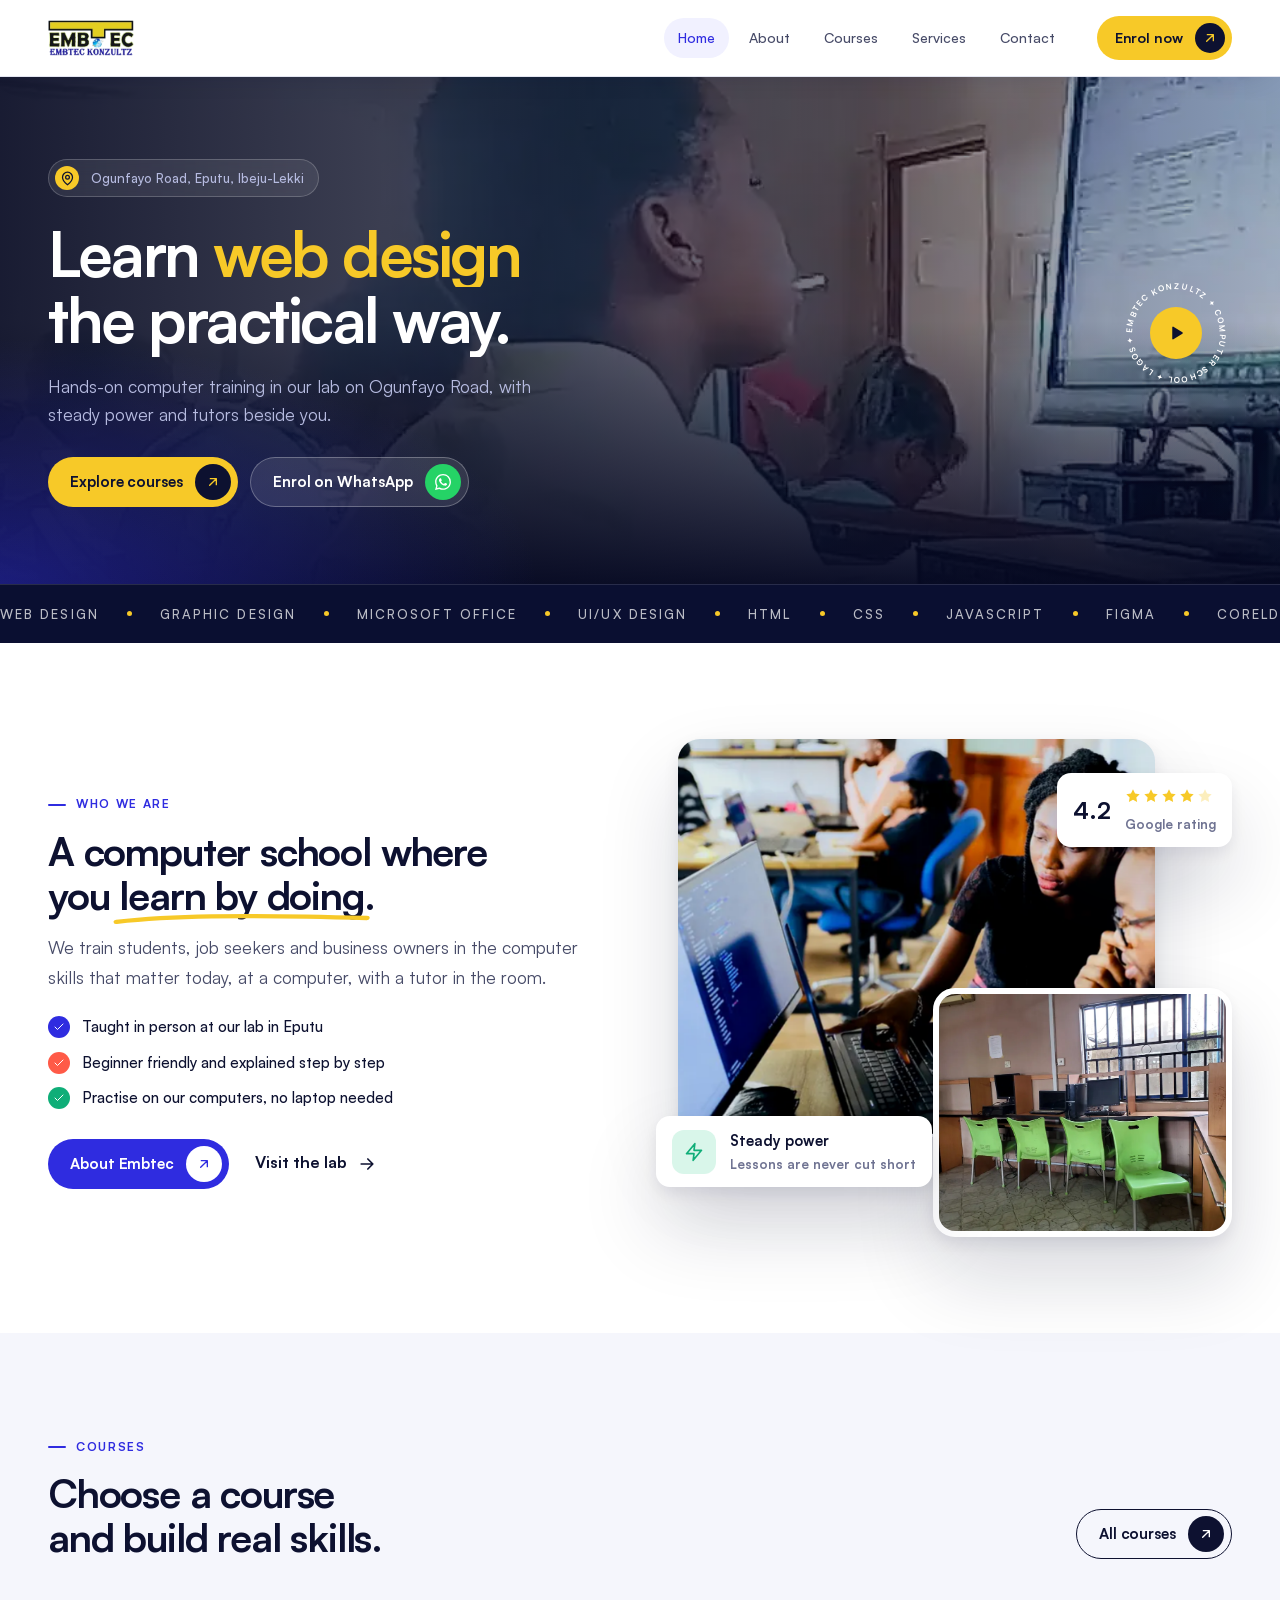
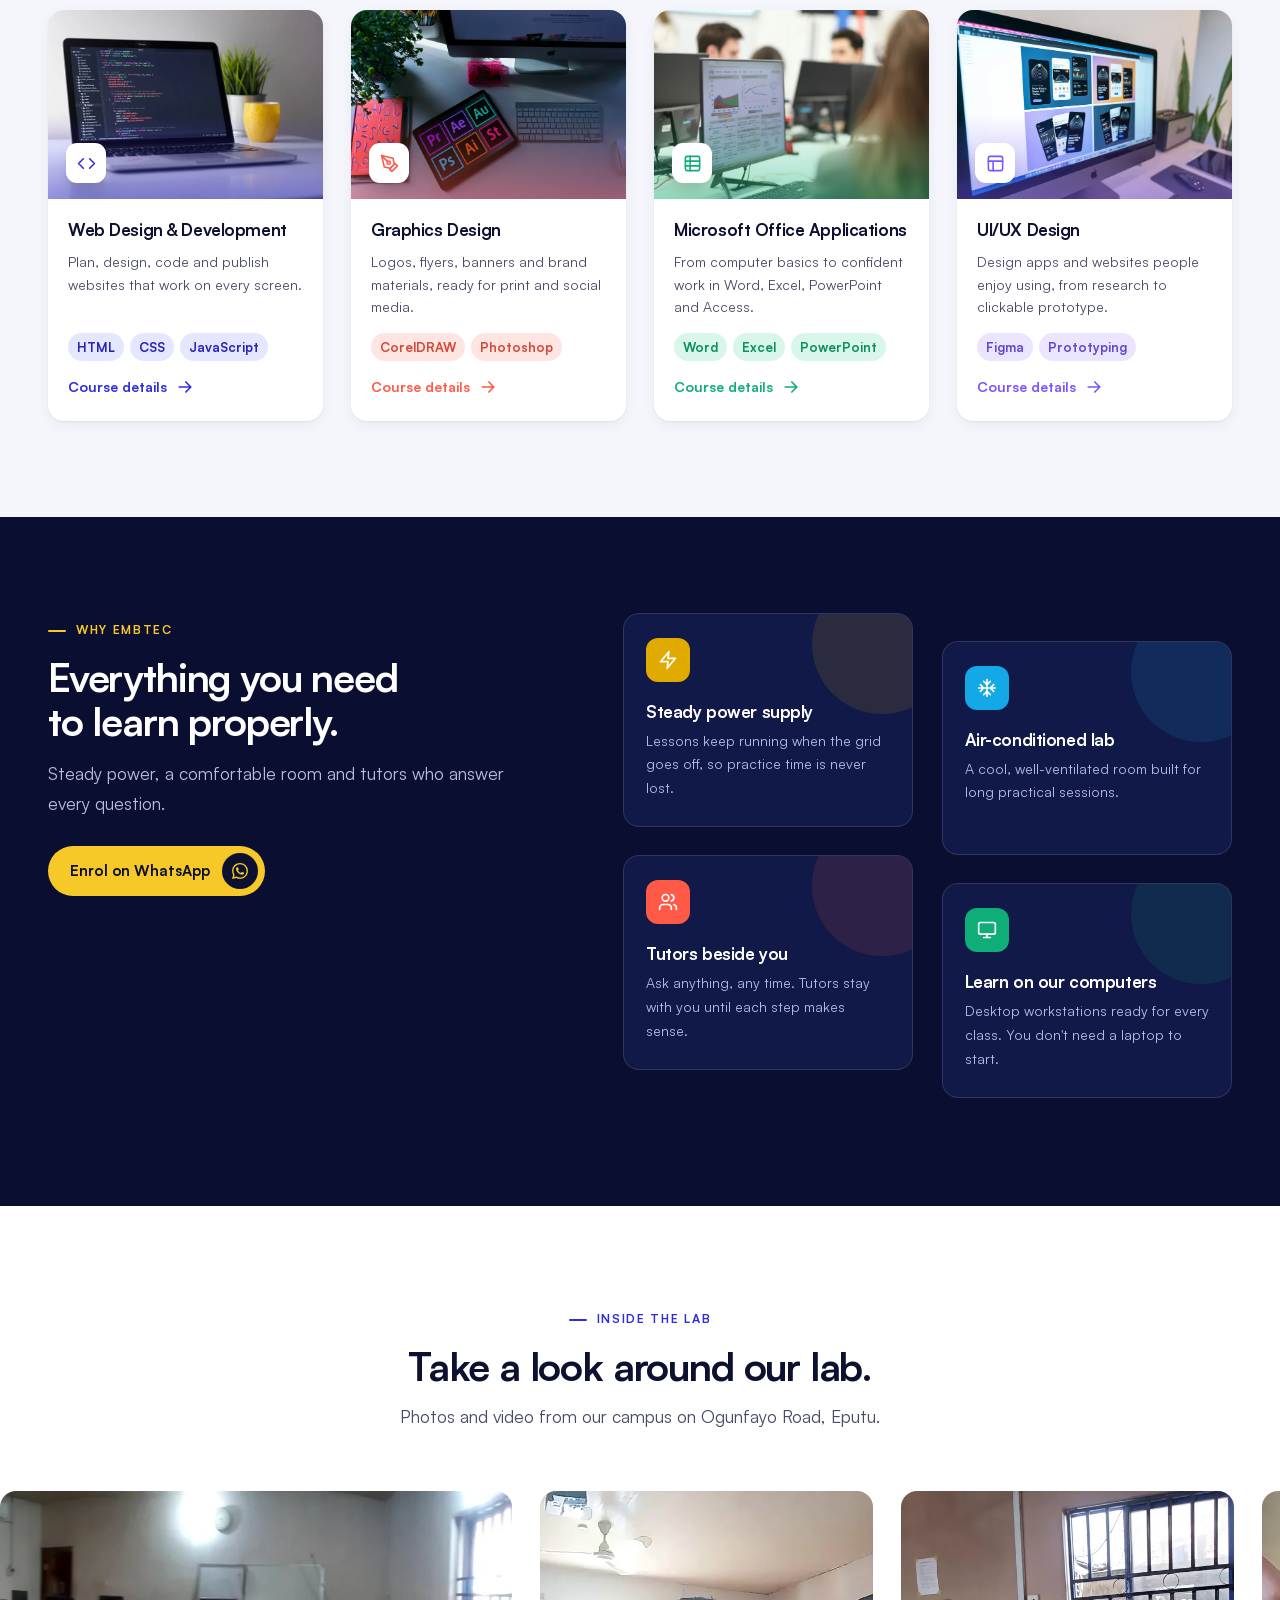
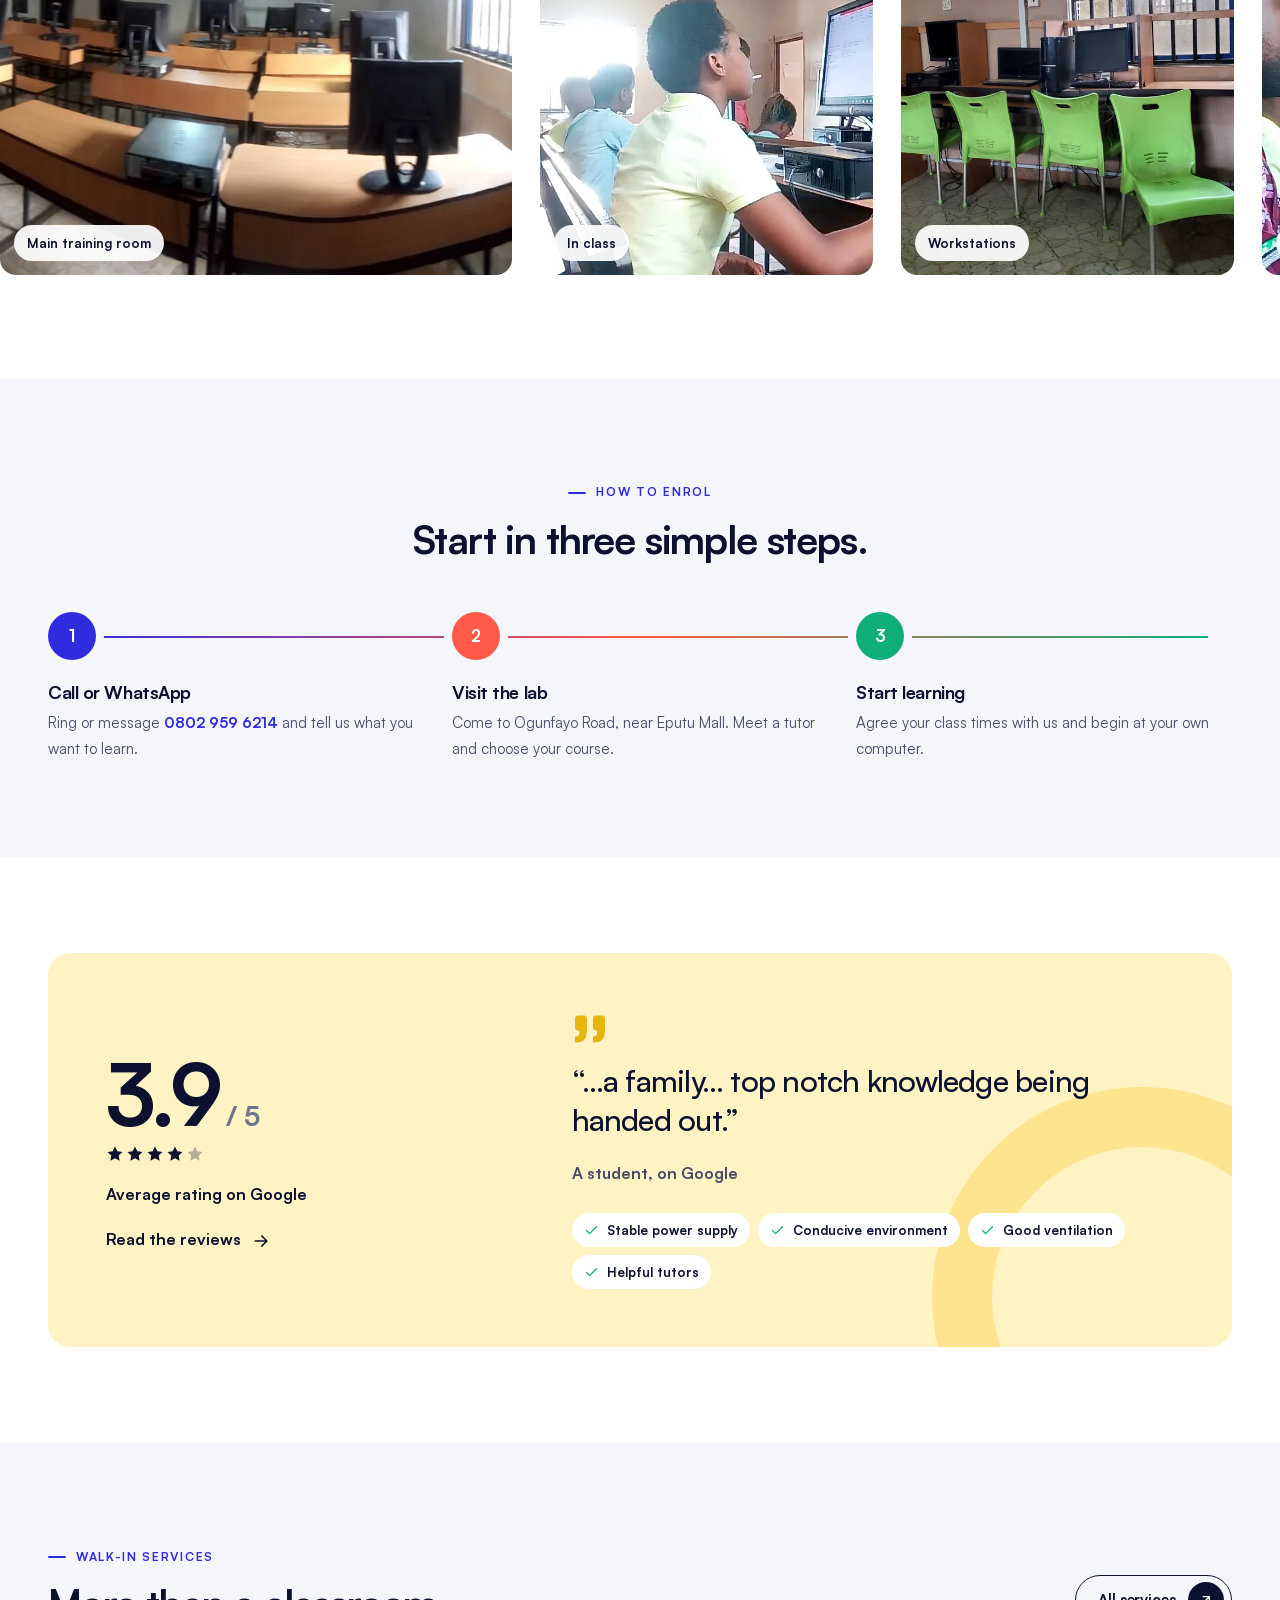
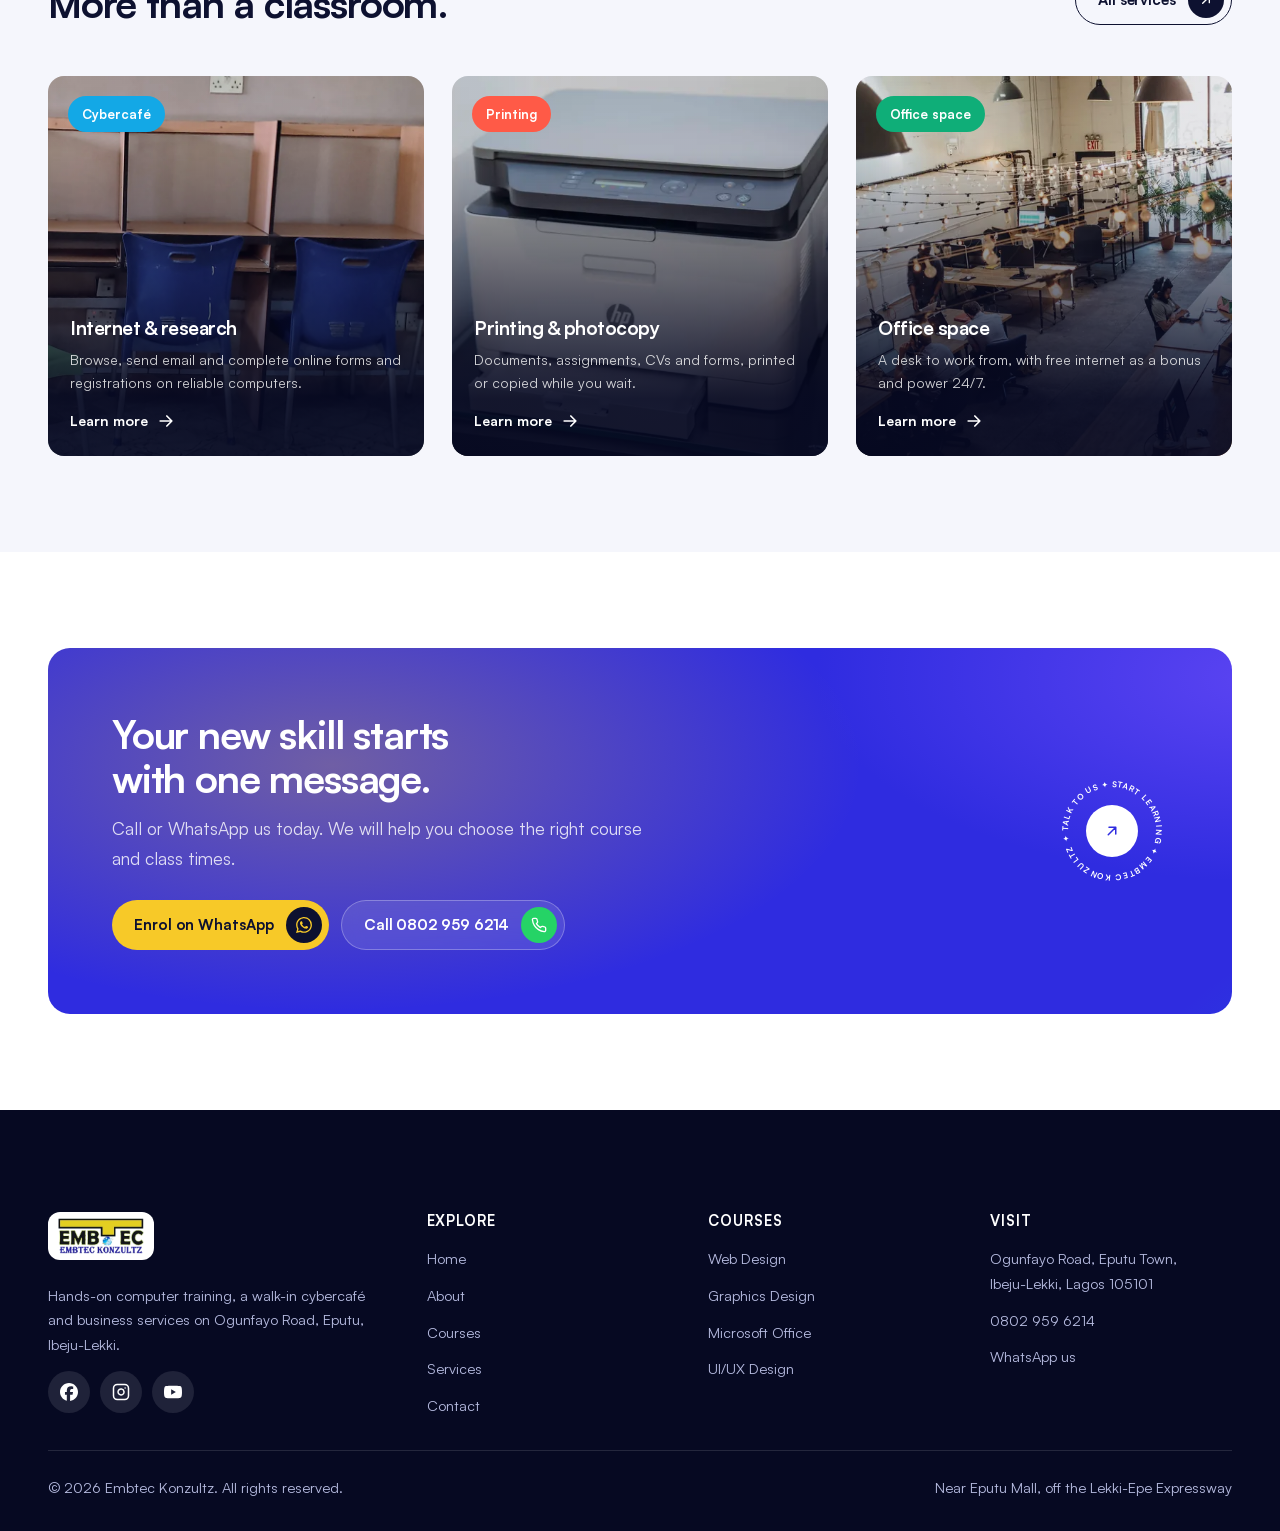
<file: index.html>
<!doctype html>
<html lang="en-NG">
<head>
  <meta charset="utf-8">
  <meta name="viewport" content="width=device-width, initial-scale=1, viewport-fit=cover">
  <title>Embtec Konzultz | Computer School in Eputu, Ibeju-Lekki, Lagos</title>
  <meta name="description" content="Hands-on computer training in Eputu, Ibeju-Lekki: web design, graphics design, Microsoft Office and databases. Walk-in cybercafé, printing and photocopy services.">
  <link rel="canonical" href="https://victorezekiel905-wq.github.io/embtec/">
  <meta name="theme-color" content="#0a0f31">

  <link rel="icon" href="favicon.ico" sizes="any">
  <link rel="icon" type="image/png" sizes="32x32" href="favicon-32x32.png">
  <link rel="apple-touch-icon" href="apple-touch-icon.png">
  <link rel="manifest" href="site.webmanifest">

  <meta property="og:type" content="website">
  <meta property="og:site_name" content="Embtec Konzultz">
  <meta property="og:locale" content="en_NG">
  <meta property="og:title" content="Embtec Konzultz | Computer School in Eputu, Ibeju-Lekki, Lagos">
  <meta property="og:description" content="Hands-on computer training in Eputu, Ibeju-Lekki: web design, graphics design, Microsoft Office and databases. Walk-in cybercafé, printing and photocopy services.">
  <meta property="og:url" content="https://victorezekiel905-wq.github.io/embtec/">
  <meta property="og:image" content="https://victorezekiel905-wq.github.io/embtec/assets/img/og-image.jpg">
  <meta property="og:image:width" content="1200">
  <meta property="og:image:height" content="630">
  <meta name="twitter:card" content="summary_large_image">

  <link rel="preload" href="assets/fonts/satoshi-400.woff2" as="font" type="font/woff2" crossorigin>
  <link rel="preload" href="assets/fonts/satoshi-700.woff2" as="font" type="font/woff2" crossorigin>
  <link rel="stylesheet" href="assets/css/style.css">
  <script>document.documentElement.classList.add('js');</script>
  <script src="assets/js/main.js" defer></script>
  <script type="application/ld+json">
  {
    "@context": "https://schema.org",
    "@type": ["EducationalOrganization", "LocalBusiness"],
    "name": "Embtec Konzultz",
    "description": "Computer school and business centre in Eputu, Ibeju-Lekki, Lagos: web design, graphics design, Microsoft Office and UI/UX training, plus cybercafé, printing, photocopy and office space.",
    "url": "https://victorezekiel905-wq.github.io/embtec/",
    "logo": "https://victorezekiel905-wq.github.io/embtec/assets/img/icon-512.png",
    "image": "https://victorezekiel905-wq.github.io/embtec/assets/img/og-image.jpg",
    "telephone": "+2348029596214",
    "address": { "@type": "PostalAddress", "streetAddress": "Ogunfayo Road", "addressLocality": "Eputu Town, Ibeju-Lekki", "addressRegion": "Lagos", "postalCode": "105101", "addressCountry": "NG" },
    "sameAs": ["https://www.facebook.com/embteckonzultzICT/", "https://www.instagram.com/embteckonzultz/", "https://www.youtube.com/@embteckonzultzcomputerscho2784"]
  }
  </script>
</head>
<body>
  <a class="skip-link" href="#main">Skip to content</a>
  <svg width="0" height="0" style="position:absolute" aria-hidden="true" focusable="false">
    <symbol id="i-arrow" viewBox="0 0 24 24"><g fill="none" stroke="currentColor" stroke-width="2" stroke-linecap="round" stroke-linejoin="round"><path d="M5 12h14M13 6l6 6-6 6"/></g></symbol>
    <symbol id="i-up-right" viewBox="0 0 24 24"><g fill="none" stroke="currentColor" stroke-width="2" stroke-linecap="round" stroke-linejoin="round"><path d="M7 17 17 7M8 7h9v9"/></g></symbol>
    <symbol id="i-phone" viewBox="0 0 24 24"><g fill="none" stroke="currentColor" stroke-width="2" stroke-linecap="round" stroke-linejoin="round"><path d="M22 16.92v3a2 2 0 0 1-2.18 2 19.79 19.79 0 0 1-8.63-3.07 19.5 19.5 0 0 1-6-6 19.79 19.79 0 0 1-3.07-8.67A2 2 0 0 1 4.11 2h3a2 2 0 0 1 2 1.72c.13.96.36 1.9.7 2.81a2 2 0 0 1-.45 2.11L8.09 9.91a16 16 0 0 0 6 6l1.27-1.27a2 2 0 0 1 2.11-.45c.91.34 1.85.57 2.81.7A2 2 0 0 1 22 16.92z"/></g></symbol>
    <symbol id="i-pin" viewBox="0 0 24 24"><g fill="none" stroke="currentColor" stroke-width="2" stroke-linecap="round" stroke-linejoin="round"><path d="M20 10c0 6-8 12-8 12s-8-6-8-12a8 8 0 0 1 16 0Z"/><circle cx="12" cy="10" r="3"/></g></symbol>
    <symbol id="i-star" viewBox="0 0 24 24"><path fill="currentColor" d="M12 2l3.09 6.26L22 9.27l-5 4.87 1.18 6.88L12 17.77l-6.18 3.25L7 14.14 2 9.27l6.91-1.01L12 2z"/></symbol>
    <symbol id="i-zap" viewBox="0 0 24 24"><g fill="none" stroke="currentColor" stroke-width="2" stroke-linecap="round" stroke-linejoin="round"><path d="M13 2 3 14h9l-1 8 10-12h-9l1-8z"/></g></symbol>
    <symbol id="i-snow" viewBox="0 0 24 24"><g fill="none" stroke="currentColor" stroke-width="2" stroke-linecap="round" stroke-linejoin="round"><path d="M2 12h20M12 2v20M20 16l-4-4 4-4M4 8l4 4-4 4M16 4l-4 4-4-4M8 20l4-4 4 4"/></g></symbol>
    <symbol id="i-users" viewBox="0 0 24 24"><g fill="none" stroke="currentColor" stroke-width="2" stroke-linecap="round" stroke-linejoin="round"><path d="M16 21v-2a4 4 0 0 0-4-4H6a4 4 0 0 0-4 4v2"/><circle cx="9" cy="7" r="4"/><path d="M22 21v-2a4 4 0 0 0-3-3.87M16 3.13a4 4 0 0 1 0 7.75"/></g></symbol>
    <symbol id="i-monitor" viewBox="0 0 24 24"><g fill="none" stroke="currentColor" stroke-width="2" stroke-linecap="round" stroke-linejoin="round"><rect x="2" y="3" width="20" height="14" rx="2"/><path d="M8 21h8M12 17v4"/></g></symbol>
    <symbol id="i-code" viewBox="0 0 24 24"><g fill="none" stroke="currentColor" stroke-width="2" stroke-linecap="round" stroke-linejoin="round"><path d="m16 18 6-6-6-6M8 6l-6 6 6 6"/></g></symbol>
    <symbol id="i-pen" viewBox="0 0 24 24"><g fill="none" stroke="currentColor" stroke-width="2" stroke-linecap="round" stroke-linejoin="round"><path d="m12 19 7-7 3 3-7 7-3-3z"/><path d="m18 13-1.5-7.5L2 2l3.5 14.5L13 18l5-5z"/><path d="m2 2 7.59 7.59"/><circle cx="11" cy="11" r="2"/></g></symbol>
    <symbol id="i-sheet" viewBox="0 0 24 24"><g fill="none" stroke="currentColor" stroke-width="2" stroke-linecap="round" stroke-linejoin="round"><rect x="3" y="3" width="18" height="18" rx="2"/><path d="M3 9h18M3 15h18M9 3v18"/></g></symbol>
    <symbol id="i-layout" viewBox="0 0 24 24"><g fill="none" stroke="currentColor" stroke-width="2" stroke-linecap="round" stroke-linejoin="round"><rect x="3" y="3" width="18" height="18" rx="2"/><path d="M3 9h18M9 21V9"/></g></symbol>
    <symbol id="i-office" viewBox="0 0 24 24"><g fill="none" stroke="currentColor" stroke-width="2" stroke-linecap="round" stroke-linejoin="round"><rect x="4" y="2" width="16" height="20" rx="2"/><path d="M9 22v-4h6v4M8 6h.01M16 6h.01M12 6h.01M12 10h.01M12 14h.01M16 10h.01M16 14h.01M8 10h.01M8 14h.01"/></g></symbol>
    <symbol id="i-db" viewBox="0 0 24 24"><g fill="none" stroke="currentColor" stroke-width="2" stroke-linecap="round" stroke-linejoin="round"><ellipse cx="12" cy="5" rx="9" ry="3"/><path d="M3 5v14a9 3 0 0 0 18 0V5"/><path d="M3 12a9 3 0 0 0 18 0"/></g></symbol>
    <symbol id="i-globe" viewBox="0 0 24 24"><g fill="none" stroke="currentColor" stroke-width="2" stroke-linecap="round" stroke-linejoin="round"><circle cx="12" cy="12" r="10"/><path d="M12 2a14.5 14.5 0 0 0 0 20 14.5 14.5 0 0 0 0-20M2 12h20"/></g></symbol>
    <symbol id="i-printer" viewBox="0 0 24 24"><g fill="none" stroke="currentColor" stroke-width="2" stroke-linecap="round" stroke-linejoin="round"><path d="M6 9V2h12v7"/><path d="M6 18H4a2 2 0 0 1-2-2v-5a2 2 0 0 1 2-2h16a2 2 0 0 1 2 2v5a2 2 0 0 1-2 2h-2"/><rect x="6" y="14" width="12" height="8"/></g></symbol>
    <symbol id="i-trend" viewBox="0 0 24 24"><g fill="none" stroke="currentColor" stroke-width="2" stroke-linecap="round" stroke-linejoin="round"><path d="M22 7l-8.5 8.5-5-5L2 17"/><path d="M16 7h6v6"/></g></symbol>
    <symbol id="i-check" viewBox="0 0 24 24"><g fill="none" stroke="currentColor" stroke-width="2" stroke-linecap="round" stroke-linejoin="round"><path d="M20 6 9 17l-5-5"/></g></symbol>
    <symbol id="i-target" viewBox="0 0 24 24"><g fill="none" stroke="currentColor" stroke-width="2" stroke-linecap="round" stroke-linejoin="round"><circle cx="12" cy="12" r="10"/><circle cx="12" cy="12" r="6"/><circle cx="12" cy="12" r="2"/></g></symbol>
    <symbol id="i-heart" viewBox="0 0 24 24"><g fill="none" stroke="currentColor" stroke-width="2" stroke-linecap="round" stroke-linejoin="round"><path d="M19 14c1.49-1.46 3-3.21 3-5.5A5.5 5.5 0 0 0 16.5 3c-1.76 0-3 .5-4.5 2-1.5-1.5-2.74-2-4.5-2A5.5 5.5 0 0 0 2 8.5c0 2.3 1.5 4.05 3 5.5l7 7Z"/></g></symbol>
    <symbol id="i-home" viewBox="0 0 24 24"><g fill="none" stroke="currentColor" stroke-width="2" stroke-linecap="round" stroke-linejoin="round"><path d="m3 9 9-7 9 7v11a2 2 0 0 1-2 2H5a2 2 0 0 1-2-2z"/><path d="M9 22V12h6v10"/></g></symbol>
    <symbol id="i-play" viewBox="0 0 24 24"><path fill="currentColor" d="M7 4.5v15a1 1 0 0 0 1.52.85l12-7.5a1 1 0 0 0 0-1.7l-12-7.5A1 1 0 0 0 7 4.5z"/></symbol>
    <symbol id="i-pause" viewBox="0 0 24 24"><path fill="currentColor" d="M6 4h4v16H6zM14 4h4v16h-4z"/></symbol>
    <symbol id="i-quote" viewBox="0 0 24 24"><path fill="currentColor" d="M3 21c3 0 7-1 7-8V5c0-1.25-.76-2.02-2-2H4c-1.25 0-2 .75-2 1.97V11c0 1.25.75 2 2 2 1 0 1 0 1 1v1c0 1-1 2-2 2s-1 .01-1 1.03V20c0 1 0 1 1 1zm12 0c3 0 7-1 7-8V5c0-1.25-.76-2.02-2-2h-4c-1.25 0-2 .75-2 1.97V11c0 1.25.75 2 2 2h.75c0 2.25.25 4-2.75 4v3c0 1 0 1 1 1z"/></symbol>
    <symbol id="i-whatsapp" viewBox="0 0 24 24"><path fill="currentColor" d="M17.47 14.38c-.3-.15-1.76-.87-2.03-.97-.27-.1-.47-.15-.67.15-.2.3-.77.97-.94 1.16-.17.2-.35.22-.64.07-.3-.15-1.26-.46-2.39-1.47-.88-.79-1.48-1.76-1.65-2.06-.17-.3-.02-.46.13-.61.13-.13.3-.35.45-.52.15-.17.2-.3.3-.5.1-.2.05-.37-.03-.52-.07-.15-.67-1.61-.92-2.21-.24-.58-.49-.5-.67-.51h-.57c-.2 0-.52.07-.79.37-.27.3-1.04 1.02-1.04 2.48 0 1.46 1.07 2.88 1.21 3.07.15.2 2.1 3.2 5.08 4.49.71.31 1.26.49 1.7.63.71.22 1.36.19 1.87.12.57-.09 1.76-.72 2-1.41.25-.7.25-1.29.17-1.41-.07-.13-.27-.2-.57-.35m-5.42 7.4h-.01a9.87 9.87 0 0 1-5.03-1.38l-.36-.21-3.74.98 1-3.65-.24-.37a9.86 9.86 0 0 1-1.51-5.26c0-5.45 4.44-9.88 9.89-9.88 2.64 0 5.12 1.03 6.99 2.9a9.83 9.83 0 0 1 2.89 6.99c0 5.45-4.44 9.88-9.88 9.88m8.41-18.3A11.82 11.82 0 0 0 12.05 0C5.5 0 .16 5.34.16 11.89c0 2.1.55 4.14 1.59 5.95L.06 24l6.3-1.65a11.88 11.88 0 0 0 5.68 1.45h.01c6.55 0 11.89-5.34 11.89-11.89a11.82 11.82 0 0 0-3.48-8.41z"/></symbol>
    <symbol id="i-facebook" viewBox="0 0 24 24"><path fill="currentColor" d="M9.1 23.69v-7.98H6.63v-3.67H9.1v-1.58c0-4.09 1.85-5.98 5.86-5.98.4 0 .96.04 1.47.1.39.04.77.11 1.14.2v3.32c-.22-.02-.44-.03-.65-.04-.24 0-.49-.01-.73-.01-.71 0-1.26.1-1.68.31-.28.14-.51.35-.68.62-.26.42-.37.99-.37 1.75v1.3h3.92l-.39 2.1-.29 1.56h-3.25v8.25C19.4 23.24 24 18.18 24 12.04c0-6.63-5.37-12-12-12s-12 5.37-12 12c0 5.63 3.87 10.35 9.1 11.65Z"/></symbol>
    <symbol id="i-instagram" viewBox="0 0 24 24"><g fill="none" stroke="currentColor" stroke-width="2" stroke-linecap="round" stroke-linejoin="round"><rect x="2" y="2" width="20" height="20" rx="5"/><path d="M16 11.37A4 4 0 1 1 12.63 8 4 4 0 0 1 16 11.37z"/><path d="M17.5 6.5h.01"/></g></symbol>
    <symbol id="i-youtube" viewBox="0 0 24 24"><path fill="currentColor" d="M23.5 6.19a3.02 3.02 0 0 0-2.12-2.14C19.5 3.55 12 3.55 12 3.55s-7.5 0-9.38.5A3.02 3.02 0 0 0 .5 6.19C0 8.07 0 12 0 12s0 3.93.5 5.81a3.02 3.02 0 0 0 2.12 2.14c1.87.5 9.38.5 9.38.5s7.5 0 9.38-.5a3.02 3.02 0 0 0 2.12-2.14C24 15.93 24 12 24 12s0-3.93-.5-5.81zM9.55 15.57V8.43L15.82 12l-6.27 3.57z"/></symbol>
  </svg>

  <header class="site-header is-solid">
    <div class="wrap header-inner">
      <a class="brand" href="index.html" aria-label="Embtec Konzultz, home"><img src="assets/img/logo.webp" alt="Embtec Konzultz" width="514" height="215"></a>
      <nav class="nav" aria-label="Main">
        <a href="index.html" aria-current="page">Home</a>
        <a href="about.html">About</a>
        <a href="courses.html">Courses</a>
        <a href="services.html">Services</a>
        <a href="contact.html">Contact</a>
      </nav>
      <div class="header-cta">
        <a class="btn btn-gold" href="https://wa.me/2348029596214?text=Hello%20Embtec%20Konzultz%2C%20I%20would%20like%20to%20enrol%20for%20a%20course." target="_blank" rel="noopener">Enrol now<span class="bubble"><svg class="icon" aria-hidden="true"><use href="#i-up-right"/></svg></span></a>
      </div>
      <button class="menu-btn" type="button" aria-expanded="false" aria-controls="menu" aria-label="Open menu"><span></span></button>
    </div>
  </header>

  <div class="menu dark" id="menu" inert>
    <nav aria-label="Menu">
      <a href="index.html" aria-current="page">Home<svg class="icon" aria-hidden="true"><use href="#i-arrow"/></svg></a>
      <a href="about.html">About<svg class="icon" aria-hidden="true"><use href="#i-arrow"/></svg></a>
      <a href="courses.html">Courses<svg class="icon" aria-hidden="true"><use href="#i-arrow"/></svg></a>
      <a href="services.html">Services<svg class="icon" aria-hidden="true"><use href="#i-arrow"/></svg></a>
      <a href="contact.html">Contact<svg class="icon" aria-hidden="true"><use href="#i-arrow"/></svg></a>
    </nav>
    <div class="menu-foot">
      <a class="btn btn-gold" href="https://wa.me/2348029596214?text=Hello%20Embtec%20Konzultz%2C%20I%20would%20like%20to%20enrol%20for%20a%20course." target="_blank" rel="noopener">Enrol on WhatsApp<span class="bubble"><svg class="icon" aria-hidden="true"><use href="#i-whatsapp"/></svg></span></a>
      <a class="btn btn-glass" href="tel:+2348029596214">Call&nbsp;0802&nbsp;959&nbsp;6214<span class="bubble"><svg class="icon" aria-hidden="true"><use href="#i-phone"/></svg></span></a>
      <p>Ogunfayo Road, Eputu Town, Ibeju-Lekki, Lagos</p>
    </div>
  </div>

  <main id="main">

    <section class="hero dark" aria-labelledby="hero-title">
      <div class="hero-media" aria-hidden="true">
        <video data-hero-video data-wide="assets/video/hero-wide.mp4" data-tall="assets/video/hero-tall.mp4" data-wide-poster="assets/video/hero-wide.webp" data-tall-poster="assets/video/hero-tall.webp" poster="assets/video/hero-wide.webp" muted loop playsinline preload="none"></video>
      </div>
      <div class="wrap">
        <div class="hero-content">
          <div class="hero-copy">
            <p class="hero-meta fade-up" style="--d:.1s"><span class="pin"><svg class="icon" aria-hidden="true"><use href="#i-pin"/></svg></span>Ogunfayo Road, Eputu, Ibeju-Lekki</p>
            <h1 class="hero-title" id="hero-title"><span class="sr-only">Learn web design, graphics, MS Office and UI/UX the practical way.</span>
              <span aria-hidden="true"><span class="line"><span>Learn <span class="rotator" data-rotator><b>web design</b><b>graphics</b><b>MS Office</b><b>UI/UX</b></span></span></span><span class="line"><span>the practical way.</span></span></span>
            </h1>
            <p class="hero-sub fade-up" style="--d:.55s">Hands-on computer training in our lab on Ogunfayo Road, with steady power and tutors beside you.</p>
            <div class="hero-actions fade-up" style="--d:.7s">
              <a class="btn btn-gold" href="courses.html">Explore courses<span class="bubble"><svg class="icon" aria-hidden="true"><use href="#i-up-right"/></svg></span></a>
              <a class="btn btn-glass" href="https://wa.me/2348029596214?text=Hello%20Embtec%20Konzultz%2C%20I%20would%20like%20to%20enrol%20for%20a%20course." target="_blank" rel="noopener">Enrol on WhatsApp<span class="bubble"><svg class="icon" aria-hidden="true"><use href="#i-whatsapp"/></svg></span></a>
            </div>
          </div>
          <button class="badge" type="button" data-video-toggle aria-label="Pause background video">
            <svg class="ring" viewBox="0 0 148 148" aria-hidden="true"><defs><path id="ring-path-button" d="M74 74m-58 0a58 58 0 1 1 116 0a58 58 0 1 1-116 0"/></defs><text><textPath href="#ring-path-button" textLength="362" lengthAdjust="spacing">Embtec Konzultz ✦ Computer School ✦ Lagos ✦</textPath></text></svg>
            <span class="core"><svg class="icon i-pause" aria-hidden="true"><use href="#i-pause"/></svg><svg class="icon i-play" aria-hidden="true"><use href="#i-play"/></svg></span>
          </button>
        </div>
      </div>
    </section>

    <div class="tapes" aria-hidden="true">
      <div class="tape tape-a"><div class="tape-track"><ul><li>Web Design</li><li>Graphic Design</li><li>Microsoft Office</li><li>UI/UX Design</li><li>HTML</li><li>CSS</li><li>JavaScript</li><li>Figma</li><li>CorelDRAW</li><li>Photoshop</li><li>Excel</li><li>Cybercafé</li><li>Printing &amp; Photocopy</li><li>Office Space</li></ul><ul aria-hidden="true"><li>Web Design</li><li>Graphic Design</li><li>Microsoft Office</li><li>UI/UX Design</li><li>HTML</li><li>CSS</li><li>JavaScript</li><li>Figma</li><li>CorelDRAW</li><li>Photoshop</li><li>Excel</li><li>Cybercafé</li><li>Printing &amp; Photocopy</li><li>Office Space</li></ul></div></div>
    </div>

    <section class="section" aria-labelledby="intro-title">
      <div class="wrap split">
        <div data-reveal>
          <p class="kicker">Who we are</p>
          <h2 class="h2" id="intro-title">A computer school where you <span class="underline">learn by doing.<svg viewBox="0 0 300 20" preserveAspectRatio="none" aria-hidden="true"><path d="M3 14c60-9 140-12 294-6"/></svg></span></h2>
          <p class="lead">We train students, job seekers and business owners in the computer skills that matter today, at a computer, with a tutor in the room.</p>
          <ul class="ticks">
            <li><span class="tick" style="--c:var(--royal)"><svg class="icon" aria-hidden="true"><use href="#i-check"/></svg></span>Taught in person at our lab in Eputu</li>
            <li><span class="tick" style="--c:var(--coral)"><svg class="icon" aria-hidden="true"><use href="#i-check"/></svg></span>Beginner friendly and explained step by step</li>
            <li><span class="tick" style="--c:var(--mint)"><svg class="icon" aria-hidden="true"><use href="#i-check"/></svg></span>Practise on our computers, no laptop needed</li>
          </ul>
          <div class="actions">
            <a class="btn btn-royal" href="about.html">About Embtec<span class="bubble"><svg class="icon" aria-hidden="true"><use href="#i-up-right"/></svg></span></a>
            <a class="link-arrow" href="contact.html#visit"><span>Visit the lab</span><svg class="icon" aria-hidden="true"><use href="#i-arrow"/></svg></a>
          </div>
        </div>
        <div class="collage" data-reveal="right">
          <figure class="ph ph-a"><img src="assets/img/learners-1400.webp" srcset="assets/img/learners-800.webp 800w, assets/img/learners-1400.webp 1400w" sizes="(min-width: 1024px) 45vw, 100vw" alt="Two learners working together at a computer" width="1400" height="933" loading="lazy" data-parallax="0.04"></figure>
          <figure class="ph ph-b"><img src="assets/img/workstations-900.webp" alt="Workstations with desktop computers in the lab" width="900" height="675" loading="lazy"></figure>
          <div class="float-card fc-rating"><span class="big">4.2</span><span><span class="stars" aria-hidden="true"><svg class="icon" aria-hidden="true"><use href="#i-star"/></svg><svg class="icon" aria-hidden="true"><use href="#i-star"/></svg><svg class="icon" aria-hidden="true"><use href="#i-star"/></svg><svg class="icon" aria-hidden="true"><use href="#i-star"/></svg><svg class="icon part" aria-hidden="true"><use href="#i-star"/></svg></span><small>Google rating</small></span></div>
          <div class="float-card fc-power"><span class="dot"><svg class="icon" aria-hidden="true"><use href="#i-zap"/></svg></span><span><strong>Steady power</strong><small>Lessons are never cut short</small></span></div>
        </div>
      </div>
    </section>

    <section class="section section-soft" aria-labelledby="courses-title">
      <div class="wrap">
        <div class="section-head">
          <div data-reveal>
            <p class="kicker">Courses</p>
            <h2 class="h2" id="courses-title">Choose a course and build real skills.</h2>
          </div>
          <a class="btn btn-line" href="courses.html" data-reveal>All courses<span class="bubble"><svg class="icon" aria-hidden="true"><use href="#i-up-right"/></svg></span></a>
        </div>
        <div class="course-grid">
          <article class="course-card c-web" data-reveal style="--d:0.00s">
            <div class="media"><img src="assets/img/web-800.webp" srcset="assets/img/web-800.webp 800w, assets/img/web-1400.webp 1400w" sizes="(min-width: 1180px) 300px, (min-width: 720px) 50vw, 100vw" width="1400" height="933" alt="" loading="lazy" decoding="async"><span class="badge-c"><svg class="icon" aria-hidden="true"><use href="#i-code"/></svg></span></div>
            <div class="body">
              <h3>Web Design &amp; Development</h3>
              <p>Plan, design, code and publish websites that work on every screen.</p>
              <div class="tools"><span>HTML</span><span>CSS</span><span>JavaScript</span></div>
              <a class="more stretched" href="courses.html#web-design">Course details<svg class="icon" aria-hidden="true"><use href="#i-arrow"/></svg></a>
            </div>
          </article>
          <article class="course-card c-graphics" data-reveal style="--d:0.08s">
            <div class="media"><img src="assets/img/graphics-800.webp" srcset="assets/img/graphics-800.webp 800w, assets/img/graphics-1400.webp 1400w" sizes="(min-width: 1180px) 300px, (min-width: 720px) 50vw, 100vw" width="1400" height="933" alt="" loading="lazy" decoding="async"><span class="badge-c"><svg class="icon" aria-hidden="true"><use href="#i-pen"/></svg></span></div>
            <div class="body">
              <h3>Graphics Design</h3>
              <p>Logos, flyers, banners and brand materials, ready for print and social media.</p>
              <div class="tools"><span>CorelDRAW</span><span>Photoshop</span></div>
              <a class="more stretched" href="courses.html#graphics-design">Course details<svg class="icon" aria-hidden="true"><use href="#i-arrow"/></svg></a>
            </div>
          </article>
          <article class="course-card c-office" data-reveal style="--d:0.16s">
            <div class="media"><img src="assets/img/office-800.webp" srcset="assets/img/office-800.webp 800w, assets/img/office-1400.webp 1400w" sizes="(min-width: 1180px) 300px, (min-width: 720px) 50vw, 100vw" width="1400" height="933" alt="" loading="lazy" decoding="async"><span class="badge-c"><svg class="icon" aria-hidden="true"><use href="#i-sheet"/></svg></span></div>
            <div class="body">
              <h3>Microsoft Office Applications</h3>
              <p>From computer basics to confident work in Word, Excel, PowerPoint and Access.</p>
              <div class="tools"><span>Word</span><span>Excel</span><span>PowerPoint</span></div>
              <a class="more stretched" href="courses.html#microsoft-office">Course details<svg class="icon" aria-hidden="true"><use href="#i-arrow"/></svg></a>
            </div>
          </article>
          <article class="course-card c-database" data-reveal style="--d:0.24s">
            <div class="media"><img src="assets/img/uiux-800.webp" srcset="assets/img/uiux-800.webp 800w, assets/img/uiux-1400.webp 1400w" sizes="(min-width: 1180px) 300px, (min-width: 720px) 50vw, 100vw" width="1400" height="933" alt="" loading="lazy" decoding="async"><span class="badge-c"><svg class="icon" aria-hidden="true"><use href="#i-layout"/></svg></span></div>
            <div class="body">
              <h3>UI/UX Design</h3>
              <p>Design apps and websites people enjoy using, from research to clickable prototype.</p>
              <div class="tools"><span>Figma</span><span>Prototyping</span></div>
              <a class="more stretched" href="courses.html#ui-ux">Course details<svg class="icon" aria-hidden="true"><use href="#i-arrow"/></svg></a>
            </div>
          </article>
        </div>
      </div>
    </section>

    <section class="section section-dark dark" aria-labelledby="why-title">
      <div class="wrap why">
        <div class="why-head" data-reveal>
          <p class="kicker">Why Embtec</p>
          <h2 class="h2" id="why-title">Everything you need to learn properly.</h2>
          <p class="lead">Steady power, a comfortable room and tutors who answer every question.</p>
          <a class="btn btn-gold" href="https://wa.me/2348029596214?text=Hello%20Embtec%20Konzultz%2C%20I%20would%20like%20to%20enrol%20for%20a%20course." target="_blank" rel="noopener">Enrol on WhatsApp<span class="bubble"><svg class="icon" aria-hidden="true"><use href="#i-whatsapp"/></svg></span></a>
        </div>
        <div class="features">
          <div class="feature f-gold" data-reveal><span class="ico"><svg class="icon" aria-hidden="true"><use href="#i-zap"/></svg></span><h3>Steady power supply</h3><p>Lessons keep running when the grid goes off, so practice time is never lost.</p></div>
          <div class="feature f-sky" data-reveal style="--d:.08s"><span class="ico"><svg class="icon" aria-hidden="true"><use href="#i-snow"/></svg></span><h3>Air-conditioned lab</h3><p>A cool, well-ventilated room built for long practical sessions.</p></div>
          <div class="feature f-coral" data-reveal style="--d:.16s"><span class="ico"><svg class="icon" aria-hidden="true"><use href="#i-users"/></svg></span><h3>Tutors beside you</h3><p>Ask anything, any time. Tutors stay with you until each step makes sense.</p></div>
          <div class="feature f-mint" data-reveal style="--d:.24s"><span class="ico"><svg class="icon" aria-hidden="true"><use href="#i-monitor"/></svg></span><h3>Learn on our computers</h3><p>Desktop workstations ready for every class. You don't need a laptop to start.</p></div>
        </div>
      </div>
    </section>

    <section class="section" aria-labelledby="lab-title">
      <div class="wrap">
        <div class="section-head center" data-reveal>
          <div>
            <p class="kicker">Inside the lab</p>
            <h2 class="h2" id="lab-title">Take a look around our lab.</h2>
            <p class="lead">Photos and video from our campus on Ogunfayo Road, Eputu.</p>
          </div>
        </div>
      </div>
      <div class="gallery" data-reveal>
        <div class="gallery-track"><figure class="wide"><img src="assets/img/classroom-1200.webp" alt="The main training room with rows of desks and desktop computers" loading="lazy" decoding="async"><figcaption>Main training room</figcaption></figure><figure><img src="assets/img/student-720.webp" alt="A student working at a desktop computer in the lab" loading="lazy" decoding="async"><figcaption>In class</figcaption></figure><figure><img src="assets/img/workstations-900.webp" alt="Workstations with desktop computers and green chairs" loading="lazy" decoding="async"><figcaption>Workstations</figcaption></figure><figure><img src="assets/img/tutor-720.webp" alt="A tutor sitting with students at a computer" loading="lazy" decoding="async"><figcaption>Tutor and students</figcaption></figure><figure class="wide"><img src="assets/img/booths-900.webp" alt="A row of wooden practice booths with coloured chairs" loading="lazy" decoding="async"><figcaption>Practice booths</figcaption></figure><div style="display:contents" aria-hidden="true"><figure class="wide"><img src="assets/img/classroom-1200.webp" alt="" loading="lazy" decoding="async"><figcaption>Main training room</figcaption></figure><figure><img src="assets/img/student-720.webp" alt="" loading="lazy" decoding="async"><figcaption>In class</figcaption></figure><figure><img src="assets/img/workstations-900.webp" alt="" loading="lazy" decoding="async"><figcaption>Workstations</figcaption></figure><figure><img src="assets/img/tutor-720.webp" alt="" loading="lazy" decoding="async"><figcaption>Tutor and students</figcaption></figure><figure class="wide"><img src="assets/img/booths-900.webp" alt="" loading="lazy" decoding="async"><figcaption>Practice booths</figcaption></figure></div></div>
      </div>
    </section>

    <section class="section section-soft" aria-labelledby="steps-title">
      <div class="wrap">
        <div class="section-head center" data-reveal>
          <div>
            <p class="kicker">How to enrol</p>
            <h2 class="h2" id="steps-title">Start in three simple steps.</h2>
          </div>
        </div>
        <ol class="steps">
          <li class="step s1" data-reveal><span class="num">1</span><h3>Call or WhatsApp</h3><p>Ring or message <a href="tel:+2348029596214">0802&nbsp;959&nbsp;6214</a> and tell us what you want to learn.</p></li>
          <li class="step s2" data-reveal style="--d:.12s"><span class="num">2</span><h3>Visit the lab</h3><p>Come to Ogunfayo Road, near Eputu Mall. Meet a tutor and choose your course.</p></li>
          <li class="step s3" data-reveal style="--d:.24s"><span class="num">3</span><h3>Start learning</h3><p>Agree your class times with us and begin at your own computer.</p></li>
        </ol>
      </div>
    </section>

    <section class="section" aria-labelledby="review-title">
      <div class="wrap">
        <div class="review" data-reveal="zoom">
          <div class="score">
            <h2 class="sr-only" id="review-title">What students say</h2>
            <p class="big"><span data-count="4.2">4.2</span><small> / 5</small></p>
            <span class="stars" aria-hidden="true"><svg class="icon" aria-hidden="true"><use href="#i-star"/></svg><svg class="icon" aria-hidden="true"><use href="#i-star"/></svg><svg class="icon" aria-hidden="true"><use href="#i-star"/></svg><svg class="icon" aria-hidden="true"><use href="#i-star"/></svg><svg class="icon part" aria-hidden="true"><use href="#i-star"/></svg></span>
            <p>Average rating on Google</p>
            <a class="link-arrow" href="https://www.google.com/maps/search/?api=1&amp;query=Embtec%20Konzultz%2C%20Ogunfayo%20Rd%2C%20Eputu%20Town%2C%20Lagos" target="_blank" rel="noopener" style="margin-top:18px"><span>Read the reviews</span><svg class="icon" aria-hidden="true"><use href="#i-arrow"/></svg></a>
          </div>
          <div class="quote">
            <svg class="mark" aria-hidden="true"><use href="#i-quote"/></svg>
            <figure><blockquote><p>“…a family… top notch knowledge being handed out.”</p></blockquote>
            <figcaption>A student, on Google</figcaption></figure>
            <ul class="mentions">
              <li><svg class="icon" aria-hidden="true"><use href="#i-check"/></svg>Stable power supply</li>
              <li><svg class="icon" aria-hidden="true"><use href="#i-check"/></svg>Conducive environment</li>
              <li><svg class="icon" aria-hidden="true"><use href="#i-check"/></svg>Good ventilation</li>
              <li><svg class="icon" aria-hidden="true"><use href="#i-check"/></svg>Helpful tutors</li>
            </ul>
          </div>
        </div>
      </div>
    </section>

    <section class="section section-soft" aria-labelledby="services-title">
      <div class="wrap">
        <div class="section-head">
          <div data-reveal>
            <p class="kicker">Walk-in services</p>
            <h2 class="h2" id="services-title">More than a classroom.</h2>
          </div>
          <a class="btn btn-line" href="services.html" data-reveal>All services<span class="bubble"><svg class="icon" aria-hidden="true"><use href="#i-up-right"/></svg></span></a>
        </div>
        <div class="service-grid">
          <article class="service-card c-cyber" data-reveal><img src="assets/img/booths-1400.webp" alt="" loading="lazy" decoding="async"><span class="tag">Cybercafé</span><div class="body"><h3>Internet &amp; research</h3><p>Browse, send email and complete online forms and registrations on reliable computers.</p><a class="more stretched" href="services.html#cybercafe">Learn more<svg class="icon" aria-hidden="true"><use href="#i-arrow"/></svg></a></div></article>
          <article class="service-card c-print" data-reveal style="--d:.08s"><img src="assets/img/printing-800.webp" srcset="assets/img/printing-800.webp 800w, assets/img/printing-1400.webp 1400w" sizes="(min-width: 1024px) 33vw, 100vw" width="1400" height="933" alt="" loading="lazy" decoding="async"><span class="tag">Printing</span><div class="body"><h3>Printing &amp; photocopy</h3><p>Documents, assignments, CVs and forms, printed or copied while you wait.</p><a class="more stretched" href="services.html#printing">Learn more<svg class="icon" aria-hidden="true"><use href="#i-arrow"/></svg></a></div></article>
          <article class="service-card c-finance" data-reveal style="--d:.16s"><img src="assets/img/officespace-800.webp" srcset="assets/img/officespace-800.webp 800w, assets/img/officespace-1400.webp 1400w" sizes="(min-width: 1024px) 33vw, 100vw" width="1400" height="933" alt="" loading="lazy" decoding="async"><span class="tag">Office space</span><div class="body"><h3>Office space</h3><p>A desk to work from, with free internet as a bonus and power 24/7.</p><a class="more stretched" href="services.html#office-space">Learn more<svg class="icon" aria-hidden="true"><use href="#i-arrow"/></svg></a></div></article>
        </div>
      </div>
    </section>

    <section class="section" aria-labelledby="cta-title">
      <div class="wrap">
        <div class="cta dark" data-reveal="zoom">
          <div>
            <h2 class="h2" id="cta-title">Your new skill starts with one message.</h2>
            <p>Call or WhatsApp us today. We will help you choose the right course and class times.</p>
            <div class="actions">
              <a class="btn btn-gold" href="https://wa.me/2348029596214?text=Hello%20Embtec%20Konzultz%2C%20I%20would%20like%20to%20enrol%20for%20a%20course." target="_blank" rel="noopener">Enrol on WhatsApp<span class="bubble"><svg class="icon" aria-hidden="true"><use href="#i-whatsapp"/></svg></span></a>
              <a class="btn btn-glass" href="tel:+2348029596214">Call&nbsp;0802&nbsp;959&nbsp;6214<span class="bubble"><svg class="icon" aria-hidden="true"><use href="#i-phone"/></svg></span></a>
            </div>
          </div>
          <a class="badge" href="contact.html" aria-label="Contact Embtec Konzultz">
            <svg class="ring" viewBox="0 0 148 148" aria-hidden="true"><defs><path id="ring-path-a" d="M74 74m-58 0a58 58 0 1 1 116 0a58 58 0 1 1-116 0"/></defs><text><textPath href="#ring-path-a" textLength="362" lengthAdjust="spacing">Talk to us ✦ Start learning ✦ Embtec Konzultz ✦</textPath></text></svg>
            <span class="core"><svg class="icon" aria-hidden="true"><use href="#i-up-right"/></svg></span>
          </a>
        </div>
      </div>
    </section>
  </main>

  <footer class="site-footer dark">
    <div class="wrap">
      <div class="footer-top">
        <div class="footer-brand">
          <a class="brand" href="index.html" aria-label="Embtec Konzultz, home"><img src="assets/img/logo.webp" alt="Embtec Konzultz" width="514" height="215" loading="lazy"></a>
          <p>Hands-on computer training, a walk-in cybercafé and business services on Ogunfayo Road, Eputu, Ibeju-Lekki.</p>
          <div class="socials">
            <a href="https://www.facebook.com/embteckonzultzICT/" target="_blank" rel="noopener" aria-label="Facebook"><svg class="icon" aria-hidden="true"><use href="#i-facebook"/></svg></a>
            <a href="https://www.instagram.com/embteckonzultz/" target="_blank" rel="noopener" aria-label="Instagram"><svg class="icon" aria-hidden="true"><use href="#i-instagram"/></svg></a>
            <a href="https://www.youtube.com/@embteckonzultzcomputerscho2784" target="_blank" rel="noopener" aria-label="YouTube"><svg class="icon" aria-hidden="true"><use href="#i-youtube"/></svg></a>
          </div>
        </div>
        <div class="footer-col">
          <h2>Explore</h2>
          <ul>
            <li><a href="index.html">Home</a></li>
            <li><a href="about.html">About</a></li>
            <li><a href="courses.html">Courses</a></li>
            <li><a href="services.html">Services</a></li>
            <li><a href="contact.html">Contact</a></li>
          </ul>
        </div>
        <div class="footer-col">
          <h2>Courses</h2>
          <ul>
            <li><a href="courses.html#web-design">Web Design</a></li>
            <li><a href="courses.html#graphics-design">Graphics Design</a></li>
            <li><a href="courses.html#microsoft-office">Microsoft Office</a></li>
            <li><a href="courses.html#ui-ux">UI/UX Design</a></li>
          </ul>
        </div>
        <div class="footer-col">
          <h2>Visit</h2>
          <ul>
            <li><address>Ogunfayo Road, Eputu Town,<br>Ibeju-Lekki, Lagos 105101</address></li>
            <li><a href="tel:+2348029596214">0802&nbsp;959&nbsp;6214</a></li>
            <li><a href="https://wa.me/2348029596214?text=Hello%20Embtec%20Konzultz%2C%20I%20would%20like%20to%20enrol%20for%20a%20course." target="_blank" rel="noopener">WhatsApp us</a></li>
          </ul>
        </div>
      </div>
      <div class="footer-bottom">
        <p>© <span data-year>2026</span> Embtec Konzultz. All rights reserved.</p>
        <p>Near Eputu Mall, off the Lekki-Epe Expressway</p>
      </div>
    </div>
  </footer>

  <a class="wa" href="https://wa.me/2348029596214?text=Hello%20Embtec%20Konzultz%2C%20I%20would%20like%20to%20enrol%20for%20a%20course." target="_blank" rel="noopener" aria-label="Chat with Embtec Konzultz on WhatsApp"><svg class="icon" aria-hidden="true"><use href="#i-whatsapp"/></svg></a>
</body>
</html>
</file>
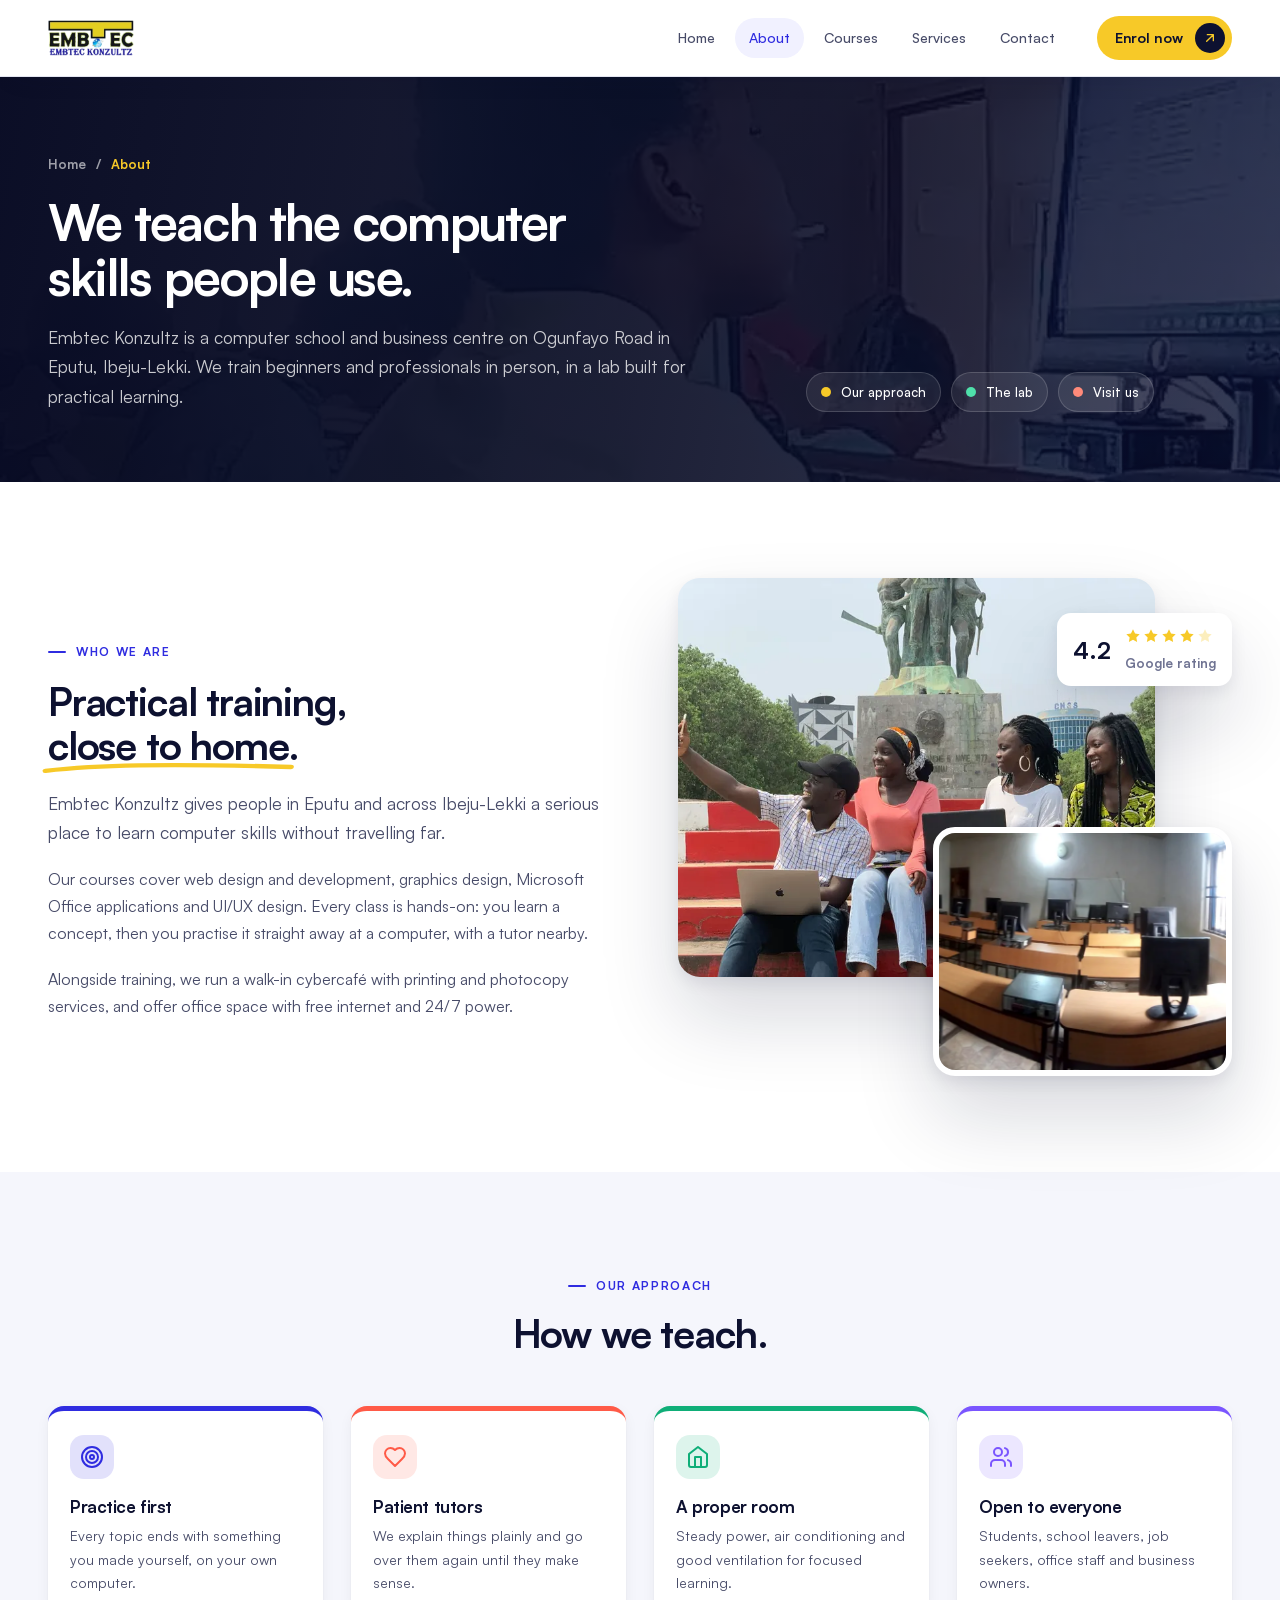
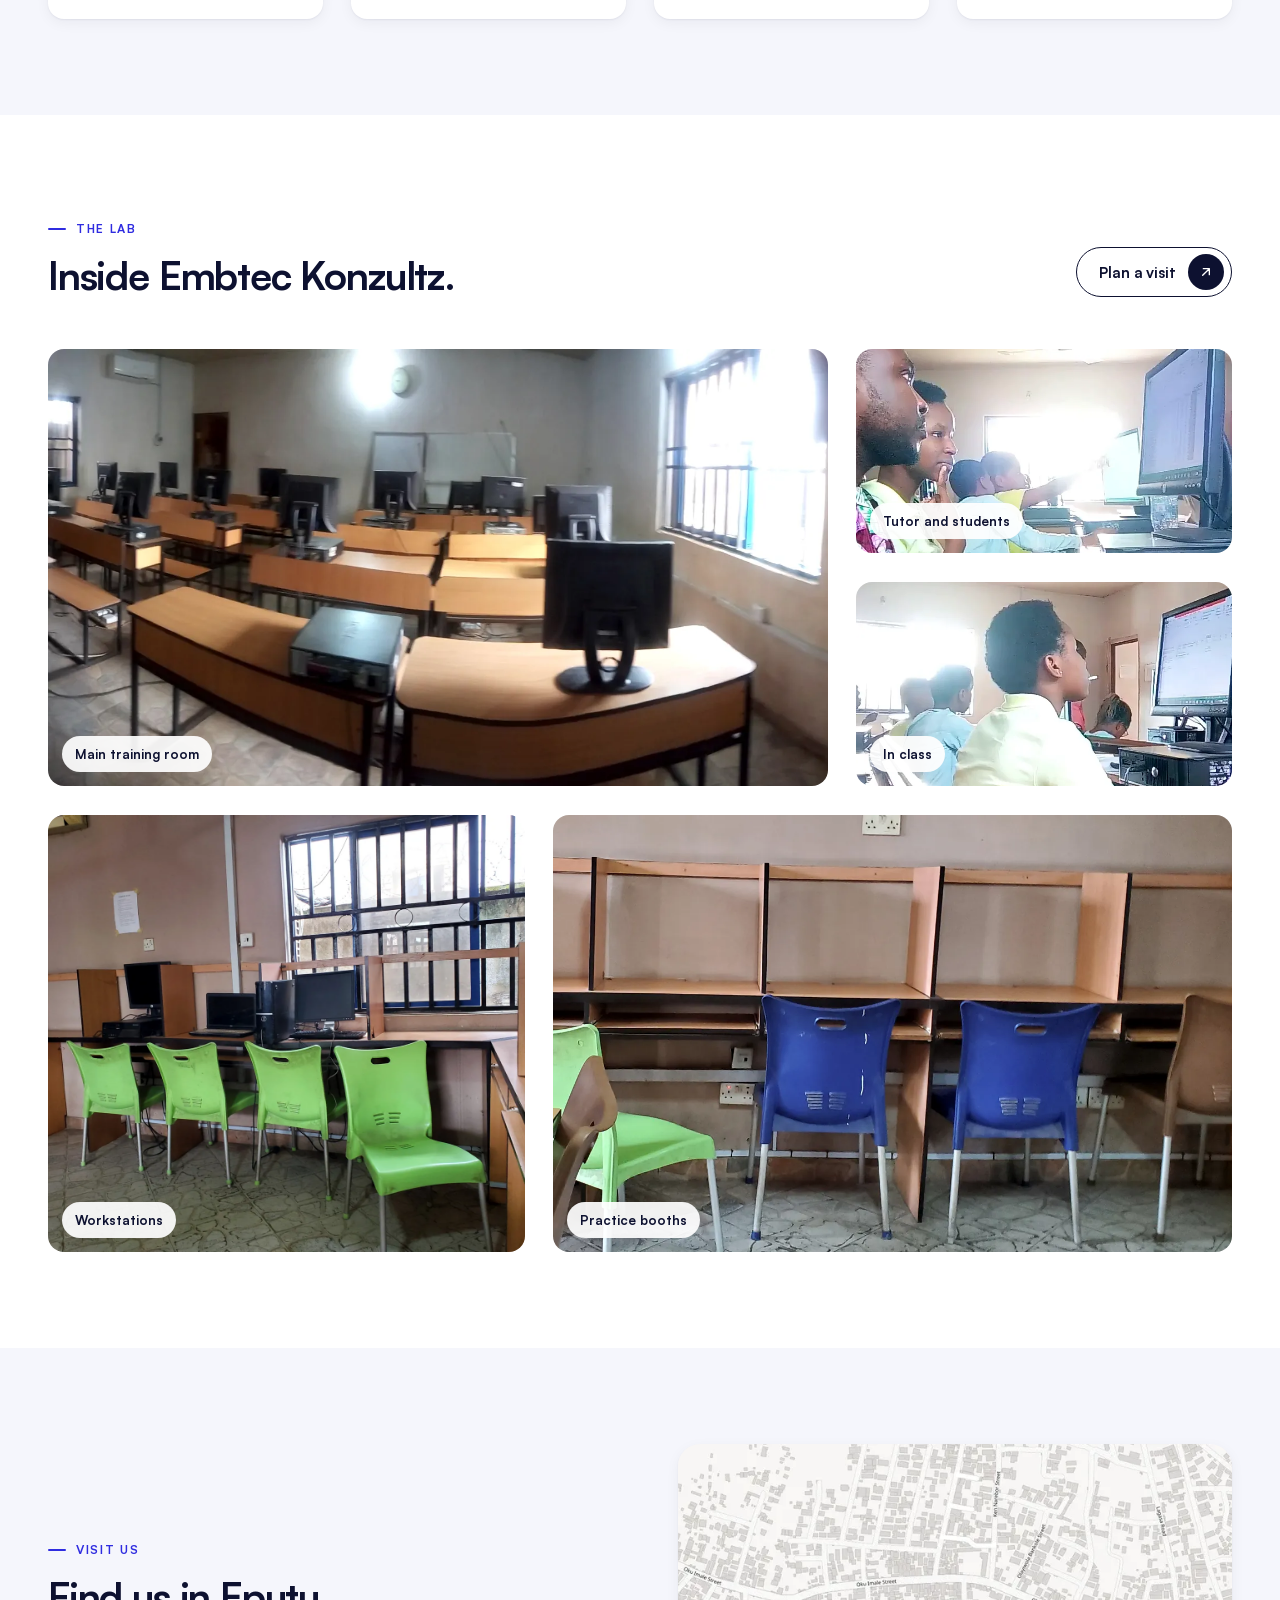
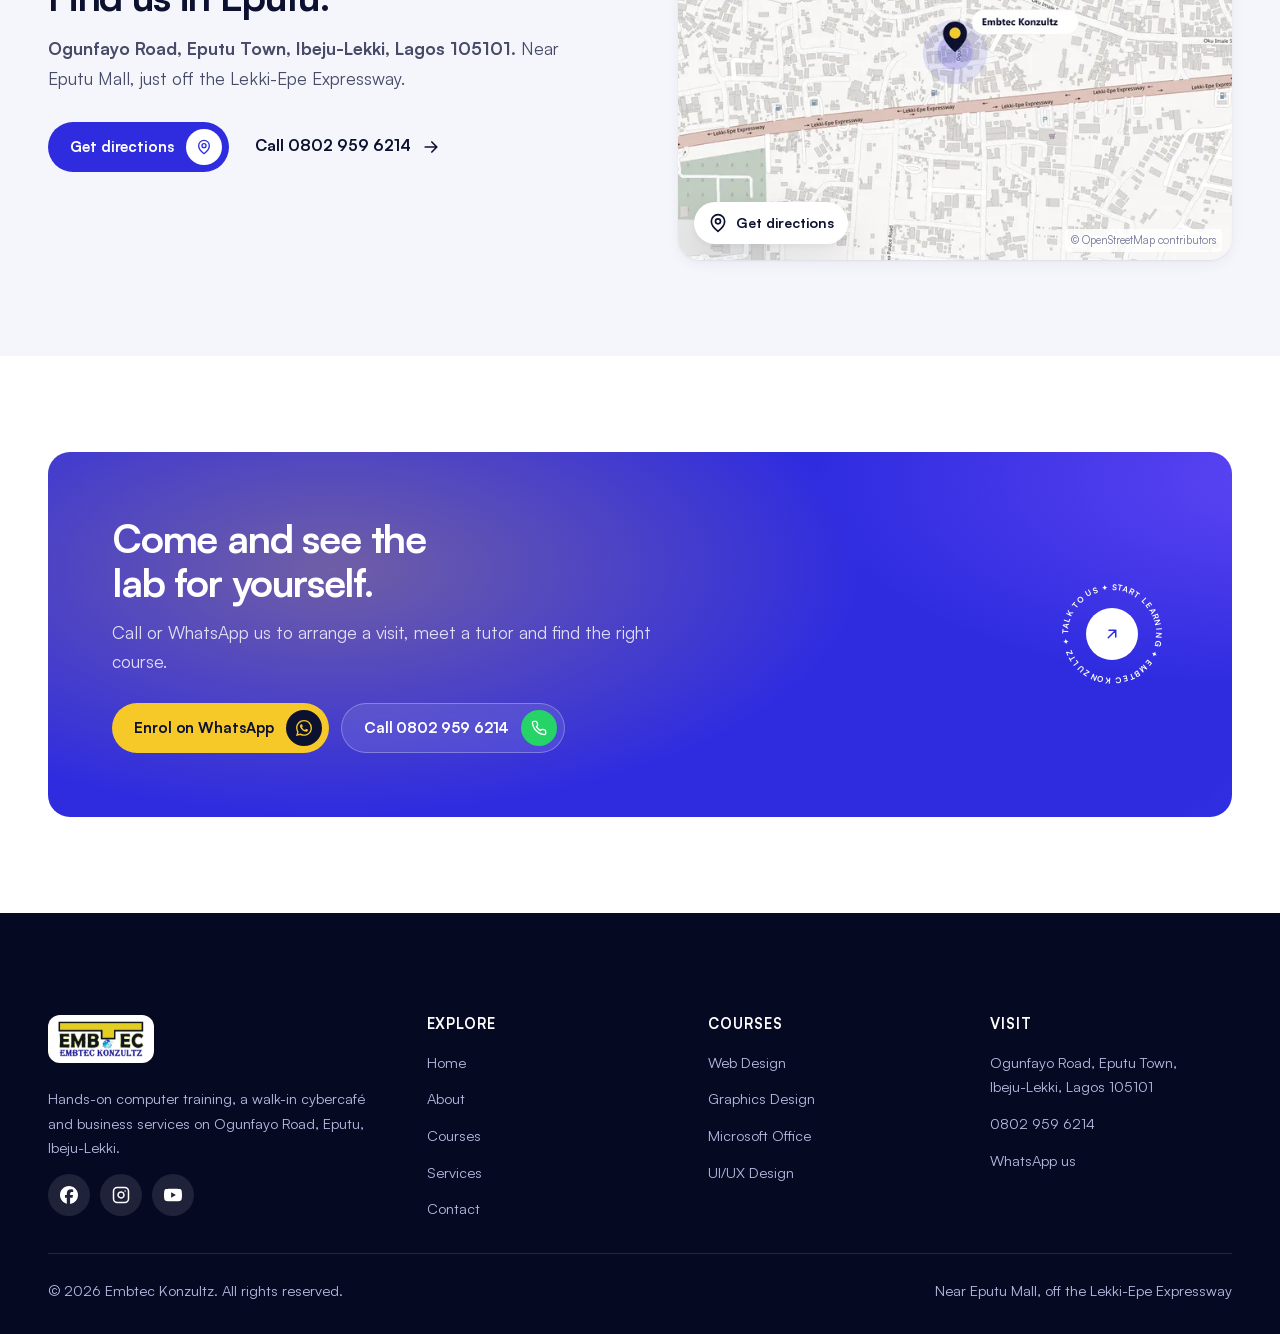
<file: about.html>
<!doctype html>
<html lang="en-NG">
<head>
  <meta charset="utf-8">
  <meta name="viewport" content="width=device-width, initial-scale=1, viewport-fit=cover">
  <title>About | Embtec Konzultz</title>
  <meta name="description" content="Embtec Konzultz is a computer school and business centre on Ogunfayo Road, Eputu, teaching practical computer skills in person.">
  <link rel="canonical" href="https://victorezekiel905-wq.github.io/embtec/about.html">
  <meta name="theme-color" content="#0a0f31">

  <link rel="icon" href="favicon.ico" sizes="any">
  <link rel="icon" type="image/png" sizes="32x32" href="favicon-32x32.png">
  <link rel="apple-touch-icon" href="apple-touch-icon.png">
  <link rel="manifest" href="site.webmanifest">

  <meta property="og:type" content="website">
  <meta property="og:site_name" content="Embtec Konzultz">
  <meta property="og:locale" content="en_NG">
  <meta property="og:title" content="About | Embtec Konzultz">
  <meta property="og:description" content="Embtec Konzultz is a computer school and business centre on Ogunfayo Road, Eputu, teaching practical computer skills in person.">
  <meta property="og:url" content="https://victorezekiel905-wq.github.io/embtec/about.html">
  <meta property="og:image" content="https://victorezekiel905-wq.github.io/embtec/assets/img/og-image.jpg">
  <meta property="og:image:width" content="1200">
  <meta property="og:image:height" content="630">
  <meta name="twitter:card" content="summary_large_image">

  <link rel="preload" href="assets/fonts/satoshi-400.woff2" as="font" type="font/woff2" crossorigin>
  <link rel="preload" href="assets/fonts/satoshi-700.woff2" as="font" type="font/woff2" crossorigin>
  <link rel="stylesheet" href="assets/css/style.css">
  <script>document.documentElement.classList.add('js');</script>
  <script src="assets/js/main.js" defer></script>
</head>
<body>
  <a class="skip-link" href="#main">Skip to content</a>
  <svg width="0" height="0" style="position:absolute" aria-hidden="true" focusable="false">
    <symbol id="i-arrow" viewBox="0 0 24 24"><g fill="none" stroke="currentColor" stroke-width="2" stroke-linecap="round" stroke-linejoin="round"><path d="M5 12h14M13 6l6 6-6 6"/></g></symbol>
    <symbol id="i-up-right" viewBox="0 0 24 24"><g fill="none" stroke="currentColor" stroke-width="2" stroke-linecap="round" stroke-linejoin="round"><path d="M7 17 17 7M8 7h9v9"/></g></symbol>
    <symbol id="i-phone" viewBox="0 0 24 24"><g fill="none" stroke="currentColor" stroke-width="2" stroke-linecap="round" stroke-linejoin="round"><path d="M22 16.92v3a2 2 0 0 1-2.18 2 19.79 19.79 0 0 1-8.63-3.07 19.5 19.5 0 0 1-6-6 19.79 19.79 0 0 1-3.07-8.67A2 2 0 0 1 4.11 2h3a2 2 0 0 1 2 1.72c.13.96.36 1.9.7 2.81a2 2 0 0 1-.45 2.11L8.09 9.91a16 16 0 0 0 6 6l1.27-1.27a2 2 0 0 1 2.11-.45c.91.34 1.85.57 2.81.7A2 2 0 0 1 22 16.92z"/></g></symbol>
    <symbol id="i-pin" viewBox="0 0 24 24"><g fill="none" stroke="currentColor" stroke-width="2" stroke-linecap="round" stroke-linejoin="round"><path d="M20 10c0 6-8 12-8 12s-8-6-8-12a8 8 0 0 1 16 0Z"/><circle cx="12" cy="10" r="3"/></g></symbol>
    <symbol id="i-star" viewBox="0 0 24 24"><path fill="currentColor" d="M12 2l3.09 6.26L22 9.27l-5 4.87 1.18 6.88L12 17.77l-6.18 3.25L7 14.14 2 9.27l6.91-1.01L12 2z"/></symbol>
    <symbol id="i-zap" viewBox="0 0 24 24"><g fill="none" stroke="currentColor" stroke-width="2" stroke-linecap="round" stroke-linejoin="round"><path d="M13 2 3 14h9l-1 8 10-12h-9l1-8z"/></g></symbol>
    <symbol id="i-snow" viewBox="0 0 24 24"><g fill="none" stroke="currentColor" stroke-width="2" stroke-linecap="round" stroke-linejoin="round"><path d="M2 12h20M12 2v20M20 16l-4-4 4-4M4 8l4 4-4 4M16 4l-4 4-4-4M8 20l4-4 4 4"/></g></symbol>
    <symbol id="i-users" viewBox="0 0 24 24"><g fill="none" stroke="currentColor" stroke-width="2" stroke-linecap="round" stroke-linejoin="round"><path d="M16 21v-2a4 4 0 0 0-4-4H6a4 4 0 0 0-4 4v2"/><circle cx="9" cy="7" r="4"/><path d="M22 21v-2a4 4 0 0 0-3-3.87M16 3.13a4 4 0 0 1 0 7.75"/></g></symbol>
    <symbol id="i-monitor" viewBox="0 0 24 24"><g fill="none" stroke="currentColor" stroke-width="2" stroke-linecap="round" stroke-linejoin="round"><rect x="2" y="3" width="20" height="14" rx="2"/><path d="M8 21h8M12 17v4"/></g></symbol>
    <symbol id="i-code" viewBox="0 0 24 24"><g fill="none" stroke="currentColor" stroke-width="2" stroke-linecap="round" stroke-linejoin="round"><path d="m16 18 6-6-6-6M8 6l-6 6 6 6"/></g></symbol>
    <symbol id="i-pen" viewBox="0 0 24 24"><g fill="none" stroke="currentColor" stroke-width="2" stroke-linecap="round" stroke-linejoin="round"><path d="m12 19 7-7 3 3-7 7-3-3z"/><path d="m18 13-1.5-7.5L2 2l3.5 14.5L13 18l5-5z"/><path d="m2 2 7.59 7.59"/><circle cx="11" cy="11" r="2"/></g></symbol>
    <symbol id="i-sheet" viewBox="0 0 24 24"><g fill="none" stroke="currentColor" stroke-width="2" stroke-linecap="round" stroke-linejoin="round"><rect x="3" y="3" width="18" height="18" rx="2"/><path d="M3 9h18M3 15h18M9 3v18"/></g></symbol>
    <symbol id="i-layout" viewBox="0 0 24 24"><g fill="none" stroke="currentColor" stroke-width="2" stroke-linecap="round" stroke-linejoin="round"><rect x="3" y="3" width="18" height="18" rx="2"/><path d="M3 9h18M9 21V9"/></g></symbol>
    <symbol id="i-office" viewBox="0 0 24 24"><g fill="none" stroke="currentColor" stroke-width="2" stroke-linecap="round" stroke-linejoin="round"><rect x="4" y="2" width="16" height="20" rx="2"/><path d="M9 22v-4h6v4M8 6h.01M16 6h.01M12 6h.01M12 10h.01M12 14h.01M16 10h.01M16 14h.01M8 10h.01M8 14h.01"/></g></symbol>
    <symbol id="i-db" viewBox="0 0 24 24"><g fill="none" stroke="currentColor" stroke-width="2" stroke-linecap="round" stroke-linejoin="round"><ellipse cx="12" cy="5" rx="9" ry="3"/><path d="M3 5v14a9 3 0 0 0 18 0V5"/><path d="M3 12a9 3 0 0 0 18 0"/></g></symbol>
    <symbol id="i-globe" viewBox="0 0 24 24"><g fill="none" stroke="currentColor" stroke-width="2" stroke-linecap="round" stroke-linejoin="round"><circle cx="12" cy="12" r="10"/><path d="M12 2a14.5 14.5 0 0 0 0 20 14.5 14.5 0 0 0 0-20M2 12h20"/></g></symbol>
    <symbol id="i-printer" viewBox="0 0 24 24"><g fill="none" stroke="currentColor" stroke-width="2" stroke-linecap="round" stroke-linejoin="round"><path d="M6 9V2h12v7"/><path d="M6 18H4a2 2 0 0 1-2-2v-5a2 2 0 0 1 2-2h16a2 2 0 0 1 2 2v5a2 2 0 0 1-2 2h-2"/><rect x="6" y="14" width="12" height="8"/></g></symbol>
    <symbol id="i-trend" viewBox="0 0 24 24"><g fill="none" stroke="currentColor" stroke-width="2" stroke-linecap="round" stroke-linejoin="round"><path d="M22 7l-8.5 8.5-5-5L2 17"/><path d="M16 7h6v6"/></g></symbol>
    <symbol id="i-check" viewBox="0 0 24 24"><g fill="none" stroke="currentColor" stroke-width="2" stroke-linecap="round" stroke-linejoin="round"><path d="M20 6 9 17l-5-5"/></g></symbol>
    <symbol id="i-target" viewBox="0 0 24 24"><g fill="none" stroke="currentColor" stroke-width="2" stroke-linecap="round" stroke-linejoin="round"><circle cx="12" cy="12" r="10"/><circle cx="12" cy="12" r="6"/><circle cx="12" cy="12" r="2"/></g></symbol>
    <symbol id="i-heart" viewBox="0 0 24 24"><g fill="none" stroke="currentColor" stroke-width="2" stroke-linecap="round" stroke-linejoin="round"><path d="M19 14c1.49-1.46 3-3.21 3-5.5A5.5 5.5 0 0 0 16.5 3c-1.76 0-3 .5-4.5 2-1.5-1.5-2.74-2-4.5-2A5.5 5.5 0 0 0 2 8.5c0 2.3 1.5 4.05 3 5.5l7 7Z"/></g></symbol>
    <symbol id="i-home" viewBox="0 0 24 24"><g fill="none" stroke="currentColor" stroke-width="2" stroke-linecap="round" stroke-linejoin="round"><path d="m3 9 9-7 9 7v11a2 2 0 0 1-2 2H5a2 2 0 0 1-2-2z"/><path d="M9 22V12h6v10"/></g></symbol>
    <symbol id="i-play" viewBox="0 0 24 24"><path fill="currentColor" d="M7 4.5v15a1 1 0 0 0 1.52.85l12-7.5a1 1 0 0 0 0-1.7l-12-7.5A1 1 0 0 0 7 4.5z"/></symbol>
    <symbol id="i-pause" viewBox="0 0 24 24"><path fill="currentColor" d="M6 4h4v16H6zM14 4h4v16h-4z"/></symbol>
    <symbol id="i-quote" viewBox="0 0 24 24"><path fill="currentColor" d="M3 21c3 0 7-1 7-8V5c0-1.25-.76-2.02-2-2H4c-1.25 0-2 .75-2 1.97V11c0 1.25.75 2 2 2 1 0 1 0 1 1v1c0 1-1 2-2 2s-1 .01-1 1.03V20c0 1 0 1 1 1zm12 0c3 0 7-1 7-8V5c0-1.25-.76-2.02-2-2h-4c-1.25 0-2 .75-2 1.97V11c0 1.25.75 2 2 2h.75c0 2.25.25 4-2.75 4v3c0 1 0 1 1 1z"/></symbol>
    <symbol id="i-whatsapp" viewBox="0 0 24 24"><path fill="currentColor" d="M17.47 14.38c-.3-.15-1.76-.87-2.03-.97-.27-.1-.47-.15-.67.15-.2.3-.77.97-.94 1.16-.17.2-.35.22-.64.07-.3-.15-1.26-.46-2.39-1.47-.88-.79-1.48-1.76-1.65-2.06-.17-.3-.02-.46.13-.61.13-.13.3-.35.45-.52.15-.17.2-.3.3-.5.1-.2.05-.37-.03-.52-.07-.15-.67-1.61-.92-2.21-.24-.58-.49-.5-.67-.51h-.57c-.2 0-.52.07-.79.37-.27.3-1.04 1.02-1.04 2.48 0 1.46 1.07 2.88 1.21 3.07.15.2 2.1 3.2 5.08 4.49.71.31 1.26.49 1.7.63.71.22 1.36.19 1.87.12.57-.09 1.76-.72 2-1.41.25-.7.25-1.29.17-1.41-.07-.13-.27-.2-.57-.35m-5.42 7.4h-.01a9.87 9.87 0 0 1-5.03-1.38l-.36-.21-3.74.98 1-3.65-.24-.37a9.86 9.86 0 0 1-1.51-5.26c0-5.45 4.44-9.88 9.89-9.88 2.64 0 5.12 1.03 6.99 2.9a9.83 9.83 0 0 1 2.89 6.99c0 5.45-4.44 9.88-9.88 9.88m8.41-18.3A11.82 11.82 0 0 0 12.05 0C5.5 0 .16 5.34.16 11.89c0 2.1.55 4.14 1.59 5.95L.06 24l6.3-1.65a11.88 11.88 0 0 0 5.68 1.45h.01c6.55 0 11.89-5.34 11.89-11.89a11.82 11.82 0 0 0-3.48-8.41z"/></symbol>
    <symbol id="i-facebook" viewBox="0 0 24 24"><path fill="currentColor" d="M9.1 23.69v-7.98H6.63v-3.67H9.1v-1.58c0-4.09 1.85-5.98 5.86-5.98.4 0 .96.04 1.47.1.39.04.77.11 1.14.2v3.32c-.22-.02-.44-.03-.65-.04-.24 0-.49-.01-.73-.01-.71 0-1.26.1-1.68.31-.28.14-.51.35-.68.62-.26.42-.37.99-.37 1.75v1.3h3.92l-.39 2.1-.29 1.56h-3.25v8.25C19.4 23.24 24 18.18 24 12.04c0-6.63-5.37-12-12-12s-12 5.37-12 12c0 5.63 3.87 10.35 9.1 11.65Z"/></symbol>
    <symbol id="i-instagram" viewBox="0 0 24 24"><g fill="none" stroke="currentColor" stroke-width="2" stroke-linecap="round" stroke-linejoin="round"><rect x="2" y="2" width="20" height="20" rx="5"/><path d="M16 11.37A4 4 0 1 1 12.63 8 4 4 0 0 1 16 11.37z"/><path d="M17.5 6.5h.01"/></g></symbol>
    <symbol id="i-youtube" viewBox="0 0 24 24"><path fill="currentColor" d="M23.5 6.19a3.02 3.02 0 0 0-2.12-2.14C19.5 3.55 12 3.55 12 3.55s-7.5 0-9.38.5A3.02 3.02 0 0 0 .5 6.19C0 8.07 0 12 0 12s0 3.93.5 5.81a3.02 3.02 0 0 0 2.12 2.14c1.87.5 9.38.5 9.38.5s7.5 0 9.38-.5a3.02 3.02 0 0 0 2.12-2.14C24 15.93 24 12 24 12s0-3.93-.5-5.81zM9.55 15.57V8.43L15.82 12l-6.27 3.57z"/></symbol>
  </svg>

  <header class="site-header is-solid">
    <div class="wrap header-inner">
      <a class="brand" href="index.html" aria-label="Embtec Konzultz, home"><img src="assets/img/logo.webp" alt="Embtec Konzultz" width="514" height="215"></a>
      <nav class="nav" aria-label="Main">
        <a href="index.html">Home</a>
        <a href="about.html" aria-current="page">About</a>
        <a href="courses.html">Courses</a>
        <a href="services.html">Services</a>
        <a href="contact.html">Contact</a>
      </nav>
      <div class="header-cta">
        <a class="btn btn-gold" href="https://wa.me/2348029596214?text=Hello%20Embtec%20Konzultz%2C%20I%20would%20like%20to%20enrol%20for%20a%20course." target="_blank" rel="noopener">Enrol now<span class="bubble"><svg class="icon" aria-hidden="true"><use href="#i-up-right"/></svg></span></a>
      </div>
      <button class="menu-btn" type="button" aria-expanded="false" aria-controls="menu" aria-label="Open menu"><span></span></button>
    </div>
  </header>

  <div class="menu dark" id="menu" inert>
    <nav aria-label="Menu">
      <a href="index.html">Home<svg class="icon" aria-hidden="true"><use href="#i-arrow"/></svg></a>
      <a href="about.html" aria-current="page">About<svg class="icon" aria-hidden="true"><use href="#i-arrow"/></svg></a>
      <a href="courses.html">Courses<svg class="icon" aria-hidden="true"><use href="#i-arrow"/></svg></a>
      <a href="services.html">Services<svg class="icon" aria-hidden="true"><use href="#i-arrow"/></svg></a>
      <a href="contact.html">Contact<svg class="icon" aria-hidden="true"><use href="#i-arrow"/></svg></a>
    </nav>
    <div class="menu-foot">
      <a class="btn btn-gold" href="https://wa.me/2348029596214?text=Hello%20Embtec%20Konzultz%2C%20I%20would%20like%20to%20enrol%20for%20a%20course." target="_blank" rel="noopener">Enrol on WhatsApp<span class="bubble"><svg class="icon" aria-hidden="true"><use href="#i-whatsapp"/></svg></span></a>
      <a class="btn btn-glass" href="tel:+2348029596214">Call&nbsp;0802&nbsp;959&nbsp;6214<span class="bubble"><svg class="icon" aria-hidden="true"><use href="#i-phone"/></svg></span></a>
      <p>Ogunfayo Road, Eputu Town, Ibeju-Lekki, Lagos</p>
    </div>
  </div>

  <main id="main">

    <section class="page-hero dark" aria-labelledby="page-title">
      <div class="hero-media" aria-hidden="true">
        <video data-hero-video data-wide="assets/video/hero-wide.mp4" data-tall="assets/video/hero-tall.mp4" data-wide-poster="assets/video/hero-wide.webp" data-tall-poster="assets/video/hero-tall.webp" poster="assets/video/hero-wide.webp" muted loop playsinline preload="none"></video>
      </div>
      <div class="wrap">
        <div class="page-hero-grid">
          <div>
            <nav class="crumbs fade-up" style="--d:.1s" aria-label="Breadcrumb"><a href="index.html">Home</a><span aria-hidden="true">/</span><span aria-current="page">About</span></nav>
            <h1 class="h1" id="page-title"><span class="line"><span>We teach the computer</span></span><span class="line"><span>skills people use.</span></span></h1>
            <p class="lead fade-up" style="--d:.45s">Embtec Konzultz is a computer school and business centre on Ogunfayo Road in Eputu, Ibeju-Lekki. We train beginners and professionals in person, in a lab built for practical learning.</p>
          </div>
          <div class="chips fade-up" style="--d:.6s"><a class="chip" href="#approach" style="--c:var(--gold)"><i></i>Our approach</a><a class="chip" href="#lab" style="--c:#4fe0aa"><i></i>The lab</a><a class="chip" href="#visit" style="--c:#ff8a7a"><i></i>Visit us</a></div>
        </div>
      </div>
    </section>

    <section class="section" aria-labelledby="story-title">
      <div class="wrap split">
        <div class="prose" data-reveal>
          <p class="kicker">Who we are</p>
          <h2 class="h2" id="story-title" style="margin-top:16px">Practical training, <span class="underline">close to home.<svg viewBox="0 0 300 20" preserveAspectRatio="none" aria-hidden="true"><path d="M3 14c60-9 140-12 294-6"/></svg></span></h2>
          <p class="lead" style="margin-top:22px">Embtec Konzultz gives people in Eputu and across Ibeju-Lekki a serious place to learn computer skills without travelling far.</p>
          <p style="margin-top:18px">Our courses cover web design and development, graphics design, Microsoft Office applications and UI/UX design. Every class is hands-on: you learn a concept, then you practise it straight away at a computer, with a tutor nearby.</p>
          <p>Alongside training, we run a walk-in cybercafé with printing and photocopy services, and offer office space with free internet and 24/7 power.</p>
        </div>
        <div class="collage" data-reveal="right">
          <figure class="ph ph-a"><img src="assets/img/outdoor-1400.webp" srcset="assets/img/outdoor-800.webp 800w, assets/img/outdoor-1400.webp 1400w" sizes="(min-width: 1024px) 45vw, 100vw" alt="Young learners with laptops" width="1400" height="1050" loading="lazy"></figure>
          <figure class="ph ph-b"><img src="assets/img/classroom-1200.webp" alt="The main training room" width="1200" height="496" loading="lazy"></figure>
          <div class="float-card fc-rating"><span class="big">4.2</span><span><span class="stars" aria-hidden="true"><svg class="icon" aria-hidden="true"><use href="#i-star"/></svg><svg class="icon" aria-hidden="true"><use href="#i-star"/></svg><svg class="icon" aria-hidden="true"><use href="#i-star"/></svg><svg class="icon" aria-hidden="true"><use href="#i-star"/></svg><svg class="icon part" aria-hidden="true"><use href="#i-star"/></svg></span><small>Google rating</small></span></div>
        </div>
      </div>
    </section>

    <section class="section section-soft" id="approach" aria-labelledby="approach-title">
      <div class="wrap">
        <div class="section-head center" data-reveal>
          <div>
            <p class="kicker">Our approach</p>
            <h2 class="h2" id="approach-title">How we teach.</h2>
          </div>
        </div>
        <div class="values">
          <div class="value" style="--c:var(--royal)" data-reveal><span class="ico"><svg class="icon" aria-hidden="true"><use href="#i-target"/></svg></span><h3>Practice first</h3><p>Every topic ends with something you made yourself, on your own computer.</p></div>
          <div class="value" style="--c:var(--coral);--d:.08s" data-reveal><span class="ico"><svg class="icon" aria-hidden="true"><use href="#i-heart"/></svg></span><h3>Patient tutors</h3><p>We explain things plainly and go over them again until they make sense.</p></div>
          <div class="value" style="--c:var(--mint);--d:.16s" data-reveal><span class="ico"><svg class="icon" aria-hidden="true"><use href="#i-home"/></svg></span><h3>A proper room</h3><p>Steady power, air conditioning and good ventilation for focused learning.</p></div>
          <div class="value" style="--c:var(--violet);--d:.24s" data-reveal><span class="ico"><svg class="icon" aria-hidden="true"><use href="#i-users"/></svg></span><h3>Open to everyone</h3><p>Students, school leavers, job seekers, office staff and business owners.</p></div>
        </div>
      </div>
    </section>

    <section class="section" id="lab" aria-labelledby="lab-title">
      <div class="wrap">
        <div class="section-head" data-reveal>
          <div>
            <p class="kicker">The lab</p>
            <h2 class="h2" id="lab-title">Inside Embtec Konzultz.</h2>
          </div>
          <a class="btn btn-line" href="contact.html#visit">Plan a visit<span class="bubble"><svg class="icon" aria-hidden="true"><use href="#i-up-right"/></svg></span></a>
        </div>
        <div class="photo-grid">
          <figure class="pg-1" data-reveal="mask"><img src="assets/img/classroom-1800.webp" alt="The main training room with rows of desktop computers" loading="lazy"><figcaption>Main training room</figcaption></figure>
          <figure class="pg-2" data-reveal="mask" style="--d:.1s"><img src="assets/img/tutor-720.webp" alt="A tutor with students at a computer" loading="lazy"><figcaption>Tutor and students</figcaption></figure>
          <figure class="pg-3" data-reveal="mask" style="--d:.2s"><img src="assets/img/student-720.webp" alt="A student working at a computer" loading="lazy"><figcaption>In class</figcaption></figure>
          <figure class="pg-4" data-reveal="mask"><img src="assets/img/workstations-1400.webp" alt="Workstations with desktop computers and green chairs" loading="lazy"><figcaption>Workstations</figcaption></figure>
          <figure class="pg-5" data-reveal="mask" style="--d:.1s"><img src="assets/img/booths-1400.webp" alt="A row of wooden practice booths" loading="lazy"><figcaption>Practice booths</figcaption></figure>
        </div>
      </div>
    </section>

    <section class="section section-soft" id="visit" aria-labelledby="visit-title">
      <div class="wrap split">
        <div data-reveal>
          <p class="kicker">Visit us</p>
          <h2 class="h2" id="visit-title">Find us in Eputu.</h2>
          <p class="lead"><strong>Ogunfayo Road, Eputu Town, Ibeju-Lekki, Lagos 105101.</strong> Near Eputu Mall, just off the Lekki-Epe Expressway.</p>
          <div class="actions">
            <a class="btn btn-royal" href="https://www.google.com/maps/dir/?api=1&amp;destination=Embtec%20Konzultz%2C%20Ogunfayo%20Rd%2C%20Eputu%20Town%2C%20Lagos" target="_blank" rel="noopener">Get directions<span class="bubble"><svg class="icon" aria-hidden="true"><use href="#i-pin"/></svg></span></a>
            <a class="link-arrow" href="tel:+2348029596214"><span>Call&nbsp;0802&nbsp;959&nbsp;6214</span><svg class="icon" aria-hidden="true"><use href="#i-arrow"/></svg></a>
          </div>
        </div>
        <a class="map map-4x3" href="https://www.google.com/maps/dir/?api=1&amp;destination=Embtec%20Konzultz%2C%20Ogunfayo%20Rd%2C%20Eputu%20Town%2C%20Lagos" target="_blank" rel="noopener" data-reveal="right" aria-label="Open directions to Embtec Konzultz in Google Maps">
          <img src="assets/img/map-900.webp" srcset="assets/img/map-900.webp 900w, assets/img/map-1600.webp 1600w" sizes="(min-width: 1024px) 60vw, 100vw" width="1600" height="900" alt="Map showing Embtec Konzultz on Ogunfayo Road, Eputu Town, just north of the Lekki-Epe Expressway" loading="lazy" decoding="async">
          <span class="map-cta"><svg class="icon" aria-hidden="true"><use href="#i-pin"/></svg>Get directions</span>
          <small class="map-credit">© OpenStreetMap contributors</small>
        </a>
      </div>
    </section>

    <section class="section" aria-labelledby="cta-title">
      <div class="wrap">
        <div class="cta dark" data-reveal="zoom">
          <div>
            <h2 class="h2" id="cta-title">Come and see the lab for yourself.</h2>
            <p>Call or WhatsApp us to arrange a visit, meet a tutor and find the right course.</p>
            <div class="actions">
              <a class="btn btn-gold" href="https://wa.me/2348029596214?text=Hello%20Embtec%20Konzultz%2C%20I%20would%20like%20to%20enrol%20for%20a%20course." target="_blank" rel="noopener">Enrol on WhatsApp<span class="bubble"><svg class="icon" aria-hidden="true"><use href="#i-whatsapp"/></svg></span></a>
              <a class="btn btn-glass" href="tel:+2348029596214">Call&nbsp;0802&nbsp;959&nbsp;6214<span class="bubble"><svg class="icon" aria-hidden="true"><use href="#i-phone"/></svg></span></a>
            </div>
          </div>
          <a class="badge" href="contact.html" aria-label="Contact Embtec Konzultz">
            <svg class="ring" viewBox="0 0 148 148" aria-hidden="true"><defs><path id="ring-path-a" d="M74 74m-58 0a58 58 0 1 1 116 0a58 58 0 1 1-116 0"/></defs><text><textPath href="#ring-path-a" textLength="362" lengthAdjust="spacing">Talk to us ✦ Start learning ✦ Embtec Konzultz ✦</textPath></text></svg>
            <span class="core"><svg class="icon" aria-hidden="true"><use href="#i-up-right"/></svg></span>
          </a>
        </div>
      </div>
    </section>
  </main>

  <footer class="site-footer dark">
    <div class="wrap">
      <div class="footer-top">
        <div class="footer-brand">
          <a class="brand" href="index.html" aria-label="Embtec Konzultz, home"><img src="assets/img/logo.webp" alt="Embtec Konzultz" width="514" height="215" loading="lazy"></a>
          <p>Hands-on computer training, a walk-in cybercafé and business services on Ogunfayo Road, Eputu, Ibeju-Lekki.</p>
          <div class="socials">
            <a href="https://www.facebook.com/embteckonzultzICT/" target="_blank" rel="noopener" aria-label="Facebook"><svg class="icon" aria-hidden="true"><use href="#i-facebook"/></svg></a>
            <a href="https://www.instagram.com/embteckonzultz/" target="_blank" rel="noopener" aria-label="Instagram"><svg class="icon" aria-hidden="true"><use href="#i-instagram"/></svg></a>
            <a href="https://www.youtube.com/@embteckonzultzcomputerscho2784" target="_blank" rel="noopener" aria-label="YouTube"><svg class="icon" aria-hidden="true"><use href="#i-youtube"/></svg></a>
          </div>
        </div>
        <div class="footer-col">
          <h2>Explore</h2>
          <ul>
            <li><a href="index.html">Home</a></li>
            <li><a href="about.html">About</a></li>
            <li><a href="courses.html">Courses</a></li>
            <li><a href="services.html">Services</a></li>
            <li><a href="contact.html">Contact</a></li>
          </ul>
        </div>
        <div class="footer-col">
          <h2>Courses</h2>
          <ul>
            <li><a href="courses.html#web-design">Web Design</a></li>
            <li><a href="courses.html#graphics-design">Graphics Design</a></li>
            <li><a href="courses.html#microsoft-office">Microsoft Office</a></li>
            <li><a href="courses.html#ui-ux">UI/UX Design</a></li>
          </ul>
        </div>
        <div class="footer-col">
          <h2>Visit</h2>
          <ul>
            <li><address>Ogunfayo Road, Eputu Town,<br>Ibeju-Lekki, Lagos 105101</address></li>
            <li><a href="tel:+2348029596214">0802&nbsp;959&nbsp;6214</a></li>
            <li><a href="https://wa.me/2348029596214?text=Hello%20Embtec%20Konzultz%2C%20I%20would%20like%20to%20enrol%20for%20a%20course." target="_blank" rel="noopener">WhatsApp us</a></li>
          </ul>
        </div>
      </div>
      <div class="footer-bottom">
        <p>© <span data-year>2026</span> Embtec Konzultz. All rights reserved.</p>
        <p>Near Eputu Mall, off the Lekki-Epe Expressway</p>
      </div>
    </div>
  </footer>

  <a class="wa" href="https://wa.me/2348029596214?text=Hello%20Embtec%20Konzultz%2C%20I%20would%20like%20to%20enrol%20for%20a%20course." target="_blank" rel="noopener" aria-label="Chat with Embtec Konzultz on WhatsApp"><svg class="icon" aria-hidden="true"><use href="#i-whatsapp"/></svg></a>
</body>
</html>
</file>
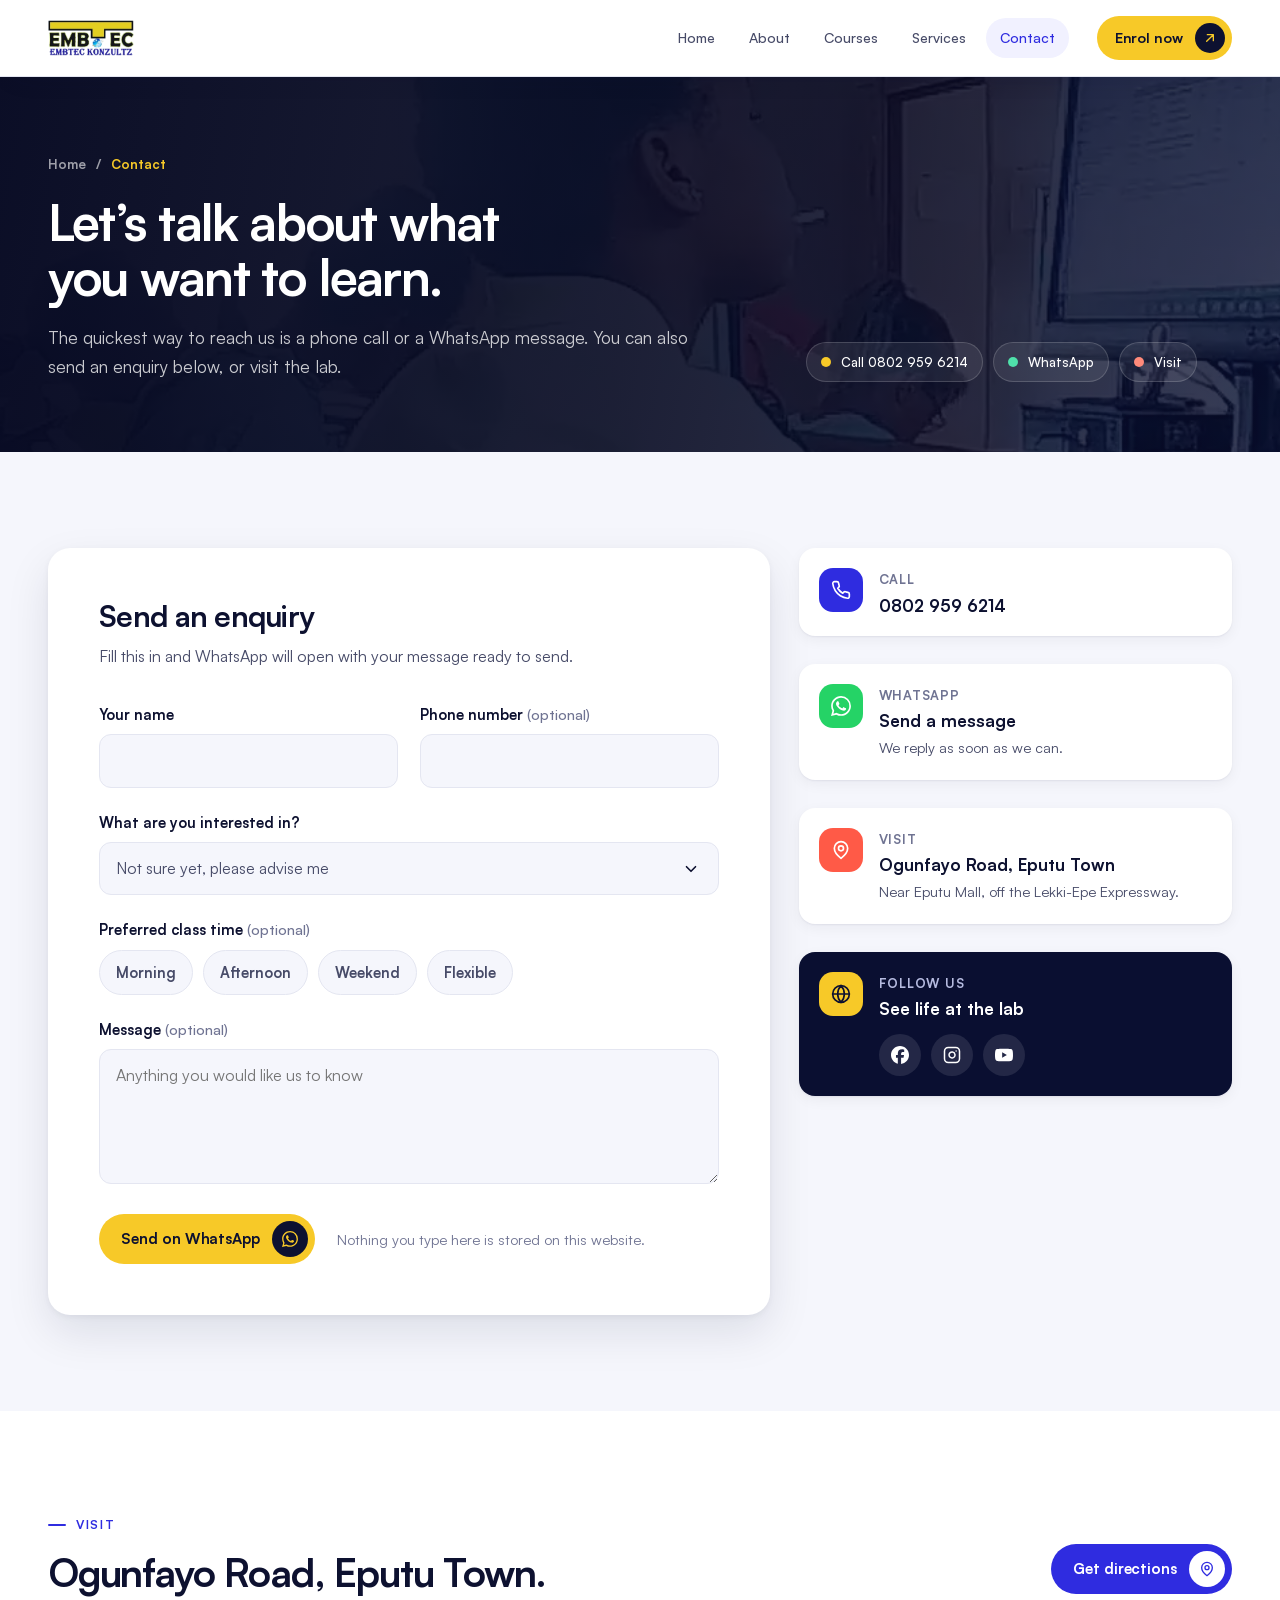
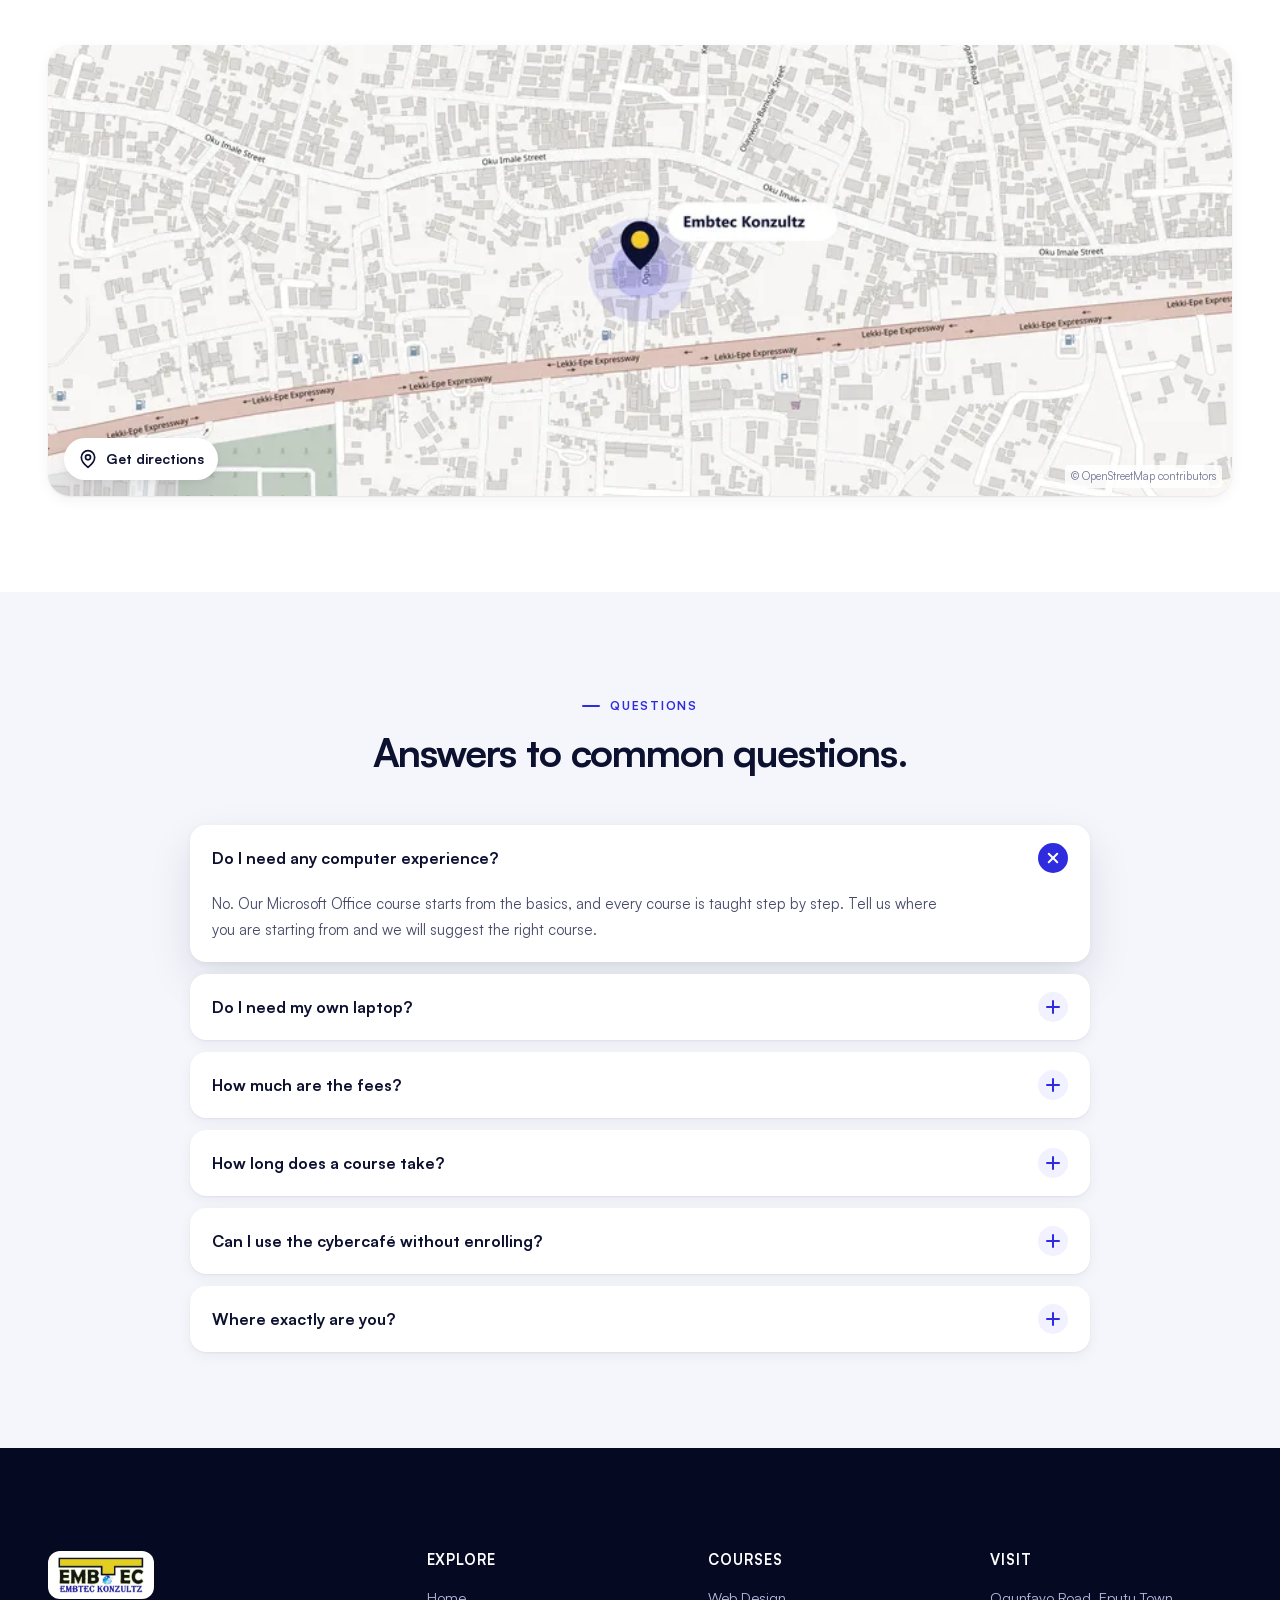
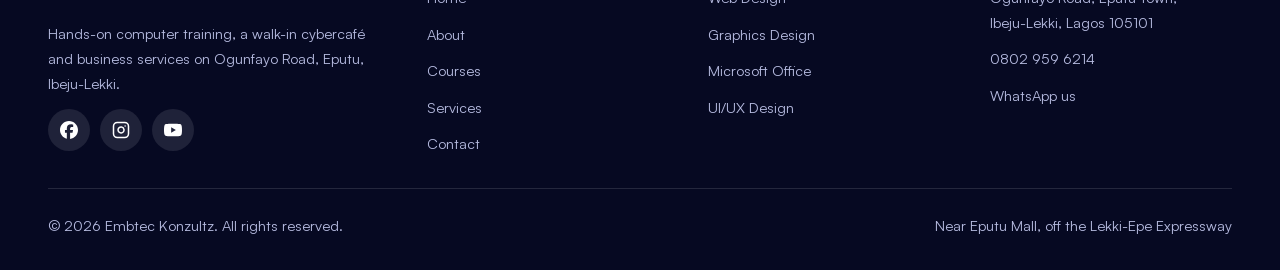
<file: contact.html>
<!doctype html>
<html lang="en-NG">
<head>
  <meta charset="utf-8">
  <meta name="viewport" content="width=device-width, initial-scale=1, viewport-fit=cover">
  <title>Contact | Embtec Konzultz</title>
  <meta name="description" content="Call or WhatsApp Embtec Konzultz on 0802 959 6214, or visit our lab on Ogunfayo Road, Eputu Town, near Eputu Mall.">
  <link rel="canonical" href="https://victorezekiel905-wq.github.io/embtec/contact.html">
  <meta name="theme-color" content="#0a0f31">

  <link rel="icon" href="favicon.ico" sizes="any">
  <link rel="icon" type="image/png" sizes="32x32" href="favicon-32x32.png">
  <link rel="apple-touch-icon" href="apple-touch-icon.png">
  <link rel="manifest" href="site.webmanifest">

  <meta property="og:type" content="website">
  <meta property="og:site_name" content="Embtec Konzultz">
  <meta property="og:locale" content="en_NG">
  <meta property="og:title" content="Contact | Embtec Konzultz">
  <meta property="og:description" content="Call or WhatsApp Embtec Konzultz on 0802 959 6214, or visit our lab on Ogunfayo Road, Eputu Town, near Eputu Mall.">
  <meta property="og:url" content="https://victorezekiel905-wq.github.io/embtec/contact.html">
  <meta property="og:image" content="https://victorezekiel905-wq.github.io/embtec/assets/img/og-image.jpg">
  <meta property="og:image:width" content="1200">
  <meta property="og:image:height" content="630">
  <meta name="twitter:card" content="summary_large_image">

  <link rel="preload" href="assets/fonts/satoshi-400.woff2" as="font" type="font/woff2" crossorigin>
  <link rel="preload" href="assets/fonts/satoshi-700.woff2" as="font" type="font/woff2" crossorigin>
  <link rel="stylesheet" href="assets/css/style.css">
  <script>document.documentElement.classList.add('js');</script>
  <script src="assets/js/main.js" defer></script>
</head>
<body>
  <a class="skip-link" href="#main">Skip to content</a>
  <svg width="0" height="0" style="position:absolute" aria-hidden="true" focusable="false">
    <symbol id="i-arrow" viewBox="0 0 24 24"><g fill="none" stroke="currentColor" stroke-width="2" stroke-linecap="round" stroke-linejoin="round"><path d="M5 12h14M13 6l6 6-6 6"/></g></symbol>
    <symbol id="i-up-right" viewBox="0 0 24 24"><g fill="none" stroke="currentColor" stroke-width="2" stroke-linecap="round" stroke-linejoin="round"><path d="M7 17 17 7M8 7h9v9"/></g></symbol>
    <symbol id="i-phone" viewBox="0 0 24 24"><g fill="none" stroke="currentColor" stroke-width="2" stroke-linecap="round" stroke-linejoin="round"><path d="M22 16.92v3a2 2 0 0 1-2.18 2 19.79 19.79 0 0 1-8.63-3.07 19.5 19.5 0 0 1-6-6 19.79 19.79 0 0 1-3.07-8.67A2 2 0 0 1 4.11 2h3a2 2 0 0 1 2 1.72c.13.96.36 1.9.7 2.81a2 2 0 0 1-.45 2.11L8.09 9.91a16 16 0 0 0 6 6l1.27-1.27a2 2 0 0 1 2.11-.45c.91.34 1.85.57 2.81.7A2 2 0 0 1 22 16.92z"/></g></symbol>
    <symbol id="i-pin" viewBox="0 0 24 24"><g fill="none" stroke="currentColor" stroke-width="2" stroke-linecap="round" stroke-linejoin="round"><path d="M20 10c0 6-8 12-8 12s-8-6-8-12a8 8 0 0 1 16 0Z"/><circle cx="12" cy="10" r="3"/></g></symbol>
    <symbol id="i-star" viewBox="0 0 24 24"><path fill="currentColor" d="M12 2l3.09 6.26L22 9.27l-5 4.87 1.18 6.88L12 17.77l-6.18 3.25L7 14.14 2 9.27l6.91-1.01L12 2z"/></symbol>
    <symbol id="i-zap" viewBox="0 0 24 24"><g fill="none" stroke="currentColor" stroke-width="2" stroke-linecap="round" stroke-linejoin="round"><path d="M13 2 3 14h9l-1 8 10-12h-9l1-8z"/></g></symbol>
    <symbol id="i-snow" viewBox="0 0 24 24"><g fill="none" stroke="currentColor" stroke-width="2" stroke-linecap="round" stroke-linejoin="round"><path d="M2 12h20M12 2v20M20 16l-4-4 4-4M4 8l4 4-4 4M16 4l-4 4-4-4M8 20l4-4 4 4"/></g></symbol>
    <symbol id="i-users" viewBox="0 0 24 24"><g fill="none" stroke="currentColor" stroke-width="2" stroke-linecap="round" stroke-linejoin="round"><path d="M16 21v-2a4 4 0 0 0-4-4H6a4 4 0 0 0-4 4v2"/><circle cx="9" cy="7" r="4"/><path d="M22 21v-2a4 4 0 0 0-3-3.87M16 3.13a4 4 0 0 1 0 7.75"/></g></symbol>
    <symbol id="i-monitor" viewBox="0 0 24 24"><g fill="none" stroke="currentColor" stroke-width="2" stroke-linecap="round" stroke-linejoin="round"><rect x="2" y="3" width="20" height="14" rx="2"/><path d="M8 21h8M12 17v4"/></g></symbol>
    <symbol id="i-code" viewBox="0 0 24 24"><g fill="none" stroke="currentColor" stroke-width="2" stroke-linecap="round" stroke-linejoin="round"><path d="m16 18 6-6-6-6M8 6l-6 6 6 6"/></g></symbol>
    <symbol id="i-pen" viewBox="0 0 24 24"><g fill="none" stroke="currentColor" stroke-width="2" stroke-linecap="round" stroke-linejoin="round"><path d="m12 19 7-7 3 3-7 7-3-3z"/><path d="m18 13-1.5-7.5L2 2l3.5 14.5L13 18l5-5z"/><path d="m2 2 7.59 7.59"/><circle cx="11" cy="11" r="2"/></g></symbol>
    <symbol id="i-sheet" viewBox="0 0 24 24"><g fill="none" stroke="currentColor" stroke-width="2" stroke-linecap="round" stroke-linejoin="round"><rect x="3" y="3" width="18" height="18" rx="2"/><path d="M3 9h18M3 15h18M9 3v18"/></g></symbol>
    <symbol id="i-layout" viewBox="0 0 24 24"><g fill="none" stroke="currentColor" stroke-width="2" stroke-linecap="round" stroke-linejoin="round"><rect x="3" y="3" width="18" height="18" rx="2"/><path d="M3 9h18M9 21V9"/></g></symbol>
    <symbol id="i-office" viewBox="0 0 24 24"><g fill="none" stroke="currentColor" stroke-width="2" stroke-linecap="round" stroke-linejoin="round"><rect x="4" y="2" width="16" height="20" rx="2"/><path d="M9 22v-4h6v4M8 6h.01M16 6h.01M12 6h.01M12 10h.01M12 14h.01M16 10h.01M16 14h.01M8 10h.01M8 14h.01"/></g></symbol>
    <symbol id="i-db" viewBox="0 0 24 24"><g fill="none" stroke="currentColor" stroke-width="2" stroke-linecap="round" stroke-linejoin="round"><ellipse cx="12" cy="5" rx="9" ry="3"/><path d="M3 5v14a9 3 0 0 0 18 0V5"/><path d="M3 12a9 3 0 0 0 18 0"/></g></symbol>
    <symbol id="i-globe" viewBox="0 0 24 24"><g fill="none" stroke="currentColor" stroke-width="2" stroke-linecap="round" stroke-linejoin="round"><circle cx="12" cy="12" r="10"/><path d="M12 2a14.5 14.5 0 0 0 0 20 14.5 14.5 0 0 0 0-20M2 12h20"/></g></symbol>
    <symbol id="i-printer" viewBox="0 0 24 24"><g fill="none" stroke="currentColor" stroke-width="2" stroke-linecap="round" stroke-linejoin="round"><path d="M6 9V2h12v7"/><path d="M6 18H4a2 2 0 0 1-2-2v-5a2 2 0 0 1 2-2h16a2 2 0 0 1 2 2v5a2 2 0 0 1-2 2h-2"/><rect x="6" y="14" width="12" height="8"/></g></symbol>
    <symbol id="i-trend" viewBox="0 0 24 24"><g fill="none" stroke="currentColor" stroke-width="2" stroke-linecap="round" stroke-linejoin="round"><path d="M22 7l-8.5 8.5-5-5L2 17"/><path d="M16 7h6v6"/></g></symbol>
    <symbol id="i-check" viewBox="0 0 24 24"><g fill="none" stroke="currentColor" stroke-width="2" stroke-linecap="round" stroke-linejoin="round"><path d="M20 6 9 17l-5-5"/></g></symbol>
    <symbol id="i-target" viewBox="0 0 24 24"><g fill="none" stroke="currentColor" stroke-width="2" stroke-linecap="round" stroke-linejoin="round"><circle cx="12" cy="12" r="10"/><circle cx="12" cy="12" r="6"/><circle cx="12" cy="12" r="2"/></g></symbol>
    <symbol id="i-heart" viewBox="0 0 24 24"><g fill="none" stroke="currentColor" stroke-width="2" stroke-linecap="round" stroke-linejoin="round"><path d="M19 14c1.49-1.46 3-3.21 3-5.5A5.5 5.5 0 0 0 16.5 3c-1.76 0-3 .5-4.5 2-1.5-1.5-2.74-2-4.5-2A5.5 5.5 0 0 0 2 8.5c0 2.3 1.5 4.05 3 5.5l7 7Z"/></g></symbol>
    <symbol id="i-home" viewBox="0 0 24 24"><g fill="none" stroke="currentColor" stroke-width="2" stroke-linecap="round" stroke-linejoin="round"><path d="m3 9 9-7 9 7v11a2 2 0 0 1-2 2H5a2 2 0 0 1-2-2z"/><path d="M9 22V12h6v10"/></g></symbol>
    <symbol id="i-play" viewBox="0 0 24 24"><path fill="currentColor" d="M7 4.5v15a1 1 0 0 0 1.52.85l12-7.5a1 1 0 0 0 0-1.7l-12-7.5A1 1 0 0 0 7 4.5z"/></symbol>
    <symbol id="i-pause" viewBox="0 0 24 24"><path fill="currentColor" d="M6 4h4v16H6zM14 4h4v16h-4z"/></symbol>
    <symbol id="i-quote" viewBox="0 0 24 24"><path fill="currentColor" d="M3 21c3 0 7-1 7-8V5c0-1.25-.76-2.02-2-2H4c-1.25 0-2 .75-2 1.97V11c0 1.25.75 2 2 2 1 0 1 0 1 1v1c0 1-1 2-2 2s-1 .01-1 1.03V20c0 1 0 1 1 1zm12 0c3 0 7-1 7-8V5c0-1.25-.76-2.02-2-2h-4c-1.25 0-2 .75-2 1.97V11c0 1.25.75 2 2 2h.75c0 2.25.25 4-2.75 4v3c0 1 0 1 1 1z"/></symbol>
    <symbol id="i-whatsapp" viewBox="0 0 24 24"><path fill="currentColor" d="M17.47 14.38c-.3-.15-1.76-.87-2.03-.97-.27-.1-.47-.15-.67.15-.2.3-.77.97-.94 1.16-.17.2-.35.22-.64.07-.3-.15-1.26-.46-2.39-1.47-.88-.79-1.48-1.76-1.65-2.06-.17-.3-.02-.46.13-.61.13-.13.3-.35.45-.52.15-.17.2-.3.3-.5.1-.2.05-.37-.03-.52-.07-.15-.67-1.61-.92-2.21-.24-.58-.49-.5-.67-.51h-.57c-.2 0-.52.07-.79.37-.27.3-1.04 1.02-1.04 2.48 0 1.46 1.07 2.88 1.21 3.07.15.2 2.1 3.2 5.08 4.49.71.31 1.26.49 1.7.63.71.22 1.36.19 1.87.12.57-.09 1.76-.72 2-1.41.25-.7.25-1.29.17-1.41-.07-.13-.27-.2-.57-.35m-5.42 7.4h-.01a9.87 9.87 0 0 1-5.03-1.38l-.36-.21-3.74.98 1-3.65-.24-.37a9.86 9.86 0 0 1-1.51-5.26c0-5.45 4.44-9.88 9.89-9.88 2.64 0 5.12 1.03 6.99 2.9a9.83 9.83 0 0 1 2.89 6.99c0 5.45-4.44 9.88-9.88 9.88m8.41-18.3A11.82 11.82 0 0 0 12.05 0C5.5 0 .16 5.34.16 11.89c0 2.1.55 4.14 1.59 5.95L.06 24l6.3-1.65a11.88 11.88 0 0 0 5.68 1.45h.01c6.55 0 11.89-5.34 11.89-11.89a11.82 11.82 0 0 0-3.48-8.41z"/></symbol>
    <symbol id="i-facebook" viewBox="0 0 24 24"><path fill="currentColor" d="M9.1 23.69v-7.98H6.63v-3.67H9.1v-1.58c0-4.09 1.85-5.98 5.86-5.98.4 0 .96.04 1.47.1.39.04.77.11 1.14.2v3.32c-.22-.02-.44-.03-.65-.04-.24 0-.49-.01-.73-.01-.71 0-1.26.1-1.68.31-.28.14-.51.35-.68.62-.26.42-.37.99-.37 1.75v1.3h3.92l-.39 2.1-.29 1.56h-3.25v8.25C19.4 23.24 24 18.18 24 12.04c0-6.63-5.37-12-12-12s-12 5.37-12 12c0 5.63 3.87 10.35 9.1 11.65Z"/></symbol>
    <symbol id="i-instagram" viewBox="0 0 24 24"><g fill="none" stroke="currentColor" stroke-width="2" stroke-linecap="round" stroke-linejoin="round"><rect x="2" y="2" width="20" height="20" rx="5"/><path d="M16 11.37A4 4 0 1 1 12.63 8 4 4 0 0 1 16 11.37z"/><path d="M17.5 6.5h.01"/></g></symbol>
    <symbol id="i-youtube" viewBox="0 0 24 24"><path fill="currentColor" d="M23.5 6.19a3.02 3.02 0 0 0-2.12-2.14C19.5 3.55 12 3.55 12 3.55s-7.5 0-9.38.5A3.02 3.02 0 0 0 .5 6.19C0 8.07 0 12 0 12s0 3.93.5 5.81a3.02 3.02 0 0 0 2.12 2.14c1.87.5 9.38.5 9.38.5s7.5 0 9.38-.5a3.02 3.02 0 0 0 2.12-2.14C24 15.93 24 12 24 12s0-3.93-.5-5.81zM9.55 15.57V8.43L15.82 12l-6.27 3.57z"/></symbol>
  </svg>

  <header class="site-header is-solid">
    <div class="wrap header-inner">
      <a class="brand" href="index.html" aria-label="Embtec Konzultz, home"><img src="assets/img/logo.webp" alt="Embtec Konzultz" width="514" height="215"></a>
      <nav class="nav" aria-label="Main">
        <a href="index.html">Home</a>
        <a href="about.html">About</a>
        <a href="courses.html">Courses</a>
        <a href="services.html">Services</a>
        <a href="contact.html" aria-current="page">Contact</a>
      </nav>
      <div class="header-cta">
        <a class="btn btn-gold" href="https://wa.me/2348029596214?text=Hello%20Embtec%20Konzultz%2C%20I%20would%20like%20to%20enrol%20for%20a%20course." target="_blank" rel="noopener">Enrol now<span class="bubble"><svg class="icon" aria-hidden="true"><use href="#i-up-right"/></svg></span></a>
      </div>
      <button class="menu-btn" type="button" aria-expanded="false" aria-controls="menu" aria-label="Open menu"><span></span></button>
    </div>
  </header>

  <div class="menu dark" id="menu" inert>
    <nav aria-label="Menu">
      <a href="index.html">Home<svg class="icon" aria-hidden="true"><use href="#i-arrow"/></svg></a>
      <a href="about.html">About<svg class="icon" aria-hidden="true"><use href="#i-arrow"/></svg></a>
      <a href="courses.html">Courses<svg class="icon" aria-hidden="true"><use href="#i-arrow"/></svg></a>
      <a href="services.html">Services<svg class="icon" aria-hidden="true"><use href="#i-arrow"/></svg></a>
      <a href="contact.html" aria-current="page">Contact<svg class="icon" aria-hidden="true"><use href="#i-arrow"/></svg></a>
    </nav>
    <div class="menu-foot">
      <a class="btn btn-gold" href="https://wa.me/2348029596214?text=Hello%20Embtec%20Konzultz%2C%20I%20would%20like%20to%20enrol%20for%20a%20course." target="_blank" rel="noopener">Enrol on WhatsApp<span class="bubble"><svg class="icon" aria-hidden="true"><use href="#i-whatsapp"/></svg></span></a>
      <a class="btn btn-glass" href="tel:+2348029596214">Call&nbsp;0802&nbsp;959&nbsp;6214<span class="bubble"><svg class="icon" aria-hidden="true"><use href="#i-phone"/></svg></span></a>
      <p>Ogunfayo Road, Eputu Town, Ibeju-Lekki, Lagos</p>
    </div>
  </div>

  <main id="main">

    <section class="page-hero dark" aria-labelledby="page-title">
      <div class="hero-media" aria-hidden="true">
        <video data-hero-video data-wide="assets/video/hero-wide.mp4" data-tall="assets/video/hero-tall.mp4" data-wide-poster="assets/video/hero-wide.webp" data-tall-poster="assets/video/hero-tall.webp" poster="assets/video/hero-wide.webp" muted loop playsinline preload="none"></video>
      </div>
      <div class="wrap">
        <div class="page-hero-grid">
          <div>
            <nav class="crumbs fade-up" style="--d:.1s" aria-label="Breadcrumb"><a href="index.html">Home</a><span aria-hidden="true">/</span><span aria-current="page">Contact</span></nav>
            <h1 class="h1" id="page-title"><span class="line"><span>Let’s talk about what</span></span><span class="line"><span>you want to learn.</span></span></h1>
            <p class="lead fade-up" style="--d:.45s">The quickest way to reach us is a phone call or a WhatsApp message. You can also send an enquiry below, or visit the lab.</p>
          </div>
          <div class="chips fade-up" style="--d:.6s"><a class="chip" href="tel:+2348029596214" style="--c:var(--gold)"><i></i>Call&nbsp;0802&nbsp;959&nbsp;6214</a><a class="chip" href="https://wa.me/2348029596214?text=Hello%20Embtec%20Konzultz%2C%20I%20would%20like%20to%20enrol%20for%20a%20course." target="_blank" rel="noopener" style="--c:#4fe0aa"><i></i>WhatsApp</a><a class="chip" href="#visit" style="--c:#ff8a7a"><i></i>Visit</a></div>
        </div>
      </div>
    </section>

    <section class="section section-soft" aria-label="Enquiry form and contact details">
      <div class="wrap contact-grid">
        <div class="panel" data-reveal>
          <h2>Send an enquiry</h2>
          <p>Fill this in and WhatsApp will open with your message ready to send.</p>
          <form data-whatsapp-form>
            <div class="form-grid">
              <div class="field"><label for="f-name">Your name</label><input class="input" id="f-name" name="name" type="text" autocomplete="name" required></div>
              <div class="field"><label for="f-phone">Phone number <span class="opt">(optional)</span></label><input class="input" id="f-phone" name="phone" type="tel" inputmode="tel" autocomplete="tel"></div>
              <div class="field field-full">
                <label for="f-course">What are you interested in?</label>
                <select class="input" id="f-course" name="course">
                  <option value="Not sure yet, please advise me">Not sure yet, please advise me</option>
                  <option value="Web Design & Development" data-slug="web-design">Web Design &amp; Development</option>
                  <option value="Graphics Design" data-slug="graphics-design">Graphics Design</option>
                  <option value="Microsoft Office Applications" data-slug="microsoft-office">Microsoft Office Applications</option>
                  <option value="UI/UX Design" data-slug="ui-ux">UI/UX Design</option>
                  <option value="Cybercafé, printing or photocopy">Cybercafé, printing or photocopy</option>
                  <option value="Office space">Office space</option>
                </select>
              </div>
              <fieldset class="field field-full">
                <legend>Preferred class time <span class="opt">(optional)</span></legend>
                <div class="pills">
                  <label class="pill"><input type="radio" name="schedule" value="Morning"><span>Morning</span></label>
                  <label class="pill"><input type="radio" name="schedule" value="Afternoon"><span>Afternoon</span></label>
                  <label class="pill"><input type="radio" name="schedule" value="Weekend"><span>Weekend</span></label>
                  <label class="pill"><input type="radio" name="schedule" value="Flexible"><span>Flexible</span></label>
                </div>
              </fieldset>
              <div class="field field-full"><label for="f-message">Message <span class="opt">(optional)</span></label><textarea class="input" id="f-message" name="message" rows="4" placeholder="Anything you would like us to know"></textarea></div>
            </div>
            <div class="form-foot">
              <button class="btn btn-gold" type="submit">Send on WhatsApp<span class="bubble"><svg class="icon" aria-hidden="true"><use href="#i-whatsapp"/></svg></span></button>
              <p>Nothing you type here is stored on this website.</p>
            </div>
          </form>
        </div>
        <div class="info-stack">
          <a class="info" href="tel:+2348029596214" style="--c:var(--royal)" data-reveal><span class="ico"><svg class="icon" aria-hidden="true"><use href="#i-phone"/></svg></span><span><small>Call</small><strong>0802&nbsp;959&nbsp;6214</strong></span></a>
          <a class="info" href="https://wa.me/2348029596214?text=Hello%20Embtec%20Konzultz%2C%20I%20would%20like%20to%20enrol%20for%20a%20course." target="_blank" rel="noopener" style="--c:#25d366;--d:.08s" data-reveal><span class="ico"><svg class="icon" aria-hidden="true"><use href="#i-whatsapp"/></svg></span><span><small>WhatsApp</small><strong>Send a message</strong><span class="note">We reply as soon as we can.</span></span></a>
          <a class="info" href="https://www.google.com/maps/dir/?api=1&amp;destination=Embtec%20Konzultz%2C%20Ogunfayo%20Rd%2C%20Eputu%20Town%2C%20Lagos" target="_blank" rel="noopener" style="--c:var(--coral)" data-reveal><span class="ico"><svg class="icon" aria-hidden="true"><use href="#i-pin"/></svg></span><span><small>Visit</small><strong>Ogunfayo Road, Eputu Town</strong><span class="note">Near Eputu Mall, off the Lekki-Epe Expressway.</span></span></a>
          <div class="info info-dark" style="--c:var(--gold)" data-reveal><span class="ico" style="color:var(--ink)"><svg class="icon" aria-hidden="true"><use href="#i-globe"/></svg></span><span><small>Follow us</small><strong>See life at the lab</strong>
            <span class="socials">
              <a href="https://www.facebook.com/embteckonzultzICT/" target="_blank" rel="noopener" aria-label="Facebook"><svg class="icon" aria-hidden="true"><use href="#i-facebook"/></svg></a>
              <a href="https://www.instagram.com/embteckonzultz/" target="_blank" rel="noopener" aria-label="Instagram"><svg class="icon" aria-hidden="true"><use href="#i-instagram"/></svg></a>
              <a href="https://www.youtube.com/@embteckonzultzcomputerscho2784" target="_blank" rel="noopener" aria-label="YouTube"><svg class="icon" aria-hidden="true"><use href="#i-youtube"/></svg></a>
            </span></span></div>
        </div>
      </div>
    </section>

    <section class="section" id="visit" aria-labelledby="visit-title">
      <div class="wrap">
        <div class="section-head" data-reveal>
          <div><p class="kicker">Visit</p><h2 class="h2" id="visit-title">Ogunfayo Road, Eputu Town.</h2></div>
          <a class="btn btn-royal" href="https://www.google.com/maps/dir/?api=1&amp;destination=Embtec%20Konzultz%2C%20Ogunfayo%20Rd%2C%20Eputu%20Town%2C%20Lagos" target="_blank" rel="noopener">Get directions<span class="bubble"><svg class="icon" aria-hidden="true"><use href="#i-pin"/></svg></span></a>
        </div>
        <a class="map" href="https://www.google.com/maps/dir/?api=1&amp;destination=Embtec%20Konzultz%2C%20Ogunfayo%20Rd%2C%20Eputu%20Town%2C%20Lagos" target="_blank" rel="noopener" data-reveal="zoom" aria-label="Open directions to Embtec Konzultz in Google Maps">
          <img src="assets/img/map-900.webp" srcset="assets/img/map-900.webp 900w, assets/img/map-1600.webp 1600w" sizes="(min-width: 1024px) 60vw, 100vw" width="1600" height="900" alt="Map showing Embtec Konzultz on Ogunfayo Road, Eputu Town, just north of the Lekki-Epe Expressway" loading="lazy" decoding="async">
          <span class="map-cta"><svg class="icon" aria-hidden="true"><use href="#i-pin"/></svg>Get directions</span>
          <small class="map-credit">© OpenStreetMap contributors</small>
        </a>
      </div>
    </section>

    <section class="section section-soft" aria-labelledby="faq-title">
      <div class="wrap">
        <div class="section-head center" data-reveal><div><p class="kicker">Questions</p><h2 class="h2" id="faq-title">Answers to common questions.</h2></div></div>
        <div class="faq">
          <details open data-reveal style="--d:0.00s"><summary>Do I need any computer experience?<span class="sign" aria-hidden="true"></span></summary><div class="answer"><p>No. Our Microsoft Office course starts from the basics, and every course is taught step by step. Tell us where you are starting from and we will suggest the right course.</p></div></details>
          <details data-reveal style="--d:0.05s"><summary>Do I need my own laptop?<span class="sign" aria-hidden="true"></span></summary><div class="answer"><p>No. You practise on the desktop computers in our lab. If you have a laptop, ask us about bringing it to class.</p></div></details>
          <details data-reveal style="--d:0.10s"><summary>How much are the fees?<span class="sign" aria-hidden="true"></span></summary><div class="answer"><p>Fees depend on the course and the schedule you choose. Call or WhatsApp <a href="tel:+2348029596214">0802&nbsp;959&nbsp;6214</a> for current fees.</p></div></details>
          <details data-reveal style="--d:0.15s"><summary>How long does a course take?<span class="sign" aria-hidden="true"></span></summary><div class="answer"><p>It depends on the course and how often you attend. We give you a clear timeline when you enrol.</p></div></details>
          <details data-reveal style="--d:0.20s"><summary>Can I use the cybercafé without enrolling?<span class="sign" aria-hidden="true"></span></summary><div class="answer"><p>Yes. Internet access, printing and photocopying are open to everyone.</p></div></details>
          <details data-reveal style="--d:0.25s"><summary>Where exactly are you?<span class="sign" aria-hidden="true"></span></summary><div class="answer"><p>Ogunfayo Road, Eputu Town, Ibeju-Lekki, near Eputu Mall and just off the Lekki-Epe Expressway. <a href="https://www.google.com/maps/dir/?api=1&amp;destination=Embtec%20Konzultz%2C%20Ogunfayo%20Rd%2C%20Eputu%20Town%2C%20Lagos" target="_blank" rel="noopener">Get directions</a>.</p></div></details>
        </div>
      </div>
    </section>
  </main>

  <footer class="site-footer dark">
    <div class="wrap">
      <div class="footer-top">
        <div class="footer-brand">
          <a class="brand" href="index.html" aria-label="Embtec Konzultz, home"><img src="assets/img/logo.webp" alt="Embtec Konzultz" width="514" height="215" loading="lazy"></a>
          <p>Hands-on computer training, a walk-in cybercafé and business services on Ogunfayo Road, Eputu, Ibeju-Lekki.</p>
          <div class="socials">
            <a href="https://www.facebook.com/embteckonzultzICT/" target="_blank" rel="noopener" aria-label="Facebook"><svg class="icon" aria-hidden="true"><use href="#i-facebook"/></svg></a>
            <a href="https://www.instagram.com/embteckonzultz/" target="_blank" rel="noopener" aria-label="Instagram"><svg class="icon" aria-hidden="true"><use href="#i-instagram"/></svg></a>
            <a href="https://www.youtube.com/@embteckonzultzcomputerscho2784" target="_blank" rel="noopener" aria-label="YouTube"><svg class="icon" aria-hidden="true"><use href="#i-youtube"/></svg></a>
          </div>
        </div>
        <div class="footer-col">
          <h2>Explore</h2>
          <ul>
            <li><a href="index.html">Home</a></li>
            <li><a href="about.html">About</a></li>
            <li><a href="courses.html">Courses</a></li>
            <li><a href="services.html">Services</a></li>
            <li><a href="contact.html">Contact</a></li>
          </ul>
        </div>
        <div class="footer-col">
          <h2>Courses</h2>
          <ul>
            <li><a href="courses.html#web-design">Web Design</a></li>
            <li><a href="courses.html#graphics-design">Graphics Design</a></li>
            <li><a href="courses.html#microsoft-office">Microsoft Office</a></li>
            <li><a href="courses.html#ui-ux">UI/UX Design</a></li>
          </ul>
        </div>
        <div class="footer-col">
          <h2>Visit</h2>
          <ul>
            <li><address>Ogunfayo Road, Eputu Town,<br>Ibeju-Lekki, Lagos 105101</address></li>
            <li><a href="tel:+2348029596214">0802&nbsp;959&nbsp;6214</a></li>
            <li><a href="https://wa.me/2348029596214?text=Hello%20Embtec%20Konzultz%2C%20I%20would%20like%20to%20enrol%20for%20a%20course." target="_blank" rel="noopener">WhatsApp us</a></li>
          </ul>
        </div>
      </div>
      <div class="footer-bottom">
        <p>© <span data-year>2026</span> Embtec Konzultz. All rights reserved.</p>
        <p>Near Eputu Mall, off the Lekki-Epe Expressway</p>
      </div>
    </div>
  </footer>

  <a class="wa" href="https://wa.me/2348029596214?text=Hello%20Embtec%20Konzultz%2C%20I%20would%20like%20to%20enrol%20for%20a%20course." target="_blank" rel="noopener" aria-label="Chat with Embtec Konzultz on WhatsApp"><svg class="icon" aria-hidden="true"><use href="#i-whatsapp"/></svg></a>
</body>
</html>
</file>
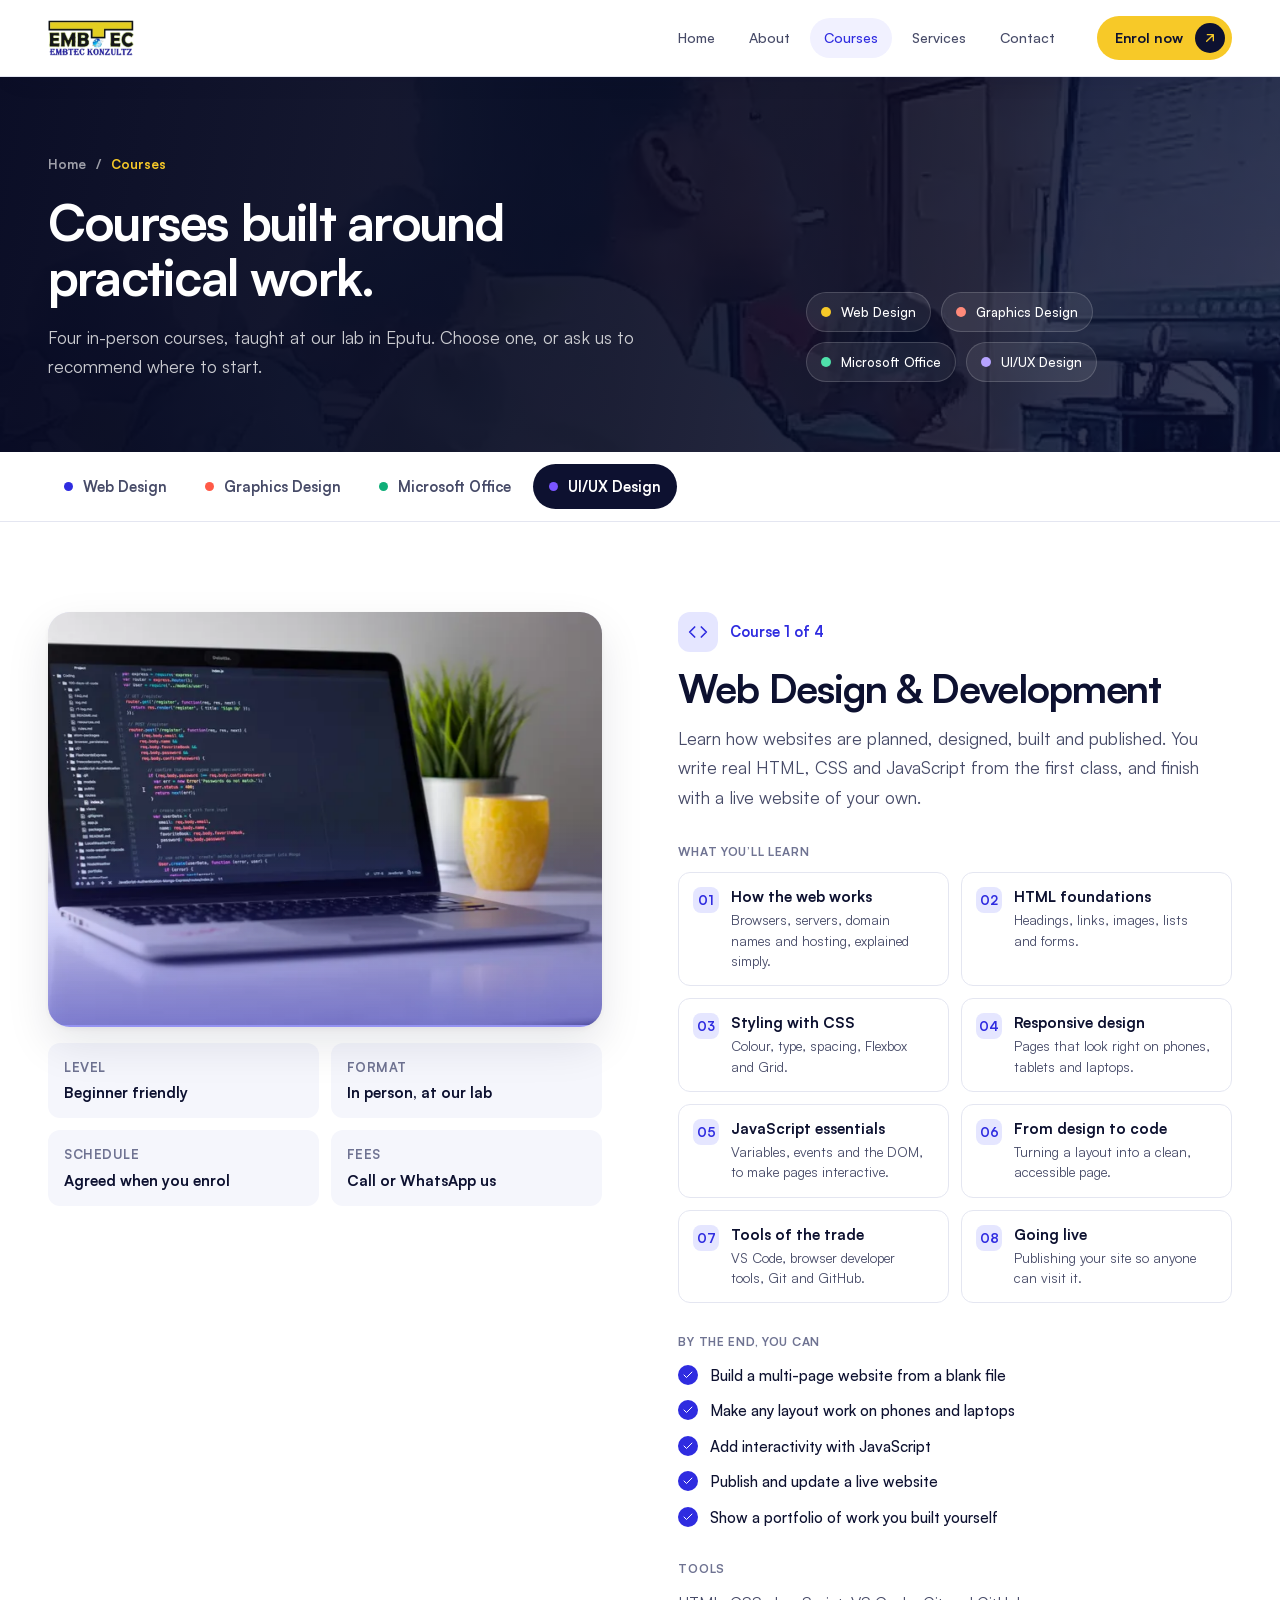
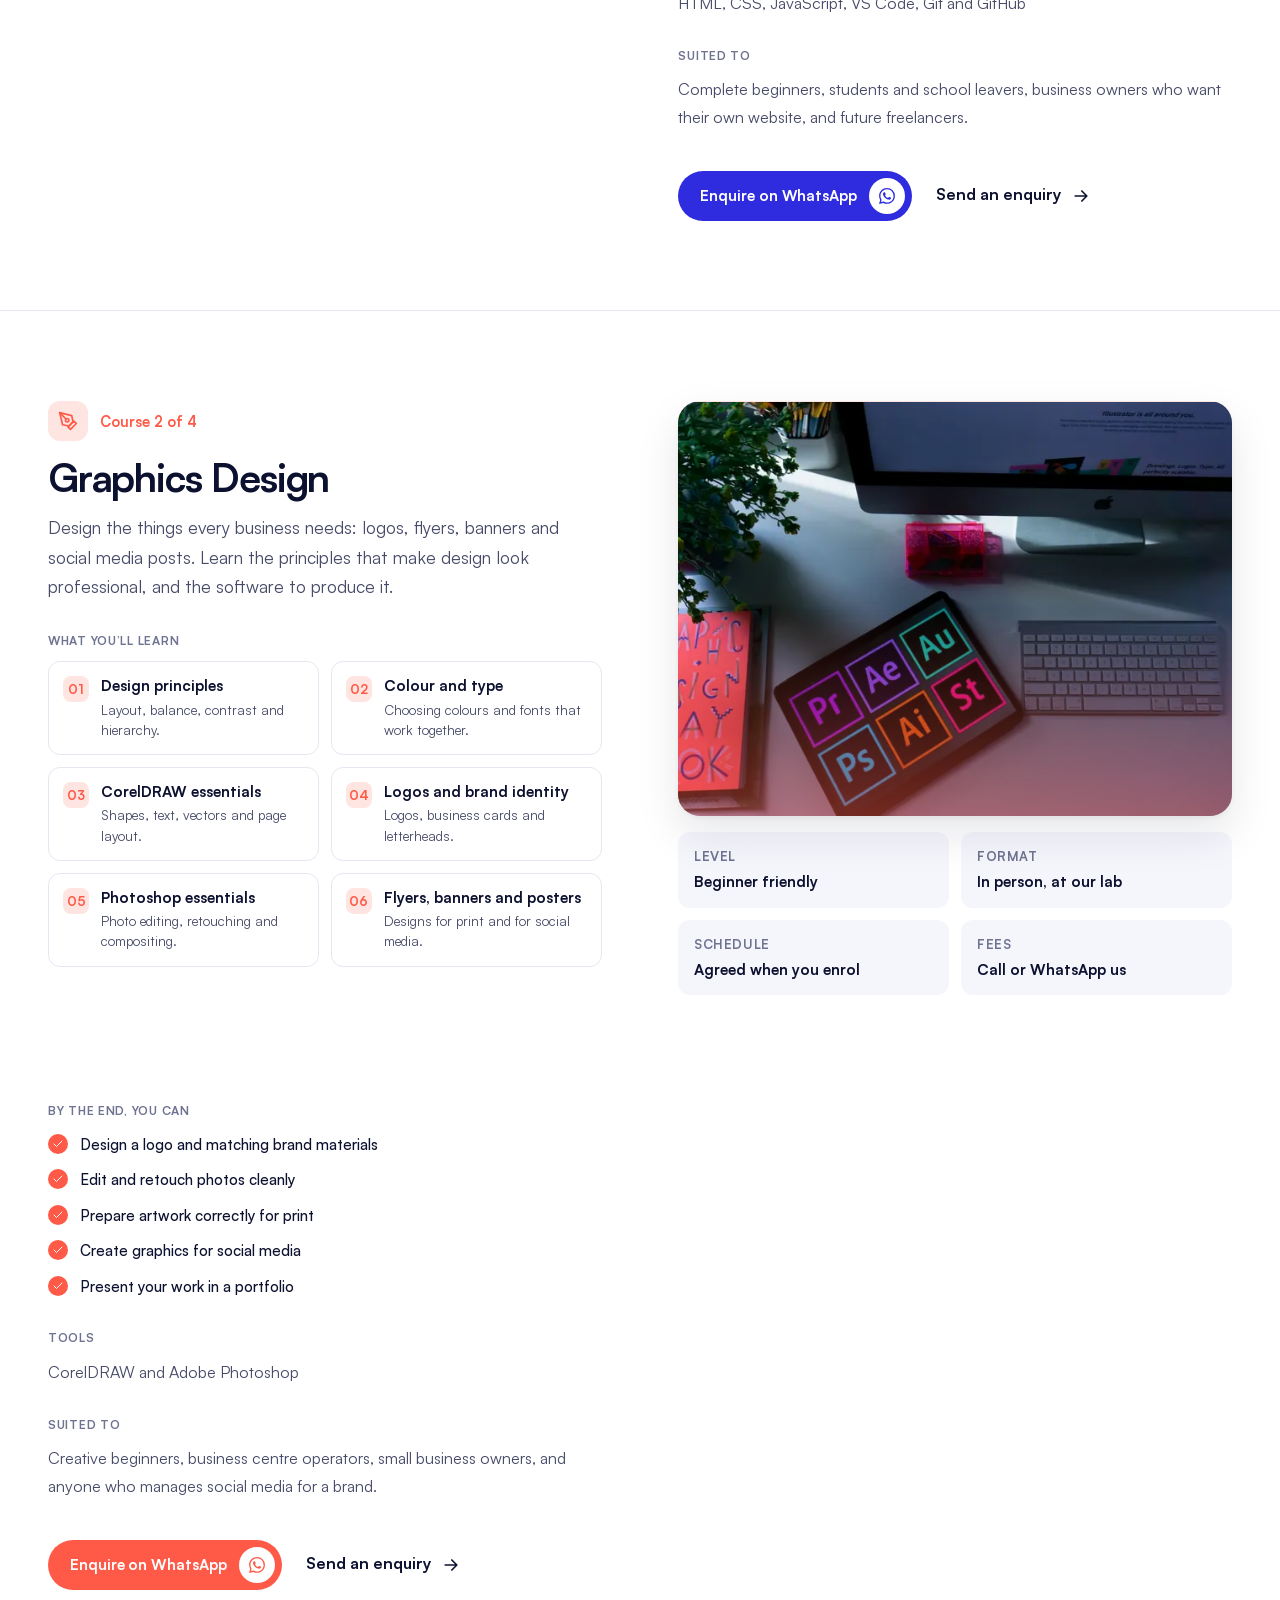
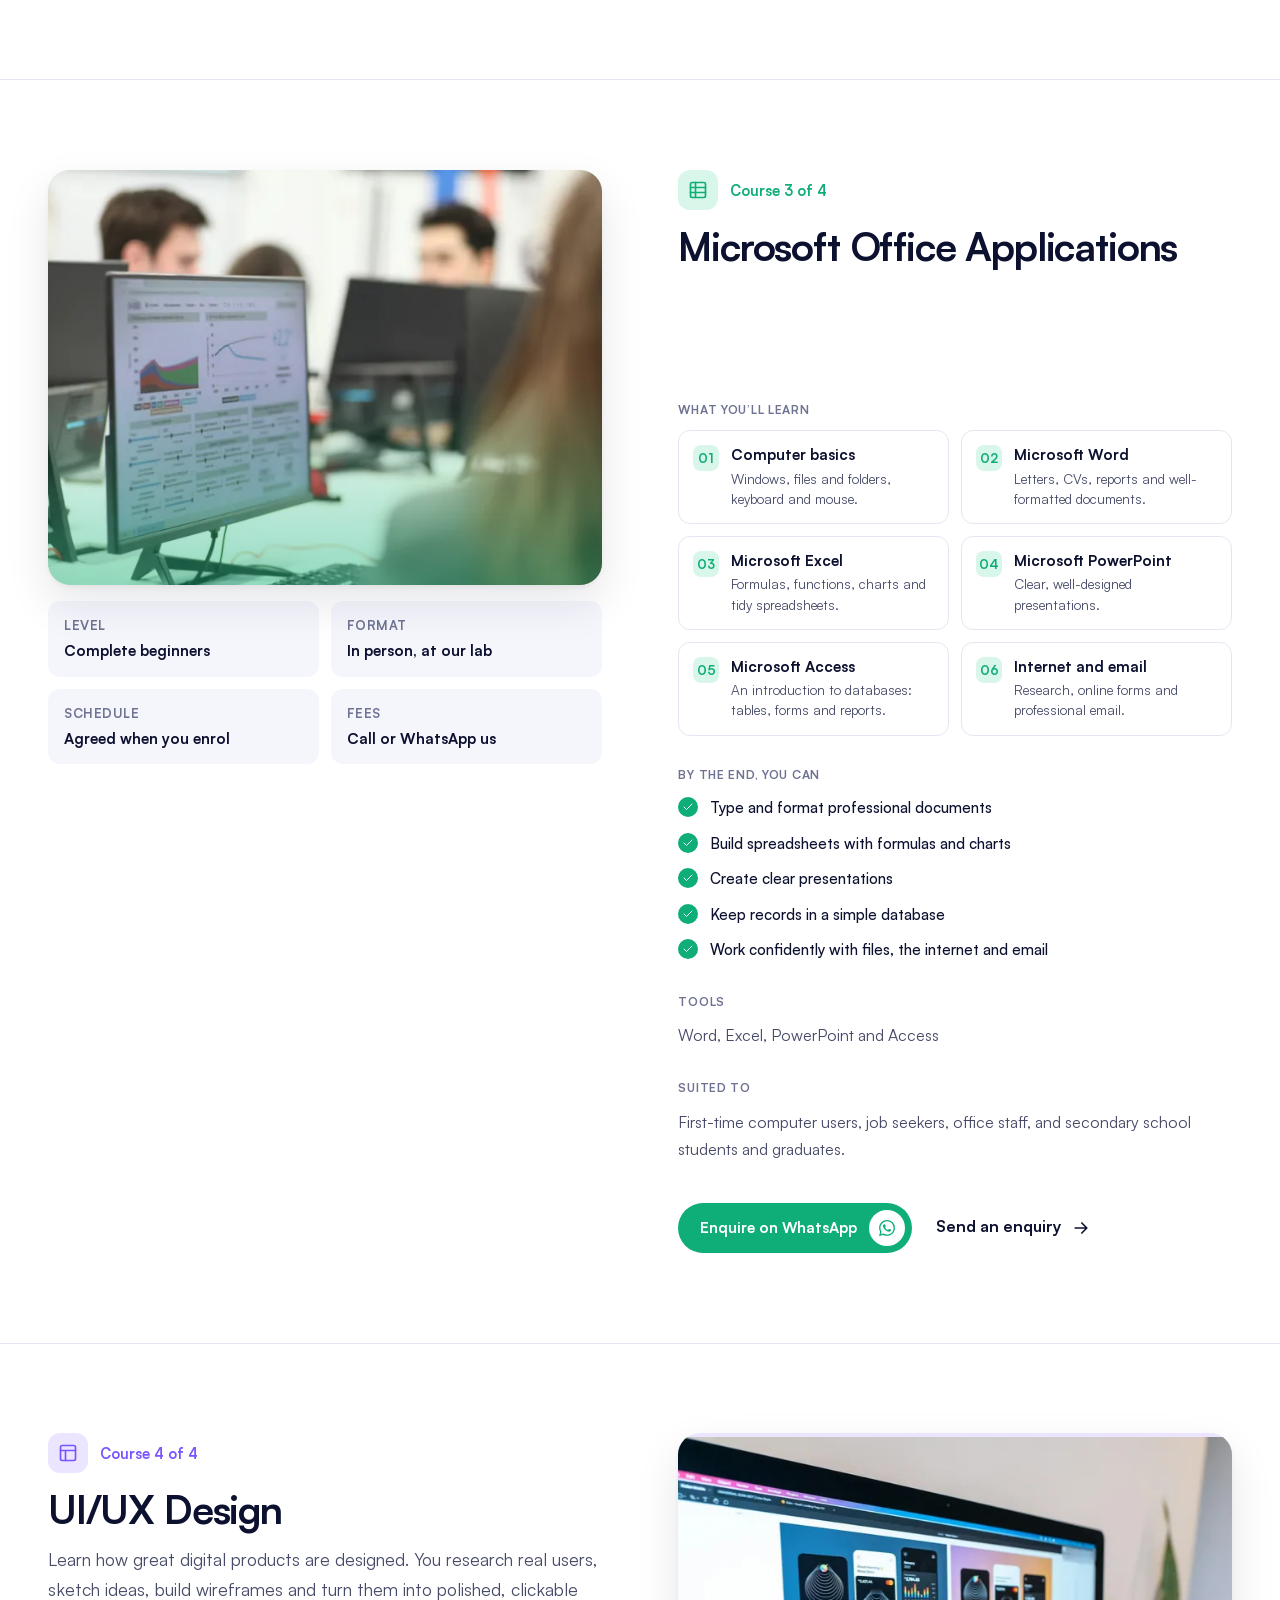
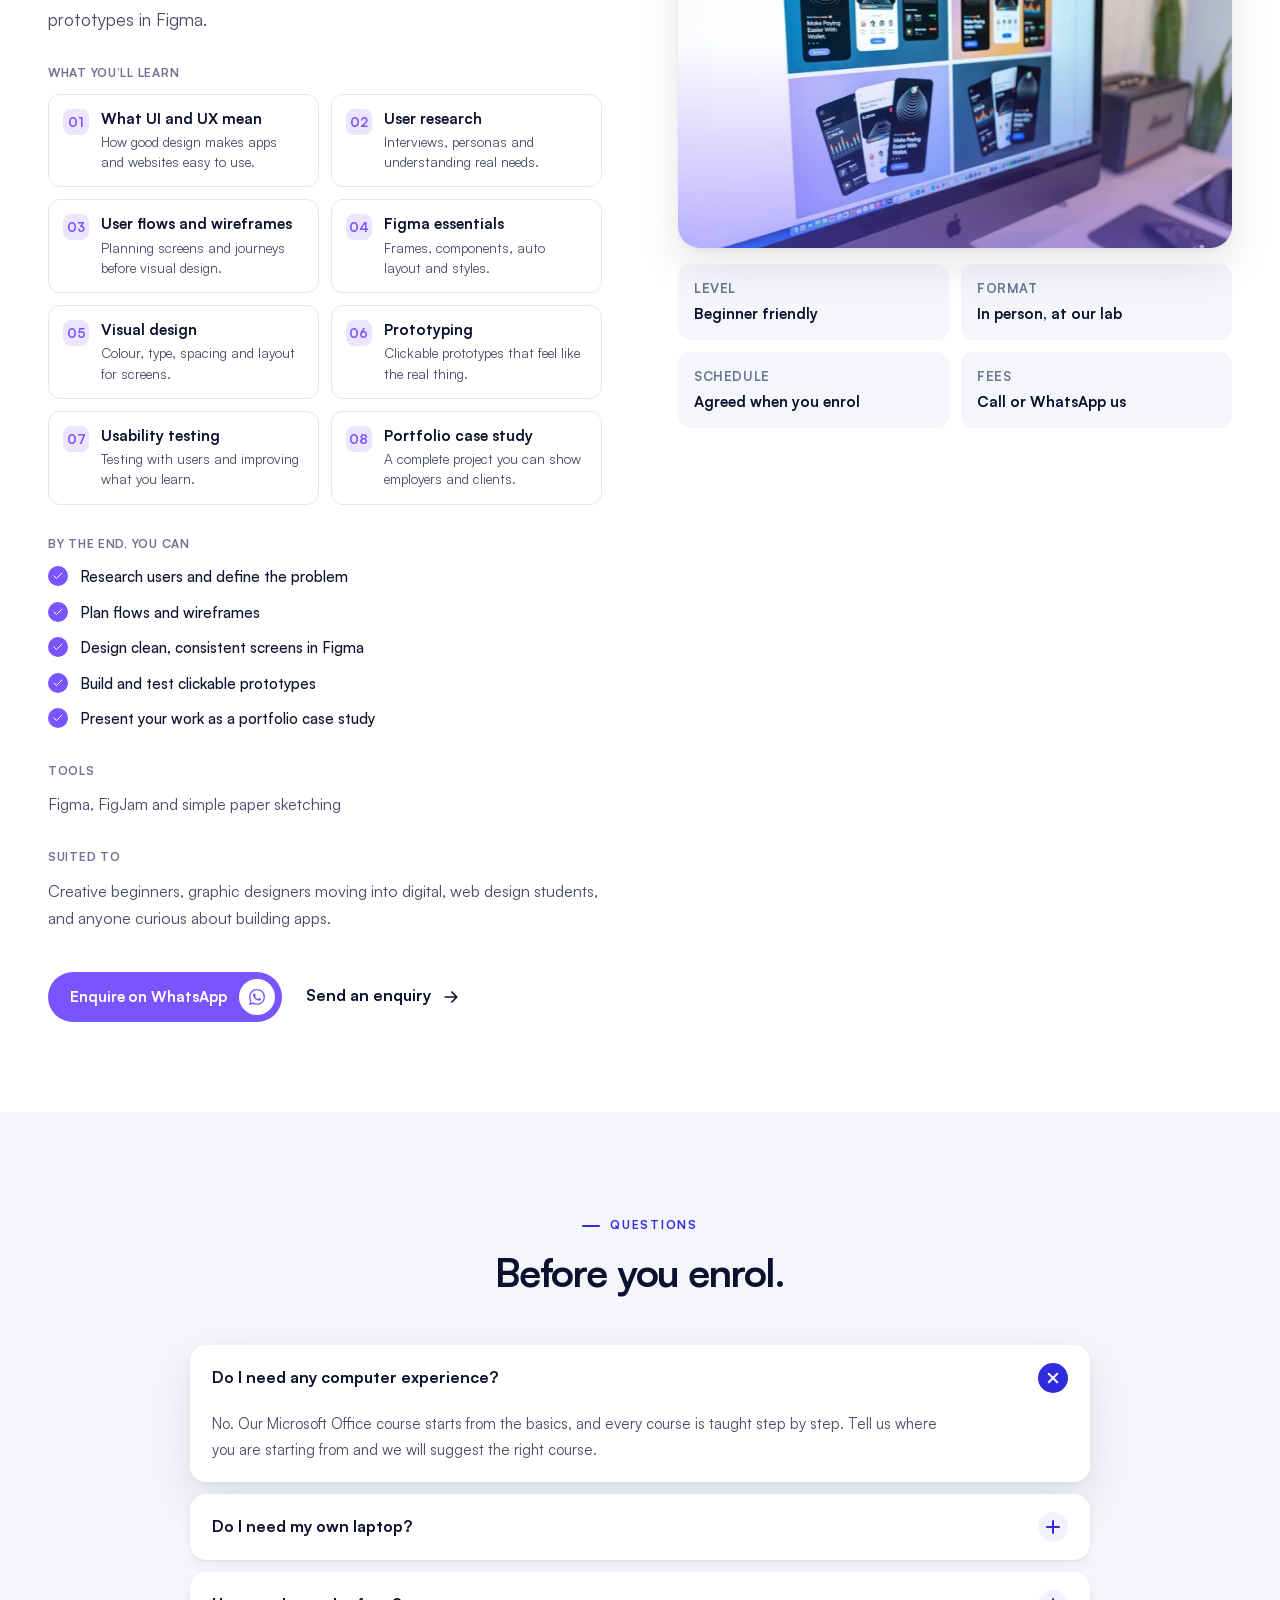
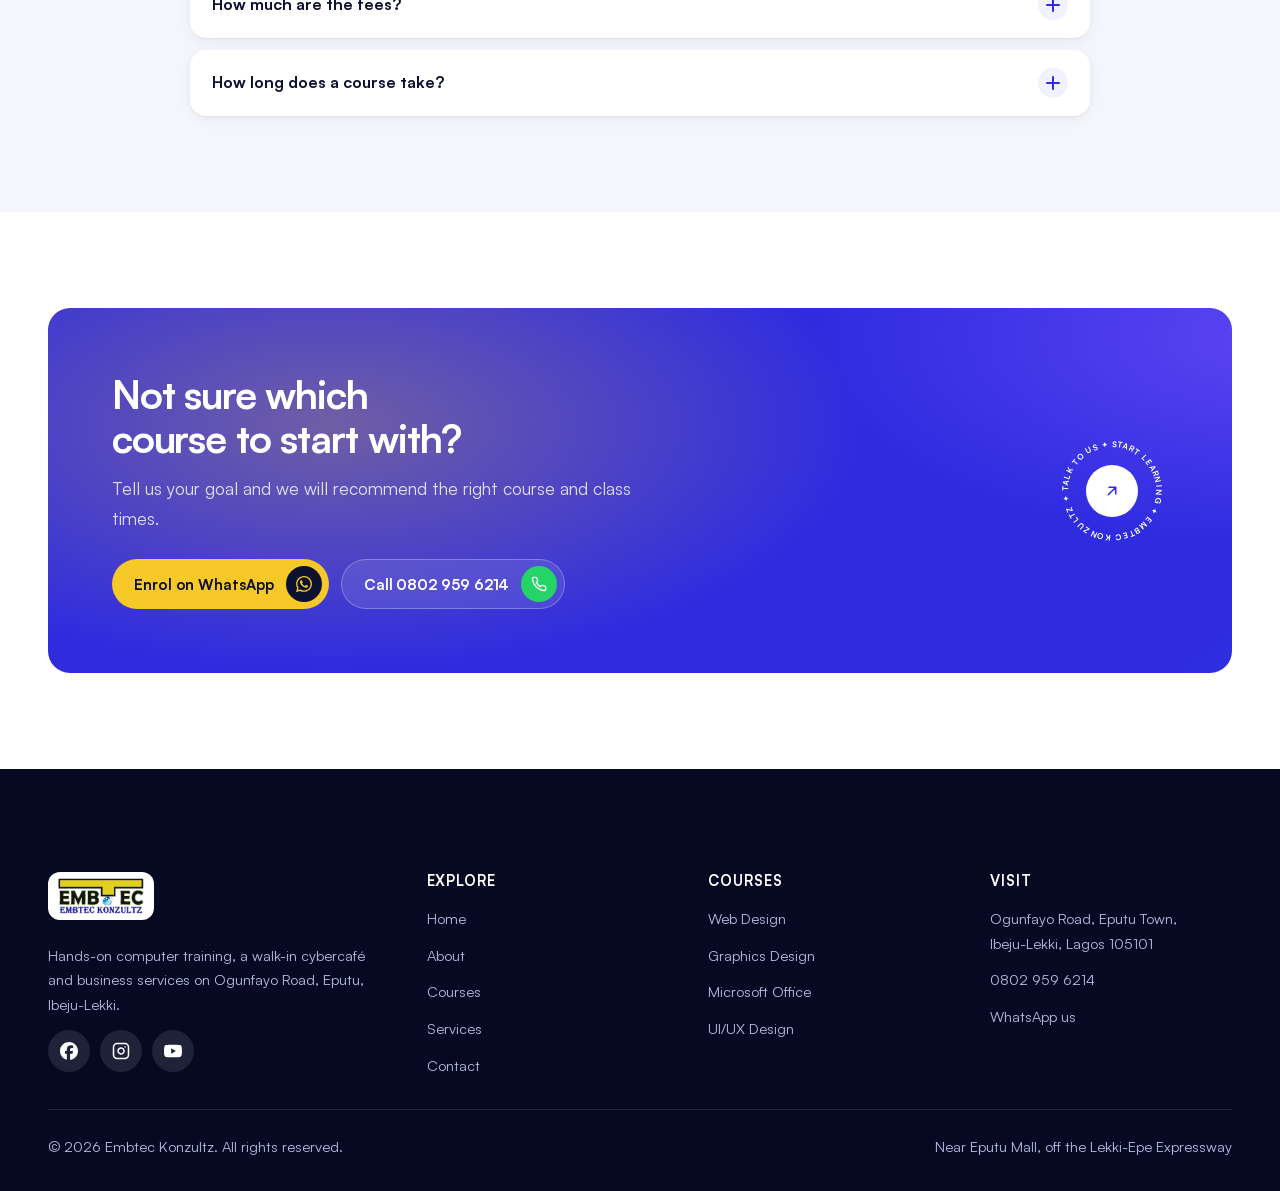
<file: courses.html>
<!doctype html>
<html lang="en-NG">
<head>
  <meta charset="utf-8">
  <meta name="viewport" content="width=device-width, initial-scale=1, viewport-fit=cover">
  <title>Courses | Embtec Konzultz</title>
  <meta name="description" content="Web Design and Development, Graphics Design, Microsoft Office Applications and UI/UX Design, taught in person in Eputu, Ibeju-Lekki.">
  <link rel="canonical" href="https://victorezekiel905-wq.github.io/embtec/courses.html">
  <meta name="theme-color" content="#0a0f31">

  <link rel="icon" href="favicon.ico" sizes="any">
  <link rel="icon" type="image/png" sizes="32x32" href="favicon-32x32.png">
  <link rel="apple-touch-icon" href="apple-touch-icon.png">
  <link rel="manifest" href="site.webmanifest">

  <meta property="og:type" content="website">
  <meta property="og:site_name" content="Embtec Konzultz">
  <meta property="og:locale" content="en_NG">
  <meta property="og:title" content="Courses | Embtec Konzultz">
  <meta property="og:description" content="Web Design and Development, Graphics Design, Microsoft Office Applications and UI/UX Design, taught in person in Eputu, Ibeju-Lekki.">
  <meta property="og:url" content="https://victorezekiel905-wq.github.io/embtec/courses.html">
  <meta property="og:image" content="https://victorezekiel905-wq.github.io/embtec/assets/img/og-image.jpg">
  <meta property="og:image:width" content="1200">
  <meta property="og:image:height" content="630">
  <meta name="twitter:card" content="summary_large_image">

  <link rel="preload" href="assets/fonts/satoshi-400.woff2" as="font" type="font/woff2" crossorigin>
  <link rel="preload" href="assets/fonts/satoshi-700.woff2" as="font" type="font/woff2" crossorigin>
  <link rel="stylesheet" href="assets/css/style.css">
  <script>document.documentElement.classList.add('js');</script>
  <script src="assets/js/main.js" defer></script>
  <script type="application/ld+json">
  {
    "@context": "https://schema.org",
    "@type": "ItemList",
    "itemListElement": [
      { "@type": "ListItem", "position": 1, "item": { "@type": "Course", "name": "Web Design & Development", "description": "Learn how websites are planned, designed, built and published. You write real HTML, CSS and JavaScript from the first class, and finish with a live website of your own.", "url": "https://victorezekiel905-wq.github.io/embtec/courses.html#web-design", "provider": { "@type": "EducationalOrganization", "name": "Embtec Konzultz", "sameAs": "https://victorezekiel905-wq.github.io/embtec/" } } },
      { "@type": "ListItem", "position": 2, "item": { "@type": "Course", "name": "Graphics Design", "description": "Design the things every business needs: logos, flyers, banners and social media posts. Learn the principles that make design look professional, and the software to produce it.", "url": "https://victorezekiel905-wq.github.io/embtec/courses.html#graphics-design", "provider": { "@type": "EducationalOrganization", "name": "Embtec Konzultz", "sameAs": "https://victorezekiel905-wq.github.io/embtec/" } } },
      { "@type": "ListItem", "position": 3, "item": { "@type": "Course", "name": "Microsoft Office Applications", "description": "The computer skills every office expects. Start from the basics and work up to confident, professional work in Word, Excel, PowerPoint and Access.", "url": "https://victorezekiel905-wq.github.io/embtec/courses.html#microsoft-office", "provider": { "@type": "EducationalOrganization", "name": "Embtec Konzultz", "sameAs": "https://victorezekiel905-wq.github.io/embtec/" } } },
      { "@type": "ListItem", "position": 4, "item": { "@type": "Course", "name": "UI/UX Design", "description": "Learn how great digital products are designed. You research real users, sketch ideas, build wireframes and turn them into polished, clickable prototypes in Figma.", "url": "https://victorezekiel905-wq.github.io/embtec/courses.html#ui-ux", "provider": { "@type": "EducationalOrganization", "name": "Embtec Konzultz", "sameAs": "https://victorezekiel905-wq.github.io/embtec/" } } }
    ]
  }
  </script>
</head>
<body>
  <a class="skip-link" href="#main">Skip to content</a>
  <svg width="0" height="0" style="position:absolute" aria-hidden="true" focusable="false">
    <symbol id="i-arrow" viewBox="0 0 24 24"><g fill="none" stroke="currentColor" stroke-width="2" stroke-linecap="round" stroke-linejoin="round"><path d="M5 12h14M13 6l6 6-6 6"/></g></symbol>
    <symbol id="i-up-right" viewBox="0 0 24 24"><g fill="none" stroke="currentColor" stroke-width="2" stroke-linecap="round" stroke-linejoin="round"><path d="M7 17 17 7M8 7h9v9"/></g></symbol>
    <symbol id="i-phone" viewBox="0 0 24 24"><g fill="none" stroke="currentColor" stroke-width="2" stroke-linecap="round" stroke-linejoin="round"><path d="M22 16.92v3a2 2 0 0 1-2.18 2 19.79 19.79 0 0 1-8.63-3.07 19.5 19.5 0 0 1-6-6 19.79 19.79 0 0 1-3.07-8.67A2 2 0 0 1 4.11 2h3a2 2 0 0 1 2 1.72c.13.96.36 1.9.7 2.81a2 2 0 0 1-.45 2.11L8.09 9.91a16 16 0 0 0 6 6l1.27-1.27a2 2 0 0 1 2.11-.45c.91.34 1.85.57 2.81.7A2 2 0 0 1 22 16.92z"/></g></symbol>
    <symbol id="i-pin" viewBox="0 0 24 24"><g fill="none" stroke="currentColor" stroke-width="2" stroke-linecap="round" stroke-linejoin="round"><path d="M20 10c0 6-8 12-8 12s-8-6-8-12a8 8 0 0 1 16 0Z"/><circle cx="12" cy="10" r="3"/></g></symbol>
    <symbol id="i-star" viewBox="0 0 24 24"><path fill="currentColor" d="M12 2l3.09 6.26L22 9.27l-5 4.87 1.18 6.88L12 17.77l-6.18 3.25L7 14.14 2 9.27l6.91-1.01L12 2z"/></symbol>
    <symbol id="i-zap" viewBox="0 0 24 24"><g fill="none" stroke="currentColor" stroke-width="2" stroke-linecap="round" stroke-linejoin="round"><path d="M13 2 3 14h9l-1 8 10-12h-9l1-8z"/></g></symbol>
    <symbol id="i-snow" viewBox="0 0 24 24"><g fill="none" stroke="currentColor" stroke-width="2" stroke-linecap="round" stroke-linejoin="round"><path d="M2 12h20M12 2v20M20 16l-4-4 4-4M4 8l4 4-4 4M16 4l-4 4-4-4M8 20l4-4 4 4"/></g></symbol>
    <symbol id="i-users" viewBox="0 0 24 24"><g fill="none" stroke="currentColor" stroke-width="2" stroke-linecap="round" stroke-linejoin="round"><path d="M16 21v-2a4 4 0 0 0-4-4H6a4 4 0 0 0-4 4v2"/><circle cx="9" cy="7" r="4"/><path d="M22 21v-2a4 4 0 0 0-3-3.87M16 3.13a4 4 0 0 1 0 7.75"/></g></symbol>
    <symbol id="i-monitor" viewBox="0 0 24 24"><g fill="none" stroke="currentColor" stroke-width="2" stroke-linecap="round" stroke-linejoin="round"><rect x="2" y="3" width="20" height="14" rx="2"/><path d="M8 21h8M12 17v4"/></g></symbol>
    <symbol id="i-code" viewBox="0 0 24 24"><g fill="none" stroke="currentColor" stroke-width="2" stroke-linecap="round" stroke-linejoin="round"><path d="m16 18 6-6-6-6M8 6l-6 6 6 6"/></g></symbol>
    <symbol id="i-pen" viewBox="0 0 24 24"><g fill="none" stroke="currentColor" stroke-width="2" stroke-linecap="round" stroke-linejoin="round"><path d="m12 19 7-7 3 3-7 7-3-3z"/><path d="m18 13-1.5-7.5L2 2l3.5 14.5L13 18l5-5z"/><path d="m2 2 7.59 7.59"/><circle cx="11" cy="11" r="2"/></g></symbol>
    <symbol id="i-sheet" viewBox="0 0 24 24"><g fill="none" stroke="currentColor" stroke-width="2" stroke-linecap="round" stroke-linejoin="round"><rect x="3" y="3" width="18" height="18" rx="2"/><path d="M3 9h18M3 15h18M9 3v18"/></g></symbol>
    <symbol id="i-layout" viewBox="0 0 24 24"><g fill="none" stroke="currentColor" stroke-width="2" stroke-linecap="round" stroke-linejoin="round"><rect x="3" y="3" width="18" height="18" rx="2"/><path d="M3 9h18M9 21V9"/></g></symbol>
    <symbol id="i-office" viewBox="0 0 24 24"><g fill="none" stroke="currentColor" stroke-width="2" stroke-linecap="round" stroke-linejoin="round"><rect x="4" y="2" width="16" height="20" rx="2"/><path d="M9 22v-4h6v4M8 6h.01M16 6h.01M12 6h.01M12 10h.01M12 14h.01M16 10h.01M16 14h.01M8 10h.01M8 14h.01"/></g></symbol>
    <symbol id="i-db" viewBox="0 0 24 24"><g fill="none" stroke="currentColor" stroke-width="2" stroke-linecap="round" stroke-linejoin="round"><ellipse cx="12" cy="5" rx="9" ry="3"/><path d="M3 5v14a9 3 0 0 0 18 0V5"/><path d="M3 12a9 3 0 0 0 18 0"/></g></symbol>
    <symbol id="i-globe" viewBox="0 0 24 24"><g fill="none" stroke="currentColor" stroke-width="2" stroke-linecap="round" stroke-linejoin="round"><circle cx="12" cy="12" r="10"/><path d="M12 2a14.5 14.5 0 0 0 0 20 14.5 14.5 0 0 0 0-20M2 12h20"/></g></symbol>
    <symbol id="i-printer" viewBox="0 0 24 24"><g fill="none" stroke="currentColor" stroke-width="2" stroke-linecap="round" stroke-linejoin="round"><path d="M6 9V2h12v7"/><path d="M6 18H4a2 2 0 0 1-2-2v-5a2 2 0 0 1 2-2h16a2 2 0 0 1 2 2v5a2 2 0 0 1-2 2h-2"/><rect x="6" y="14" width="12" height="8"/></g></symbol>
    <symbol id="i-trend" viewBox="0 0 24 24"><g fill="none" stroke="currentColor" stroke-width="2" stroke-linecap="round" stroke-linejoin="round"><path d="M22 7l-8.5 8.5-5-5L2 17"/><path d="M16 7h6v6"/></g></symbol>
    <symbol id="i-check" viewBox="0 0 24 24"><g fill="none" stroke="currentColor" stroke-width="2" stroke-linecap="round" stroke-linejoin="round"><path d="M20 6 9 17l-5-5"/></g></symbol>
    <symbol id="i-target" viewBox="0 0 24 24"><g fill="none" stroke="currentColor" stroke-width="2" stroke-linecap="round" stroke-linejoin="round"><circle cx="12" cy="12" r="10"/><circle cx="12" cy="12" r="6"/><circle cx="12" cy="12" r="2"/></g></symbol>
    <symbol id="i-heart" viewBox="0 0 24 24"><g fill="none" stroke="currentColor" stroke-width="2" stroke-linecap="round" stroke-linejoin="round"><path d="M19 14c1.49-1.46 3-3.21 3-5.5A5.5 5.5 0 0 0 16.5 3c-1.76 0-3 .5-4.5 2-1.5-1.5-2.74-2-4.5-2A5.5 5.5 0 0 0 2 8.5c0 2.3 1.5 4.05 3 5.5l7 7Z"/></g></symbol>
    <symbol id="i-home" viewBox="0 0 24 24"><g fill="none" stroke="currentColor" stroke-width="2" stroke-linecap="round" stroke-linejoin="round"><path d="m3 9 9-7 9 7v11a2 2 0 0 1-2 2H5a2 2 0 0 1-2-2z"/><path d="M9 22V12h6v10"/></g></symbol>
    <symbol id="i-play" viewBox="0 0 24 24"><path fill="currentColor" d="M7 4.5v15a1 1 0 0 0 1.52.85l12-7.5a1 1 0 0 0 0-1.7l-12-7.5A1 1 0 0 0 7 4.5z"/></symbol>
    <symbol id="i-pause" viewBox="0 0 24 24"><path fill="currentColor" d="M6 4h4v16H6zM14 4h4v16h-4z"/></symbol>
    <symbol id="i-quote" viewBox="0 0 24 24"><path fill="currentColor" d="M3 21c3 0 7-1 7-8V5c0-1.25-.76-2.02-2-2H4c-1.25 0-2 .75-2 1.97V11c0 1.25.75 2 2 2 1 0 1 0 1 1v1c0 1-1 2-2 2s-1 .01-1 1.03V20c0 1 0 1 1 1zm12 0c3 0 7-1 7-8V5c0-1.25-.76-2.02-2-2h-4c-1.25 0-2 .75-2 1.97V11c0 1.25.75 2 2 2h.75c0 2.25.25 4-2.75 4v3c0 1 0 1 1 1z"/></symbol>
    <symbol id="i-whatsapp" viewBox="0 0 24 24"><path fill="currentColor" d="M17.47 14.38c-.3-.15-1.76-.87-2.03-.97-.27-.1-.47-.15-.67.15-.2.3-.77.97-.94 1.16-.17.2-.35.22-.64.07-.3-.15-1.26-.46-2.39-1.47-.88-.79-1.48-1.76-1.65-2.06-.17-.3-.02-.46.13-.61.13-.13.3-.35.45-.52.15-.17.2-.3.3-.5.1-.2.05-.37-.03-.52-.07-.15-.67-1.61-.92-2.21-.24-.58-.49-.5-.67-.51h-.57c-.2 0-.52.07-.79.37-.27.3-1.04 1.02-1.04 2.48 0 1.46 1.07 2.88 1.21 3.07.15.2 2.1 3.2 5.08 4.49.71.31 1.26.49 1.7.63.71.22 1.36.19 1.87.12.57-.09 1.76-.72 2-1.41.25-.7.25-1.29.17-1.41-.07-.13-.27-.2-.57-.35m-5.42 7.4h-.01a9.87 9.87 0 0 1-5.03-1.38l-.36-.21-3.74.98 1-3.65-.24-.37a9.86 9.86 0 0 1-1.51-5.26c0-5.45 4.44-9.88 9.89-9.88 2.64 0 5.12 1.03 6.99 2.9a9.83 9.83 0 0 1 2.89 6.99c0 5.45-4.44 9.88-9.88 9.88m8.41-18.3A11.82 11.82 0 0 0 12.05 0C5.5 0 .16 5.34.16 11.89c0 2.1.55 4.14 1.59 5.95L.06 24l6.3-1.65a11.88 11.88 0 0 0 5.68 1.45h.01c6.55 0 11.89-5.34 11.89-11.89a11.82 11.82 0 0 0-3.48-8.41z"/></symbol>
    <symbol id="i-facebook" viewBox="0 0 24 24"><path fill="currentColor" d="M9.1 23.69v-7.98H6.63v-3.67H9.1v-1.58c0-4.09 1.85-5.98 5.86-5.98.4 0 .96.04 1.47.1.39.04.77.11 1.14.2v3.32c-.22-.02-.44-.03-.65-.04-.24 0-.49-.01-.73-.01-.71 0-1.26.1-1.68.31-.28.14-.51.35-.68.62-.26.42-.37.99-.37 1.75v1.3h3.92l-.39 2.1-.29 1.56h-3.25v8.25C19.4 23.24 24 18.18 24 12.04c0-6.63-5.37-12-12-12s-12 5.37-12 12c0 5.63 3.87 10.35 9.1 11.65Z"/></symbol>
    <symbol id="i-instagram" viewBox="0 0 24 24"><g fill="none" stroke="currentColor" stroke-width="2" stroke-linecap="round" stroke-linejoin="round"><rect x="2" y="2" width="20" height="20" rx="5"/><path d="M16 11.37A4 4 0 1 1 12.63 8 4 4 0 0 1 16 11.37z"/><path d="M17.5 6.5h.01"/></g></symbol>
    <symbol id="i-youtube" viewBox="0 0 24 24"><path fill="currentColor" d="M23.5 6.19a3.02 3.02 0 0 0-2.12-2.14C19.5 3.55 12 3.55 12 3.55s-7.5 0-9.38.5A3.02 3.02 0 0 0 .5 6.19C0 8.07 0 12 0 12s0 3.93.5 5.81a3.02 3.02 0 0 0 2.12 2.14c1.87.5 9.38.5 9.38.5s7.5 0 9.38-.5a3.02 3.02 0 0 0 2.12-2.14C24 15.93 24 12 24 12s0-3.93-.5-5.81zM9.55 15.57V8.43L15.82 12l-6.27 3.57z"/></symbol>
  </svg>

  <header class="site-header is-solid">
    <div class="wrap header-inner">
      <a class="brand" href="index.html" aria-label="Embtec Konzultz, home"><img src="assets/img/logo.webp" alt="Embtec Konzultz" width="514" height="215"></a>
      <nav class="nav" aria-label="Main">
        <a href="index.html">Home</a>
        <a href="about.html">About</a>
        <a href="courses.html" aria-current="page">Courses</a>
        <a href="services.html">Services</a>
        <a href="contact.html">Contact</a>
      </nav>
      <div class="header-cta">
        <a class="btn btn-gold" href="https://wa.me/2348029596214?text=Hello%20Embtec%20Konzultz%2C%20I%20would%20like%20to%20enrol%20for%20a%20course." target="_blank" rel="noopener">Enrol now<span class="bubble"><svg class="icon" aria-hidden="true"><use href="#i-up-right"/></svg></span></a>
      </div>
      <button class="menu-btn" type="button" aria-expanded="false" aria-controls="menu" aria-label="Open menu"><span></span></button>
    </div>
  </header>

  <div class="menu dark" id="menu" inert>
    <nav aria-label="Menu">
      <a href="index.html">Home<svg class="icon" aria-hidden="true"><use href="#i-arrow"/></svg></a>
      <a href="about.html">About<svg class="icon" aria-hidden="true"><use href="#i-arrow"/></svg></a>
      <a href="courses.html" aria-current="page">Courses<svg class="icon" aria-hidden="true"><use href="#i-arrow"/></svg></a>
      <a href="services.html">Services<svg class="icon" aria-hidden="true"><use href="#i-arrow"/></svg></a>
      <a href="contact.html">Contact<svg class="icon" aria-hidden="true"><use href="#i-arrow"/></svg></a>
    </nav>
    <div class="menu-foot">
      <a class="btn btn-gold" href="https://wa.me/2348029596214?text=Hello%20Embtec%20Konzultz%2C%20I%20would%20like%20to%20enrol%20for%20a%20course." target="_blank" rel="noopener">Enrol on WhatsApp<span class="bubble"><svg class="icon" aria-hidden="true"><use href="#i-whatsapp"/></svg></span></a>
      <a class="btn btn-glass" href="tel:+2348029596214">Call&nbsp;0802&nbsp;959&nbsp;6214<span class="bubble"><svg class="icon" aria-hidden="true"><use href="#i-phone"/></svg></span></a>
      <p>Ogunfayo Road, Eputu Town, Ibeju-Lekki, Lagos</p>
    </div>
  </div>

  <main id="main">

    <section class="page-hero dark" aria-labelledby="page-title">
      <div class="hero-media" aria-hidden="true">
        <video data-hero-video data-wide="assets/video/hero-wide.mp4" data-tall="assets/video/hero-tall.mp4" data-wide-poster="assets/video/hero-wide.webp" data-tall-poster="assets/video/hero-tall.webp" poster="assets/video/hero-wide.webp" muted loop playsinline preload="none"></video>
      </div>
      <div class="wrap">
        <div class="page-hero-grid">
          <div>
            <nav class="crumbs fade-up" style="--d:.1s" aria-label="Breadcrumb"><a href="index.html">Home</a><span aria-hidden="true">/</span><span aria-current="page">Courses</span></nav>
            <h1 class="h1" id="page-title"><span class="line"><span>Courses built around</span></span><span class="line"><span>practical work.</span></span></h1>
            <p class="lead fade-up" style="--d:.45s">Four in-person courses, taught at our lab in Eputu. Choose one, or ask us to recommend where to start.</p>
          </div>
          <div class="chips fade-up" style="--d:.6s"><a class="chip" href="#web-design" style="--c:var(--gold)"><i></i>Web Design</a><a class="chip" href="#graphics-design" style="--c:#ff8a7a"><i></i>Graphics Design</a><a class="chip" href="#microsoft-office" style="--c:#4fe0aa"><i></i>Microsoft Office</a><a class="chip" href="#ui-ux" style="--c:#b6a3ff"><i></i>UI/UX Design</a></div>
        </div>
      </div>
    </section>

    <nav class="subnav" aria-label="Courses on this page">
      <div class="wrap"><ul><li><a class="c-web" href="#web-design"><i></i>Web Design</a></li><li><a class="c-graphics" href="#graphics-design"><i></i>Graphics Design</a></li><li><a class="c-office" href="#microsoft-office"><i></i>Microsoft Office</a></li><li><a class="c-database" href="#ui-ux"><i></i>UI/UX Design</a></li></ul></div>
    </nav>

    <section class="detail c-web" id="web-design" aria-labelledby="web-design-title">
      <div class="wrap detail-grid">
        <div class="detail-media">
          <div class="frame" data-reveal="mask"><img src="assets/img/web-800.webp" srcset="assets/img/web-800.webp 800w, assets/img/web-1400.webp 1400w" sizes="(min-width: 1024px) 45vw, 100vw" width="1400" height="933" alt="" loading="lazy" decoding="async" data-parallax="0.05"></div>
          <dl class="facts" data-reveal>
            <div><dt>Level</dt><dd>Beginner friendly</dd></div>
            <div><dt>Format</dt><dd>In person, at our lab</dd></div>
            <div><dt>Schedule</dt><dd>Agreed when you enrol</dd></div>
            <div><dt>Fees</dt><dd>Call or WhatsApp us</dd></div>
          </dl>
        </div>
        <div class="detail-body">
          <p class="label" data-reveal><i><svg class="icon" aria-hidden="true"><use href="#i-code"/></svg></i>Course 1 of 4</p>
          <h2 class="h2" id="web-design-title" data-reveal>Web Design &amp; Development</h2>
          <p class="lead" data-reveal>Learn how websites are planned, designed, built and published. You write real HTML, CSS and JavaScript from the first class, and finish with a live website of your own.</p>
          <h3>What you’ll learn</h3>
          <ol class="modules">
            <li data-reveal style="--d:0.00s"><strong>How the web works</strong><span>Browsers, servers, domain names and hosting, explained simply.</span></li>
            <li data-reveal style="--d:0.06s"><strong>HTML foundations</strong><span>Headings, links, images, lists and forms.</span></li>
            <li data-reveal style="--d:0.00s"><strong>Styling with CSS</strong><span>Colour, type, spacing, Flexbox and Grid.</span></li>
            <li data-reveal style="--d:0.06s"><strong>Responsive design</strong><span>Pages that look right on phones, tablets and laptops.</span></li>
            <li data-reveal style="--d:0.00s"><strong>JavaScript essentials</strong><span>Variables, events and the DOM, to make pages interactive.</span></li>
            <li data-reveal style="--d:0.06s"><strong>From design to code</strong><span>Turning a layout into a clean, accessible page.</span></li>
            <li data-reveal style="--d:0.00s"><strong>Tools of the trade</strong><span>VS Code, browser developer tools, Git and GitHub.</span></li>
            <li data-reveal style="--d:0.06s"><strong>Going live</strong><span>Publishing your site so anyone can visit it.</span></li>
          </ol>
          <h3>By the end, you can</h3>
          <ul class="outcomes">
            <li><svg class="icon" aria-hidden="true"><use href="#i-check"/></svg>Build a multi-page website from a blank file</li>
            <li><svg class="icon" aria-hidden="true"><use href="#i-check"/></svg>Make any layout work on phones and laptops</li>
            <li><svg class="icon" aria-hidden="true"><use href="#i-check"/></svg>Add interactivity with JavaScript</li>
            <li><svg class="icon" aria-hidden="true"><use href="#i-check"/></svg>Publish and update a live website</li>
            <li><svg class="icon" aria-hidden="true"><use href="#i-check"/></svg>Show a portfolio of work you built yourself</li>
          </ul>
          <h3>Tools</h3>
          <p>HTML, CSS, JavaScript, VS Code, Git and GitHub</p>
          <h3>Suited to</h3>
          <p>Complete beginners, students and school leavers, business owners who want their own website, and future freelancers.</p>
          <div class="actions">
            <a class="btn btn-c" href="https://wa.me/2348029596214?text=Hello%20Embtec%20Konzultz%2C%20I%20am%20interested%20in%20the%20Web%20Design%20%26%20Development%20course." target="_blank" rel="noopener">Enquire on WhatsApp<span class="bubble"><svg class="icon" aria-hidden="true"><use href="#i-whatsapp"/></svg></span></a>
            <a class="link-arrow" href="contact.html?course=web-design"><span>Send an enquiry</span><svg class="icon" aria-hidden="true"><use href="#i-arrow"/></svg></a>
          </div>
        </div>
      </div>
    </section>

    <section class="detail c-graphics flip" id="graphics-design" aria-labelledby="graphics-design-title">
      <div class="wrap detail-grid">
        <div class="detail-media">
          <div class="frame" data-reveal="mask"><img src="assets/img/graphics-800.webp" srcset="assets/img/graphics-800.webp 800w, assets/img/graphics-1400.webp 1400w" sizes="(min-width: 1024px) 45vw, 100vw" width="1400" height="933" alt="" loading="lazy" decoding="async" data-parallax="0.05"></div>
          <dl class="facts" data-reveal>
            <div><dt>Level</dt><dd>Beginner friendly</dd></div>
            <div><dt>Format</dt><dd>In person, at our lab</dd></div>
            <div><dt>Schedule</dt><dd>Agreed when you enrol</dd></div>
            <div><dt>Fees</dt><dd>Call or WhatsApp us</dd></div>
          </dl>
        </div>
        <div class="detail-body">
          <p class="label" data-reveal><i><svg class="icon" aria-hidden="true"><use href="#i-pen"/></svg></i>Course 2 of 4</p>
          <h2 class="h2" id="graphics-design-title" data-reveal>Graphics Design</h2>
          <p class="lead" data-reveal>Design the things every business needs: logos, flyers, banners and social media posts. Learn the principles that make design look professional, and the software to produce it.</p>
          <h3>What you’ll learn</h3>
          <ol class="modules">
            <li data-reveal style="--d:0.00s"><strong>Design principles</strong><span>Layout, balance, contrast and hierarchy.</span></li>
            <li data-reveal style="--d:0.06s"><strong>Colour and type</strong><span>Choosing colours and fonts that work together.</span></li>
            <li data-reveal style="--d:0.00s"><strong>CorelDRAW essentials</strong><span>Shapes, text, vectors and page layout.</span></li>
            <li data-reveal style="--d:0.06s"><strong>Logos and brand identity</strong><span>Logos, business cards and letterheads.</span></li>
            <li data-reveal style="--d:0.00s"><strong>Photoshop essentials</strong><span>Photo editing, retouching and compositing.</span></li>
            <li data-reveal style="--d:0.06s"><strong>Flyers, banners and posters</strong><span>Designs for print and for social media.</span></li>
            <li data-reveal style="--d:0.00s"><strong>Preparing for print</strong><span>Sizes, resolution, bleed and exporting for the printer.</span></li>
            <li data-reveal style="--d:0.06s"><strong>Portfolio project</strong><span>A complete brand kit for a real or imagined business.</span></li>
          </ol>
          <h3>By the end, you can</h3>
          <ul class="outcomes">
            <li><svg class="icon" aria-hidden="true"><use href="#i-check"/></svg>Design a logo and matching brand materials</li>
            <li><svg class="icon" aria-hidden="true"><use href="#i-check"/></svg>Edit and retouch photos cleanly</li>
            <li><svg class="icon" aria-hidden="true"><use href="#i-check"/></svg>Prepare artwork correctly for print</li>
            <li><svg class="icon" aria-hidden="true"><use href="#i-check"/></svg>Create graphics for social media</li>
            <li><svg class="icon" aria-hidden="true"><use href="#i-check"/></svg>Present your work in a portfolio</li>
          </ul>
          <h3>Tools</h3>
          <p>CorelDRAW and Adobe Photoshop</p>
          <h3>Suited to</h3>
          <p>Creative beginners, business centre operators, small business owners, and anyone who manages social media for a brand.</p>
          <div class="actions">
            <a class="btn btn-c" href="https://wa.me/2348029596214?text=Hello%20Embtec%20Konzultz%2C%20I%20am%20interested%20in%20the%20Graphics%20Design%20course." target="_blank" rel="noopener">Enquire on WhatsApp<span class="bubble"><svg class="icon" aria-hidden="true"><use href="#i-whatsapp"/></svg></span></a>
            <a class="link-arrow" href="contact.html?course=graphics-design"><span>Send an enquiry</span><svg class="icon" aria-hidden="true"><use href="#i-arrow"/></svg></a>
          </div>
        </div>
      </div>
    </section>

    <section class="detail c-office" id="microsoft-office" aria-labelledby="microsoft-office-title">
      <div class="wrap detail-grid">
        <div class="detail-media">
          <div class="frame" data-reveal="mask"><img src="assets/img/office-800.webp" srcset="assets/img/office-800.webp 800w, assets/img/office-1400.webp 1400w" sizes="(min-width: 1024px) 45vw, 100vw" width="1400" height="933" alt="" loading="lazy" decoding="async" data-parallax="0.05"></div>
          <dl class="facts" data-reveal>
            <div><dt>Level</dt><dd>Complete beginners</dd></div>
            <div><dt>Format</dt><dd>In person, at our lab</dd></div>
            <div><dt>Schedule</dt><dd>Agreed when you enrol</dd></div>
            <div><dt>Fees</dt><dd>Call or WhatsApp us</dd></div>
          </dl>
        </div>
        <div class="detail-body">
          <p class="label" data-reveal><i><svg class="icon" aria-hidden="true"><use href="#i-sheet"/></svg></i>Course 3 of 4</p>
          <h2 class="h2" id="microsoft-office-title" data-reveal>Microsoft Office Applications</h2>
          <p class="lead" data-reveal>The computer skills every office expects. Start from the basics and work up to confident, professional work in Word, Excel, PowerPoint and Access.</p>
          <h3>What you’ll learn</h3>
          <ol class="modules">
            <li data-reveal style="--d:0.00s"><strong>Computer basics</strong><span>Windows, files and folders, keyboard and mouse.</span></li>
            <li data-reveal style="--d:0.06s"><strong>Microsoft Word</strong><span>Letters, CVs, reports and well-formatted documents.</span></li>
            <li data-reveal style="--d:0.00s"><strong>Microsoft Excel</strong><span>Formulas, functions, charts and tidy spreadsheets.</span></li>
            <li data-reveal style="--d:0.06s"><strong>Microsoft PowerPoint</strong><span>Clear, well-designed presentations.</span></li>
            <li data-reveal style="--d:0.00s"><strong>Microsoft Access</strong><span>An introduction to databases: tables, forms and reports.</span></li>
            <li data-reveal style="--d:0.06s"><strong>Internet and email</strong><span>Research, online forms and professional email.</span></li>
          </ol>
          <h3>By the end, you can</h3>
          <ul class="outcomes">
            <li><svg class="icon" aria-hidden="true"><use href="#i-check"/></svg>Type and format professional documents</li>
            <li><svg class="icon" aria-hidden="true"><use href="#i-check"/></svg>Build spreadsheets with formulas and charts</li>
            <li><svg class="icon" aria-hidden="true"><use href="#i-check"/></svg>Create clear presentations</li>
            <li><svg class="icon" aria-hidden="true"><use href="#i-check"/></svg>Keep records in a simple database</li>
            <li><svg class="icon" aria-hidden="true"><use href="#i-check"/></svg>Work confidently with files, the internet and email</li>
          </ul>
          <h3>Tools</h3>
          <p>Word, Excel, PowerPoint and Access</p>
          <h3>Suited to</h3>
          <p>First-time computer users, job seekers, office staff, and secondary school students and graduates.</p>
          <div class="actions">
            <a class="btn btn-c" href="https://wa.me/2348029596214?text=Hello%20Embtec%20Konzultz%2C%20I%20am%20interested%20in%20the%20Microsoft%20Office%20Applications%20course." target="_blank" rel="noopener">Enquire on WhatsApp<span class="bubble"><svg class="icon" aria-hidden="true"><use href="#i-whatsapp"/></svg></span></a>
            <a class="link-arrow" href="contact.html?course=microsoft-office"><span>Send an enquiry</span><svg class="icon" aria-hidden="true"><use href="#i-arrow"/></svg></a>
          </div>
        </div>
      </div>
    </section>

    <section class="detail c-database flip" id="ui-ux" aria-labelledby="ui-ux-title">
      <div class="wrap detail-grid">
        <div class="detail-media">
          <div class="frame" data-reveal="mask"><img src="assets/img/uiux-800.webp" srcset="assets/img/uiux-800.webp 800w, assets/img/uiux-1400.webp 1400w" sizes="(min-width: 1024px) 45vw, 100vw" width="1400" height="933" alt="" loading="lazy" decoding="async" data-parallax="0.05"></div>
          <dl class="facts" data-reveal>
            <div><dt>Level</dt><dd>Beginner friendly</dd></div>
            <div><dt>Format</dt><dd>In person, at our lab</dd></div>
            <div><dt>Schedule</dt><dd>Agreed when you enrol</dd></div>
            <div><dt>Fees</dt><dd>Call or WhatsApp us</dd></div>
          </dl>
        </div>
        <div class="detail-body">
          <p class="label" data-reveal><i><svg class="icon" aria-hidden="true"><use href="#i-layout"/></svg></i>Course 4 of 4</p>
          <h2 class="h2" id="ui-ux-title" data-reveal>UI/UX Design</h2>
          <p class="lead" data-reveal>Learn how great digital products are designed. You research real users, sketch ideas, build wireframes and turn them into polished, clickable prototypes in Figma.</p>
          <h3>What you’ll learn</h3>
          <ol class="modules">
            <li data-reveal style="--d:0.00s"><strong>What UI and UX mean</strong><span>How good design makes apps and websites easy to use.</span></li>
            <li data-reveal style="--d:0.06s"><strong>User research</strong><span>Interviews, personas and understanding real needs.</span></li>
            <li data-reveal style="--d:0.00s"><strong>User flows and wireframes</strong><span>Planning screens and journeys before visual design.</span></li>
            <li data-reveal style="--d:0.06s"><strong>Figma essentials</strong><span>Frames, components, auto layout and styles.</span></li>
            <li data-reveal style="--d:0.00s"><strong>Visual design</strong><span>Colour, type, spacing and layout for screens.</span></li>
            <li data-reveal style="--d:0.06s"><strong>Prototyping</strong><span>Clickable prototypes that feel like the real thing.</span></li>
            <li data-reveal style="--d:0.00s"><strong>Usability testing</strong><span>Testing with users and improving what you learn.</span></li>
            <li data-reveal style="--d:0.06s"><strong>Portfolio case study</strong><span>A complete project you can show employers and clients.</span></li>
          </ol>
          <h3>By the end, you can</h3>
          <ul class="outcomes">
            <li><svg class="icon" aria-hidden="true"><use href="#i-check"/></svg>Research users and define the problem</li>
            <li><svg class="icon" aria-hidden="true"><use href="#i-check"/></svg>Plan flows and wireframes</li>
            <li><svg class="icon" aria-hidden="true"><use href="#i-check"/></svg>Design clean, consistent screens in Figma</li>
            <li><svg class="icon" aria-hidden="true"><use href="#i-check"/></svg>Build and test clickable prototypes</li>
            <li><svg class="icon" aria-hidden="true"><use href="#i-check"/></svg>Present your work as a portfolio case study</li>
          </ul>
          <h3>Tools</h3>
          <p>Figma, FigJam and simple paper sketching</p>
          <h3>Suited to</h3>
          <p>Creative beginners, graphic designers moving into digital, web design students, and anyone curious about building apps.</p>
          <div class="actions">
            <a class="btn btn-c" href="https://wa.me/2348029596214?text=Hello%20Embtec%20Konzultz%2C%20I%20am%20interested%20in%20the%20UI%2FUX%20Design%20course." target="_blank" rel="noopener">Enquire on WhatsApp<span class="bubble"><svg class="icon" aria-hidden="true"><use href="#i-whatsapp"/></svg></span></a>
            <a class="link-arrow" href="contact.html?course=ui-ux"><span>Send an enquiry</span><svg class="icon" aria-hidden="true"><use href="#i-arrow"/></svg></a>
          </div>
        </div>
      </div>
    </section>

    <section class="section section-soft" aria-labelledby="faq-title">
      <div class="wrap">
        <div class="section-head center" data-reveal><div><p class="kicker">Questions</p><h2 class="h2" id="faq-title">Before you enrol.</h2></div></div>
        <div class="faq">
          <details open data-reveal style="--d:0.00s"><summary>Do I need any computer experience?<span class="sign" aria-hidden="true"></span></summary><div class="answer"><p>No. Our Microsoft Office course starts from the basics, and every course is taught step by step. Tell us where you are starting from and we will suggest the right course.</p></div></details>
          <details data-reveal style="--d:0.05s"><summary>Do I need my own laptop?<span class="sign" aria-hidden="true"></span></summary><div class="answer"><p>No. You practise on the desktop computers in our lab. If you have a laptop, ask us about bringing it to class.</p></div></details>
          <details data-reveal style="--d:0.10s"><summary>How much are the fees?<span class="sign" aria-hidden="true"></span></summary><div class="answer"><p>Fees depend on the course and the schedule you choose. Call or WhatsApp <a href="tel:+2348029596214">0802&nbsp;959&nbsp;6214</a> for current fees.</p></div></details>
          <details data-reveal style="--d:0.15s"><summary>How long does a course take?<span class="sign" aria-hidden="true"></span></summary><div class="answer"><p>It depends on the course and how often you attend. We give you a clear timeline when you enrol.</p></div></details>
        </div>
      </div>
    </section>

    <section class="section" aria-labelledby="cta-title">
      <div class="wrap">
        <div class="cta dark" data-reveal="zoom">
          <div>
            <h2 class="h2" id="cta-title">Not sure which course to start with?</h2>
            <p>Tell us your goal and we will recommend the right course and class times.</p>
            <div class="actions">
              <a class="btn btn-gold" href="https://wa.me/2348029596214?text=Hello%20Embtec%20Konzultz%2C%20I%20would%20like%20to%20enrol%20for%20a%20course." target="_blank" rel="noopener">Enrol on WhatsApp<span class="bubble"><svg class="icon" aria-hidden="true"><use href="#i-whatsapp"/></svg></span></a>
              <a class="btn btn-glass" href="tel:+2348029596214">Call&nbsp;0802&nbsp;959&nbsp;6214<span class="bubble"><svg class="icon" aria-hidden="true"><use href="#i-phone"/></svg></span></a>
            </div>
          </div>
          <a class="badge" href="contact.html" aria-label="Contact Embtec Konzultz">
            <svg class="ring" viewBox="0 0 148 148" aria-hidden="true"><defs><path id="ring-path-a" d="M74 74m-58 0a58 58 0 1 1 116 0a58 58 0 1 1-116 0"/></defs><text><textPath href="#ring-path-a" textLength="362" lengthAdjust="spacing">Talk to us ✦ Start learning ✦ Embtec Konzultz ✦</textPath></text></svg>
            <span class="core"><svg class="icon" aria-hidden="true"><use href="#i-up-right"/></svg></span>
          </a>
        </div>
      </div>
    </section>
  </main>

  <footer class="site-footer dark">
    <div class="wrap">
      <div class="footer-top">
        <div class="footer-brand">
          <a class="brand" href="index.html" aria-label="Embtec Konzultz, home"><img src="assets/img/logo.webp" alt="Embtec Konzultz" width="514" height="215" loading="lazy"></a>
          <p>Hands-on computer training, a walk-in cybercafé and business services on Ogunfayo Road, Eputu, Ibeju-Lekki.</p>
          <div class="socials">
            <a href="https://www.facebook.com/embteckonzultzICT/" target="_blank" rel="noopener" aria-label="Facebook"><svg class="icon" aria-hidden="true"><use href="#i-facebook"/></svg></a>
            <a href="https://www.instagram.com/embteckonzultz/" target="_blank" rel="noopener" aria-label="Instagram"><svg class="icon" aria-hidden="true"><use href="#i-instagram"/></svg></a>
            <a href="https://www.youtube.com/@embteckonzultzcomputerscho2784" target="_blank" rel="noopener" aria-label="YouTube"><svg class="icon" aria-hidden="true"><use href="#i-youtube"/></svg></a>
          </div>
        </div>
        <div class="footer-col">
          <h2>Explore</h2>
          <ul>
            <li><a href="index.html">Home</a></li>
            <li><a href="about.html">About</a></li>
            <li><a href="courses.html">Courses</a></li>
            <li><a href="services.html">Services</a></li>
            <li><a href="contact.html">Contact</a></li>
          </ul>
        </div>
        <div class="footer-col">
          <h2>Courses</h2>
          <ul>
            <li><a href="courses.html#web-design">Web Design</a></li>
            <li><a href="courses.html#graphics-design">Graphics Design</a></li>
            <li><a href="courses.html#microsoft-office">Microsoft Office</a></li>
            <li><a href="courses.html#ui-ux">UI/UX Design</a></li>
          </ul>
        </div>
        <div class="footer-col">
          <h2>Visit</h2>
          <ul>
            <li><address>Ogunfayo Road, Eputu Town,<br>Ibeju-Lekki, Lagos 105101</address></li>
            <li><a href="tel:+2348029596214">0802&nbsp;959&nbsp;6214</a></li>
            <li><a href="https://wa.me/2348029596214?text=Hello%20Embtec%20Konzultz%2C%20I%20would%20like%20to%20enrol%20for%20a%20course." target="_blank" rel="noopener">WhatsApp us</a></li>
          </ul>
        </div>
      </div>
      <div class="footer-bottom">
        <p>© <span data-year>2026</span> Embtec Konzultz. All rights reserved.</p>
        <p>Near Eputu Mall, off the Lekki-Epe Expressway</p>
      </div>
    </div>
  </footer>

  <a class="wa" href="https://wa.me/2348029596214?text=Hello%20Embtec%20Konzultz%2C%20I%20would%20like%20to%20enrol%20for%20a%20course." target="_blank" rel="noopener" aria-label="Chat with Embtec Konzultz on WhatsApp"><svg class="icon" aria-hidden="true"><use href="#i-whatsapp"/></svg></a>
</body>
</html>
</file>
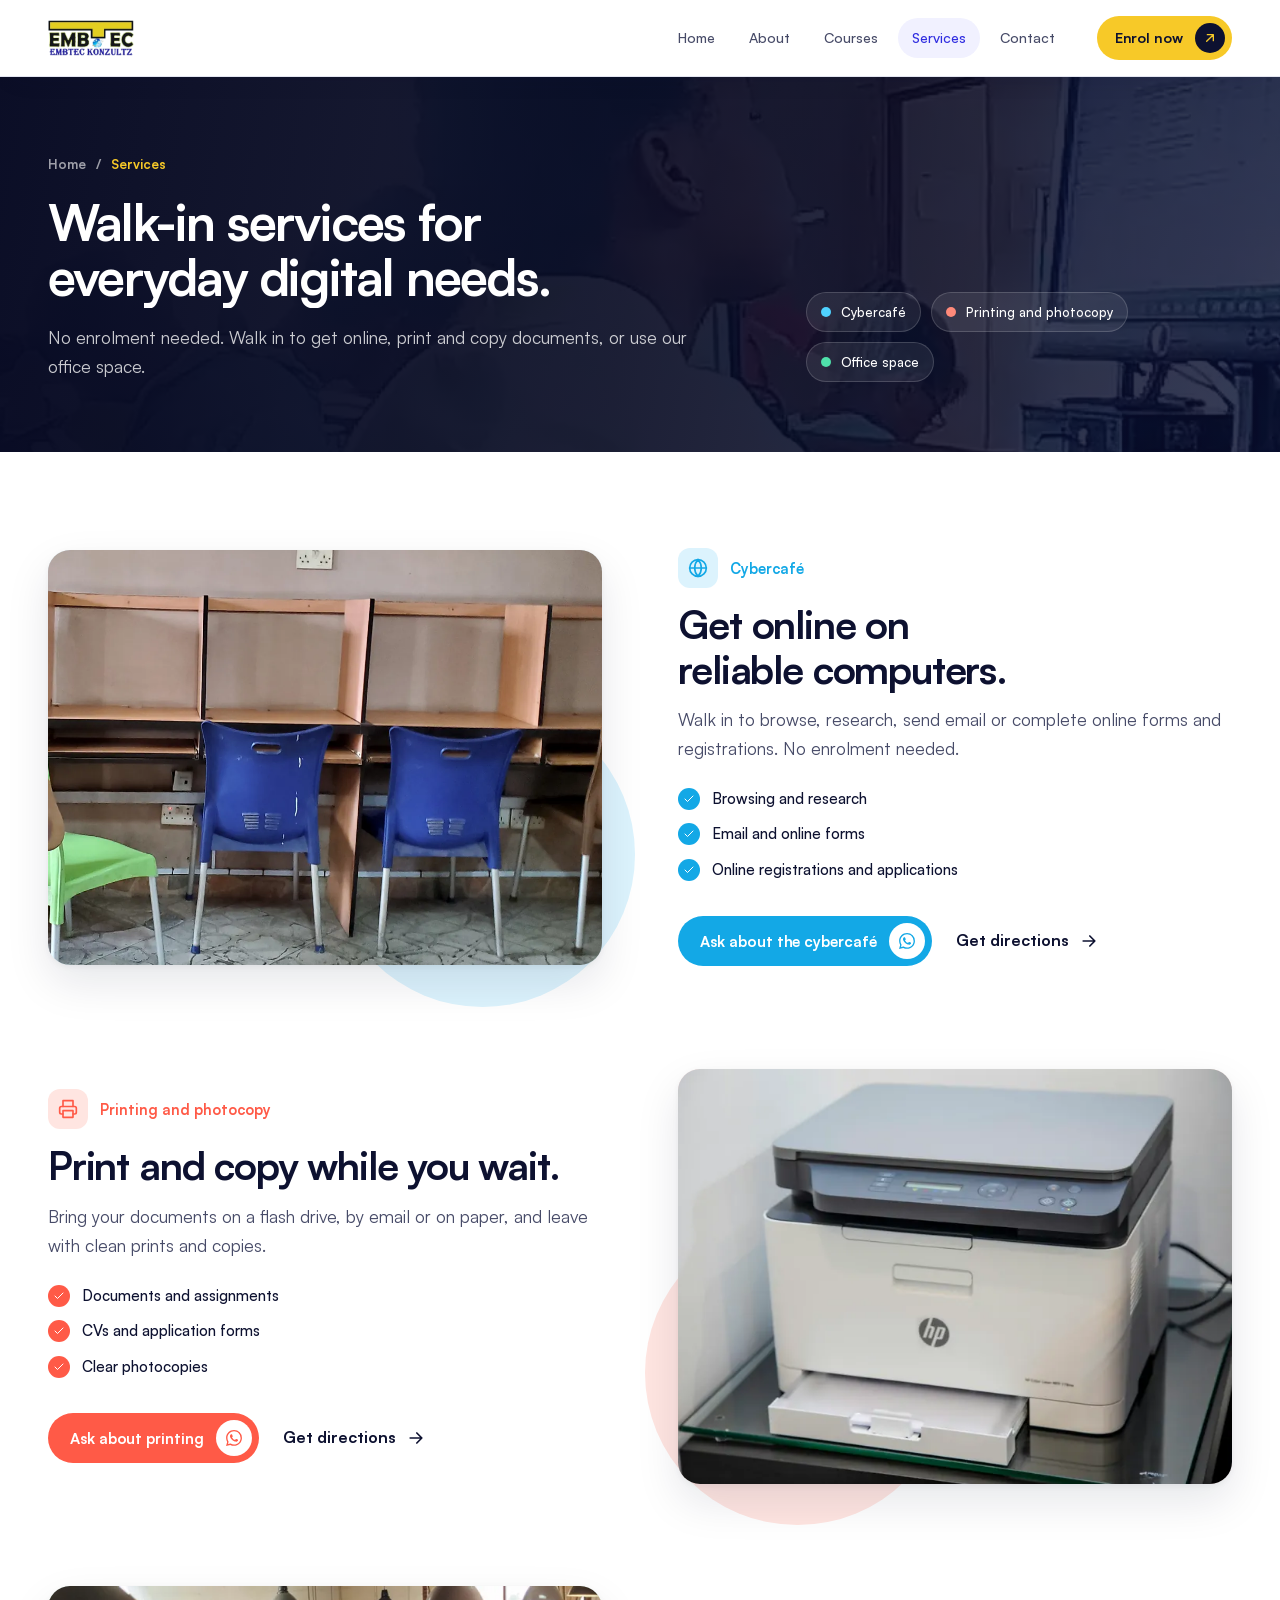
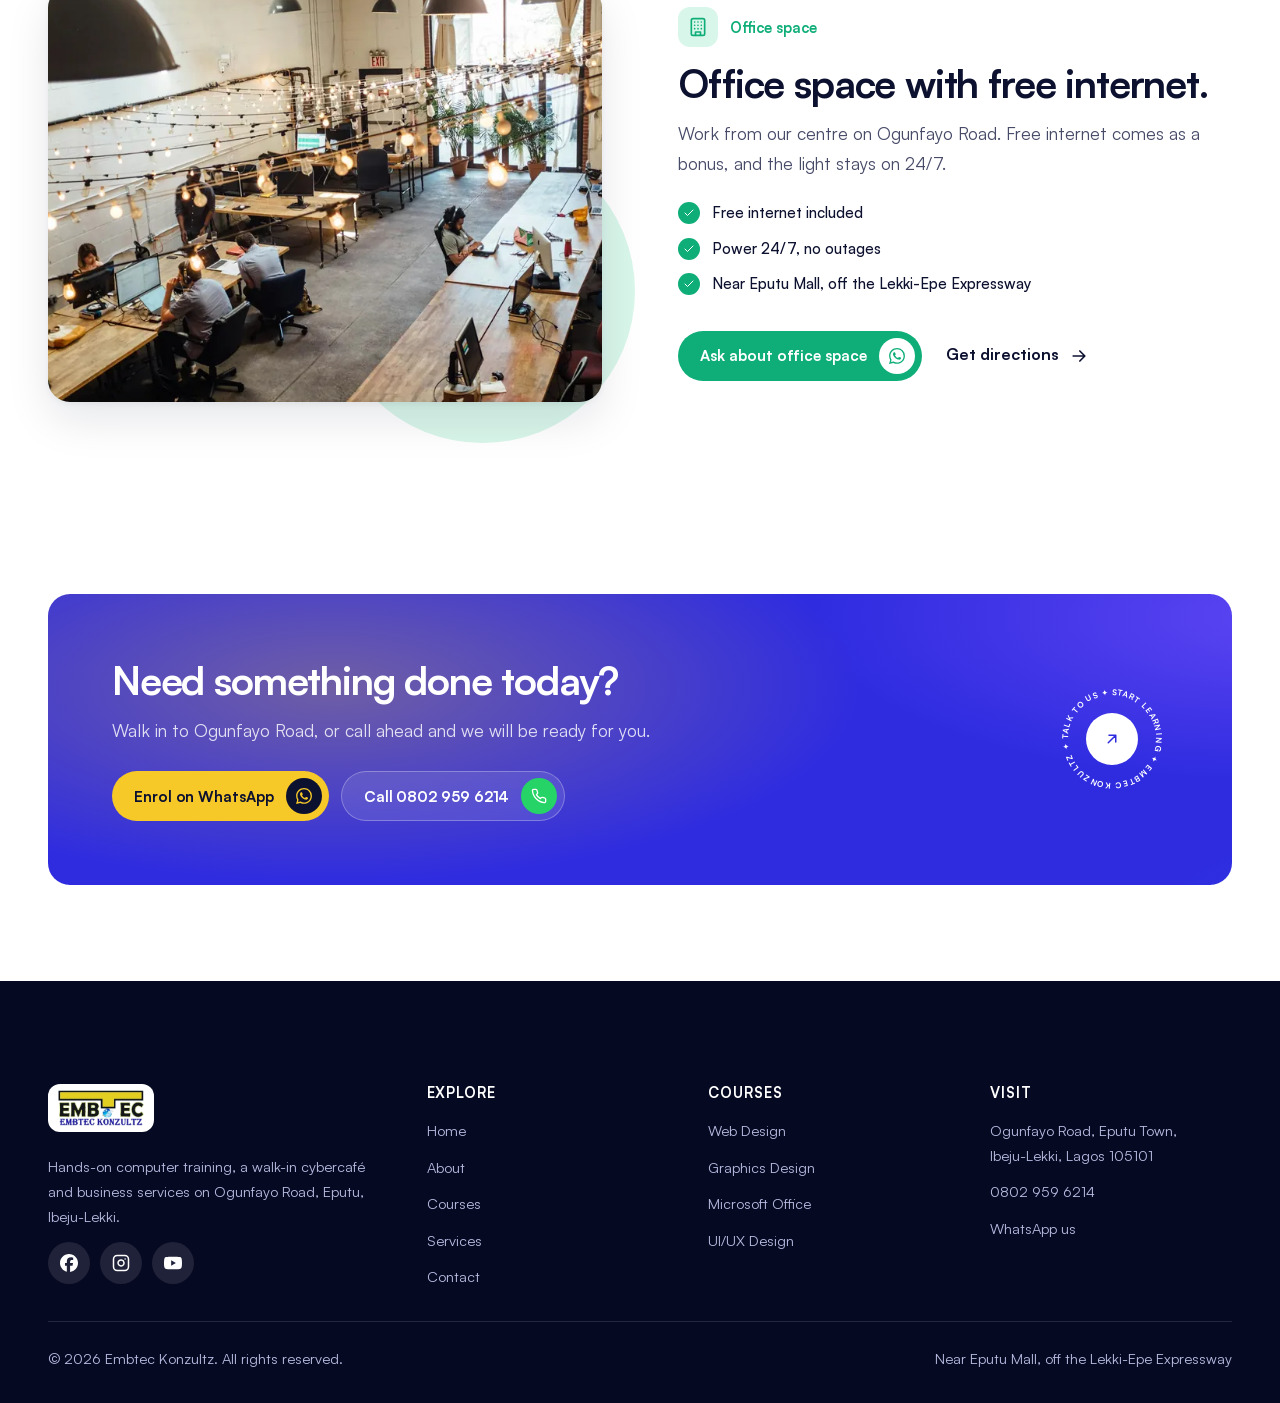
<file: services.html>
<!doctype html>
<html lang="en-NG">
<head>
  <meta charset="utf-8">
  <meta name="viewport" content="width=device-width, initial-scale=1, viewport-fit=cover">
  <title>Walk-in Services | Embtec Konzultz</title>
  <meta name="description" content="Cybercafé, printing and photocopy, and office space with free internet at Embtec Konzultz, Ogunfayo Road, Eputu. No enrolment needed.">
  <link rel="canonical" href="https://victorezekiel905-wq.github.io/embtec/services.html">
  <meta name="theme-color" content="#0a0f31">

  <link rel="icon" href="favicon.ico" sizes="any">
  <link rel="icon" type="image/png" sizes="32x32" href="favicon-32x32.png">
  <link rel="apple-touch-icon" href="apple-touch-icon.png">
  <link rel="manifest" href="site.webmanifest">

  <meta property="og:type" content="website">
  <meta property="og:site_name" content="Embtec Konzultz">
  <meta property="og:locale" content="en_NG">
  <meta property="og:title" content="Walk-in Services | Embtec Konzultz">
  <meta property="og:description" content="Cybercafé, printing and photocopy, and office space with free internet at Embtec Konzultz, Ogunfayo Road, Eputu. No enrolment needed.">
  <meta property="og:url" content="https://victorezekiel905-wq.github.io/embtec/services.html">
  <meta property="og:image" content="https://victorezekiel905-wq.github.io/embtec/assets/img/og-image.jpg">
  <meta property="og:image:width" content="1200">
  <meta property="og:image:height" content="630">
  <meta name="twitter:card" content="summary_large_image">

  <link rel="preload" href="assets/fonts/satoshi-400.woff2" as="font" type="font/woff2" crossorigin>
  <link rel="preload" href="assets/fonts/satoshi-700.woff2" as="font" type="font/woff2" crossorigin>
  <link rel="stylesheet" href="assets/css/style.css">
  <script>document.documentElement.classList.add('js');</script>
  <script src="assets/js/main.js" defer></script>
</head>
<body>
  <a class="skip-link" href="#main">Skip to content</a>
  <svg width="0" height="0" style="position:absolute" aria-hidden="true" focusable="false">
    <symbol id="i-arrow" viewBox="0 0 24 24"><g fill="none" stroke="currentColor" stroke-width="2" stroke-linecap="round" stroke-linejoin="round"><path d="M5 12h14M13 6l6 6-6 6"/></g></symbol>
    <symbol id="i-up-right" viewBox="0 0 24 24"><g fill="none" stroke="currentColor" stroke-width="2" stroke-linecap="round" stroke-linejoin="round"><path d="M7 17 17 7M8 7h9v9"/></g></symbol>
    <symbol id="i-phone" viewBox="0 0 24 24"><g fill="none" stroke="currentColor" stroke-width="2" stroke-linecap="round" stroke-linejoin="round"><path d="M22 16.92v3a2 2 0 0 1-2.18 2 19.79 19.79 0 0 1-8.63-3.07 19.5 19.5 0 0 1-6-6 19.79 19.79 0 0 1-3.07-8.67A2 2 0 0 1 4.11 2h3a2 2 0 0 1 2 1.72c.13.96.36 1.9.7 2.81a2 2 0 0 1-.45 2.11L8.09 9.91a16 16 0 0 0 6 6l1.27-1.27a2 2 0 0 1 2.11-.45c.91.34 1.85.57 2.81.7A2 2 0 0 1 22 16.92z"/></g></symbol>
    <symbol id="i-pin" viewBox="0 0 24 24"><g fill="none" stroke="currentColor" stroke-width="2" stroke-linecap="round" stroke-linejoin="round"><path d="M20 10c0 6-8 12-8 12s-8-6-8-12a8 8 0 0 1 16 0Z"/><circle cx="12" cy="10" r="3"/></g></symbol>
    <symbol id="i-star" viewBox="0 0 24 24"><path fill="currentColor" d="M12 2l3.09 6.26L22 9.27l-5 4.87 1.18 6.88L12 17.77l-6.18 3.25L7 14.14 2 9.27l6.91-1.01L12 2z"/></symbol>
    <symbol id="i-zap" viewBox="0 0 24 24"><g fill="none" stroke="currentColor" stroke-width="2" stroke-linecap="round" stroke-linejoin="round"><path d="M13 2 3 14h9l-1 8 10-12h-9l1-8z"/></g></symbol>
    <symbol id="i-snow" viewBox="0 0 24 24"><g fill="none" stroke="currentColor" stroke-width="2" stroke-linecap="round" stroke-linejoin="round"><path d="M2 12h20M12 2v20M20 16l-4-4 4-4M4 8l4 4-4 4M16 4l-4 4-4-4M8 20l4-4 4 4"/></g></symbol>
    <symbol id="i-users" viewBox="0 0 24 24"><g fill="none" stroke="currentColor" stroke-width="2" stroke-linecap="round" stroke-linejoin="round"><path d="M16 21v-2a4 4 0 0 0-4-4H6a4 4 0 0 0-4 4v2"/><circle cx="9" cy="7" r="4"/><path d="M22 21v-2a4 4 0 0 0-3-3.87M16 3.13a4 4 0 0 1 0 7.75"/></g></symbol>
    <symbol id="i-monitor" viewBox="0 0 24 24"><g fill="none" stroke="currentColor" stroke-width="2" stroke-linecap="round" stroke-linejoin="round"><rect x="2" y="3" width="20" height="14" rx="2"/><path d="M8 21h8M12 17v4"/></g></symbol>
    <symbol id="i-code" viewBox="0 0 24 24"><g fill="none" stroke="currentColor" stroke-width="2" stroke-linecap="round" stroke-linejoin="round"><path d="m16 18 6-6-6-6M8 6l-6 6 6 6"/></g></symbol>
    <symbol id="i-pen" viewBox="0 0 24 24"><g fill="none" stroke="currentColor" stroke-width="2" stroke-linecap="round" stroke-linejoin="round"><path d="m12 19 7-7 3 3-7 7-3-3z"/><path d="m18 13-1.5-7.5L2 2l3.5 14.5L13 18l5-5z"/><path d="m2 2 7.59 7.59"/><circle cx="11" cy="11" r="2"/></g></symbol>
    <symbol id="i-sheet" viewBox="0 0 24 24"><g fill="none" stroke="currentColor" stroke-width="2" stroke-linecap="round" stroke-linejoin="round"><rect x="3" y="3" width="18" height="18" rx="2"/><path d="M3 9h18M3 15h18M9 3v18"/></g></symbol>
    <symbol id="i-layout" viewBox="0 0 24 24"><g fill="none" stroke="currentColor" stroke-width="2" stroke-linecap="round" stroke-linejoin="round"><rect x="3" y="3" width="18" height="18" rx="2"/><path d="M3 9h18M9 21V9"/></g></symbol>
    <symbol id="i-office" viewBox="0 0 24 24"><g fill="none" stroke="currentColor" stroke-width="2" stroke-linecap="round" stroke-linejoin="round"><rect x="4" y="2" width="16" height="20" rx="2"/><path d="M9 22v-4h6v4M8 6h.01M16 6h.01M12 6h.01M12 10h.01M12 14h.01M16 10h.01M16 14h.01M8 10h.01M8 14h.01"/></g></symbol>
    <symbol id="i-db" viewBox="0 0 24 24"><g fill="none" stroke="currentColor" stroke-width="2" stroke-linecap="round" stroke-linejoin="round"><ellipse cx="12" cy="5" rx="9" ry="3"/><path d="M3 5v14a9 3 0 0 0 18 0V5"/><path d="M3 12a9 3 0 0 0 18 0"/></g></symbol>
    <symbol id="i-globe" viewBox="0 0 24 24"><g fill="none" stroke="currentColor" stroke-width="2" stroke-linecap="round" stroke-linejoin="round"><circle cx="12" cy="12" r="10"/><path d="M12 2a14.5 14.5 0 0 0 0 20 14.5 14.5 0 0 0 0-20M2 12h20"/></g></symbol>
    <symbol id="i-printer" viewBox="0 0 24 24"><g fill="none" stroke="currentColor" stroke-width="2" stroke-linecap="round" stroke-linejoin="round"><path d="M6 9V2h12v7"/><path d="M6 18H4a2 2 0 0 1-2-2v-5a2 2 0 0 1 2-2h16a2 2 0 0 1 2 2v5a2 2 0 0 1-2 2h-2"/><rect x="6" y="14" width="12" height="8"/></g></symbol>
    <symbol id="i-trend" viewBox="0 0 24 24"><g fill="none" stroke="currentColor" stroke-width="2" stroke-linecap="round" stroke-linejoin="round"><path d="M22 7l-8.5 8.5-5-5L2 17"/><path d="M16 7h6v6"/></g></symbol>
    <symbol id="i-check" viewBox="0 0 24 24"><g fill="none" stroke="currentColor" stroke-width="2" stroke-linecap="round" stroke-linejoin="round"><path d="M20 6 9 17l-5-5"/></g></symbol>
    <symbol id="i-target" viewBox="0 0 24 24"><g fill="none" stroke="currentColor" stroke-width="2" stroke-linecap="round" stroke-linejoin="round"><circle cx="12" cy="12" r="10"/><circle cx="12" cy="12" r="6"/><circle cx="12" cy="12" r="2"/></g></symbol>
    <symbol id="i-heart" viewBox="0 0 24 24"><g fill="none" stroke="currentColor" stroke-width="2" stroke-linecap="round" stroke-linejoin="round"><path d="M19 14c1.49-1.46 3-3.21 3-5.5A5.5 5.5 0 0 0 16.5 3c-1.76 0-3 .5-4.5 2-1.5-1.5-2.74-2-4.5-2A5.5 5.5 0 0 0 2 8.5c0 2.3 1.5 4.05 3 5.5l7 7Z"/></g></symbol>
    <symbol id="i-home" viewBox="0 0 24 24"><g fill="none" stroke="currentColor" stroke-width="2" stroke-linecap="round" stroke-linejoin="round"><path d="m3 9 9-7 9 7v11a2 2 0 0 1-2 2H5a2 2 0 0 1-2-2z"/><path d="M9 22V12h6v10"/></g></symbol>
    <symbol id="i-play" viewBox="0 0 24 24"><path fill="currentColor" d="M7 4.5v15a1 1 0 0 0 1.52.85l12-7.5a1 1 0 0 0 0-1.7l-12-7.5A1 1 0 0 0 7 4.5z"/></symbol>
    <symbol id="i-pause" viewBox="0 0 24 24"><path fill="currentColor" d="M6 4h4v16H6zM14 4h4v16h-4z"/></symbol>
    <symbol id="i-quote" viewBox="0 0 24 24"><path fill="currentColor" d="M3 21c3 0 7-1 7-8V5c0-1.25-.76-2.02-2-2H4c-1.25 0-2 .75-2 1.97V11c0 1.25.75 2 2 2 1 0 1 0 1 1v1c0 1-1 2-2 2s-1 .01-1 1.03V20c0 1 0 1 1 1zm12 0c3 0 7-1 7-8V5c0-1.25-.76-2.02-2-2h-4c-1.25 0-2 .75-2 1.97V11c0 1.25.75 2 2 2h.75c0 2.25.25 4-2.75 4v3c0 1 0 1 1 1z"/></symbol>
    <symbol id="i-whatsapp" viewBox="0 0 24 24"><path fill="currentColor" d="M17.47 14.38c-.3-.15-1.76-.87-2.03-.97-.27-.1-.47-.15-.67.15-.2.3-.77.97-.94 1.16-.17.2-.35.22-.64.07-.3-.15-1.26-.46-2.39-1.47-.88-.79-1.48-1.76-1.65-2.06-.17-.3-.02-.46.13-.61.13-.13.3-.35.45-.52.15-.17.2-.3.3-.5.1-.2.05-.37-.03-.52-.07-.15-.67-1.61-.92-2.21-.24-.58-.49-.5-.67-.51h-.57c-.2 0-.52.07-.79.37-.27.3-1.04 1.02-1.04 2.48 0 1.46 1.07 2.88 1.21 3.07.15.2 2.1 3.2 5.08 4.49.71.31 1.26.49 1.7.63.71.22 1.36.19 1.87.12.57-.09 1.76-.72 2-1.41.25-.7.25-1.29.17-1.41-.07-.13-.27-.2-.57-.35m-5.42 7.4h-.01a9.87 9.87 0 0 1-5.03-1.38l-.36-.21-3.74.98 1-3.65-.24-.37a9.86 9.86 0 0 1-1.51-5.26c0-5.45 4.44-9.88 9.89-9.88 2.64 0 5.12 1.03 6.99 2.9a9.83 9.83 0 0 1 2.89 6.99c0 5.45-4.44 9.88-9.88 9.88m8.41-18.3A11.82 11.82 0 0 0 12.05 0C5.5 0 .16 5.34.16 11.89c0 2.1.55 4.14 1.59 5.95L.06 24l6.3-1.65a11.88 11.88 0 0 0 5.68 1.45h.01c6.55 0 11.89-5.34 11.89-11.89a11.82 11.82 0 0 0-3.48-8.41z"/></symbol>
    <symbol id="i-facebook" viewBox="0 0 24 24"><path fill="currentColor" d="M9.1 23.69v-7.98H6.63v-3.67H9.1v-1.58c0-4.09 1.85-5.98 5.86-5.98.4 0 .96.04 1.47.1.39.04.77.11 1.14.2v3.32c-.22-.02-.44-.03-.65-.04-.24 0-.49-.01-.73-.01-.71 0-1.26.1-1.68.31-.28.14-.51.35-.68.62-.26.42-.37.99-.37 1.75v1.3h3.92l-.39 2.1-.29 1.56h-3.25v8.25C19.4 23.24 24 18.18 24 12.04c0-6.63-5.37-12-12-12s-12 5.37-12 12c0 5.63 3.87 10.35 9.1 11.65Z"/></symbol>
    <symbol id="i-instagram" viewBox="0 0 24 24"><g fill="none" stroke="currentColor" stroke-width="2" stroke-linecap="round" stroke-linejoin="round"><rect x="2" y="2" width="20" height="20" rx="5"/><path d="M16 11.37A4 4 0 1 1 12.63 8 4 4 0 0 1 16 11.37z"/><path d="M17.5 6.5h.01"/></g></symbol>
    <symbol id="i-youtube" viewBox="0 0 24 24"><path fill="currentColor" d="M23.5 6.19a3.02 3.02 0 0 0-2.12-2.14C19.5 3.55 12 3.55 12 3.55s-7.5 0-9.38.5A3.02 3.02 0 0 0 .5 6.19C0 8.07 0 12 0 12s0 3.93.5 5.81a3.02 3.02 0 0 0 2.12 2.14c1.87.5 9.38.5 9.38.5s7.5 0 9.38-.5a3.02 3.02 0 0 0 2.12-2.14C24 15.93 24 12 24 12s0-3.93-.5-5.81zM9.55 15.57V8.43L15.82 12l-6.27 3.57z"/></symbol>
  </svg>

  <header class="site-header is-solid">
    <div class="wrap header-inner">
      <a class="brand" href="index.html" aria-label="Embtec Konzultz, home"><img src="assets/img/logo.webp" alt="Embtec Konzultz" width="514" height="215"></a>
      <nav class="nav" aria-label="Main">
        <a href="index.html">Home</a>
        <a href="about.html">About</a>
        <a href="courses.html">Courses</a>
        <a href="services.html" aria-current="page">Services</a>
        <a href="contact.html">Contact</a>
      </nav>
      <div class="header-cta">
        <a class="btn btn-gold" href="https://wa.me/2348029596214?text=Hello%20Embtec%20Konzultz%2C%20I%20would%20like%20to%20enrol%20for%20a%20course." target="_blank" rel="noopener">Enrol now<span class="bubble"><svg class="icon" aria-hidden="true"><use href="#i-up-right"/></svg></span></a>
      </div>
      <button class="menu-btn" type="button" aria-expanded="false" aria-controls="menu" aria-label="Open menu"><span></span></button>
    </div>
  </header>

  <div class="menu dark" id="menu" inert>
    <nav aria-label="Menu">
      <a href="index.html">Home<svg class="icon" aria-hidden="true"><use href="#i-arrow"/></svg></a>
      <a href="about.html">About<svg class="icon" aria-hidden="true"><use href="#i-arrow"/></svg></a>
      <a href="courses.html">Courses<svg class="icon" aria-hidden="true"><use href="#i-arrow"/></svg></a>
      <a href="services.html" aria-current="page">Services<svg class="icon" aria-hidden="true"><use href="#i-arrow"/></svg></a>
      <a href="contact.html">Contact<svg class="icon" aria-hidden="true"><use href="#i-arrow"/></svg></a>
    </nav>
    <div class="menu-foot">
      <a class="btn btn-gold" href="https://wa.me/2348029596214?text=Hello%20Embtec%20Konzultz%2C%20I%20would%20like%20to%20enrol%20for%20a%20course." target="_blank" rel="noopener">Enrol on WhatsApp<span class="bubble"><svg class="icon" aria-hidden="true"><use href="#i-whatsapp"/></svg></span></a>
      <a class="btn btn-glass" href="tel:+2348029596214">Call&nbsp;0802&nbsp;959&nbsp;6214<span class="bubble"><svg class="icon" aria-hidden="true"><use href="#i-phone"/></svg></span></a>
      <p>Ogunfayo Road, Eputu Town, Ibeju-Lekki, Lagos</p>
    </div>
  </div>

  <main id="main">

    <section class="page-hero dark" aria-labelledby="page-title">
      <div class="hero-media" aria-hidden="true">
        <video data-hero-video data-wide="assets/video/hero-wide.mp4" data-tall="assets/video/hero-tall.mp4" data-wide-poster="assets/video/hero-wide.webp" data-tall-poster="assets/video/hero-tall.webp" poster="assets/video/hero-wide.webp" muted loop playsinline preload="none"></video>
      </div>
      <div class="wrap">
        <div class="page-hero-grid">
          <div>
            <nav class="crumbs fade-up" style="--d:.1s" aria-label="Breadcrumb"><a href="index.html">Home</a><span aria-hidden="true">/</span><span aria-current="page">Services</span></nav>
            <h1 class="h1" id="page-title"><span class="line"><span>Walk-in services for</span></span><span class="line"><span>everyday digital needs.</span></span></h1>
            <p class="lead fade-up" style="--d:.45s">No enrolment needed. Walk in to get online, print and copy documents, or use our office space.</p>
          </div>
          <div class="chips fade-up" style="--d:.6s"><a class="chip" href="#cybercafe" style="--c:#4fd2ff"><i></i>Cybercafé</a><a class="chip" href="#printing" style="--c:#ff8a7a"><i></i>Printing and photocopy</a><a class="chip" href="#office-space" style="--c:#4fe0aa"><i></i>Office space</a></div>
        </div>
      </div>
    </section>

    <section class="section" aria-label="Our services">
      <div class="wrap">
        <div class="svc c-cyber" id="cybercafe">
          <div class="svc-media" data-reveal="left"><div class="frame"><img src="assets/img/booths-1400.webp" alt="Computer booths at Embtec Konzultz" loading="lazy" decoding="async"></div><span class="blob" aria-hidden="true"></span></div>
          <div class="svc-body" data-reveal>
            <p class="label"><i><svg class="icon" aria-hidden="true"><use href="#i-globe"/></svg></i>Cybercafé</p>
            <h2 class="h2">Get online on reliable computers.</h2>
            <p class="lead">Walk in to browse, research, send email or complete online forms and registrations. No enrolment needed.</p>
            <ul class="ticks"><li><span class="tick"><svg class="icon" aria-hidden="true"><use href="#i-check"/></svg></span>Browsing and research</li><li><span class="tick"><svg class="icon" aria-hidden="true"><use href="#i-check"/></svg></span>Email and online forms</li><li><span class="tick"><svg class="icon" aria-hidden="true"><use href="#i-check"/></svg></span>Online registrations and applications</li></ul>
            <div class="actions">
              <a class="btn btn-c" href="https://wa.me/2348029596214?text=Hello%20Embtec%20Konzultz%2C%20I%20have%20a%20question%20about%20the%20cybercaf%C3%A9." target="_blank" rel="noopener">Ask about the cybercafé<span class="bubble"><svg class="icon" aria-hidden="true"><use href="#i-whatsapp"/></svg></span></a>
              <a class="link-arrow" href="https://www.google.com/maps/dir/?api=1&amp;destination=Embtec%20Konzultz%2C%20Ogunfayo%20Rd%2C%20Eputu%20Town%2C%20Lagos" target="_blank" rel="noopener"><span>Get directions</span><svg class="icon" aria-hidden="true"><use href="#i-arrow"/></svg></a>
            </div>
          </div>
        </div>
        <div class="svc c-print flip" id="printing">
          <div class="svc-media" data-reveal="right"><div class="frame"><img src="assets/img/printing-800.webp" srcset="assets/img/printing-800.webp 800w, assets/img/printing-1400.webp 1400w" sizes="(min-width: 1024px) 45vw, 100vw" width="1400" height="933" alt="A printer and copier" loading="lazy" decoding="async"></div><span class="blob" aria-hidden="true"></span></div>
          <div class="svc-body" data-reveal>
            <p class="label"><i><svg class="icon" aria-hidden="true"><use href="#i-printer"/></svg></i>Printing and photocopy</p>
            <h2 class="h2">Print and copy while you wait.</h2>
            <p class="lead">Bring your documents on a flash drive, by email or on paper, and leave with clean prints and copies.</p>
            <ul class="ticks"><li><span class="tick"><svg class="icon" aria-hidden="true"><use href="#i-check"/></svg></span>Documents and assignments</li><li><span class="tick"><svg class="icon" aria-hidden="true"><use href="#i-check"/></svg></span>CVs and application forms</li><li><span class="tick"><svg class="icon" aria-hidden="true"><use href="#i-check"/></svg></span>Clear photocopies</li></ul>
            <div class="actions">
              <a class="btn btn-c" href="https://wa.me/2348029596214?text=Hello%20Embtec%20Konzultz%2C%20I%20would%20like%20to%20print%20some%20documents." target="_blank" rel="noopener">Ask about printing<span class="bubble"><svg class="icon" aria-hidden="true"><use href="#i-whatsapp"/></svg></span></a>
              <a class="link-arrow" href="https://www.google.com/maps/dir/?api=1&amp;destination=Embtec%20Konzultz%2C%20Ogunfayo%20Rd%2C%20Eputu%20Town%2C%20Lagos" target="_blank" rel="noopener"><span>Get directions</span><svg class="icon" aria-hidden="true"><use href="#i-arrow"/></svg></a>
            </div>
          </div>
        </div>
        <div class="svc c-finance" id="office-space">
          <div class="svc-media" data-reveal="left"><div class="frame"><img src="assets/img/officespace-800.webp" srcset="assets/img/officespace-800.webp 800w, assets/img/officespace-1400.webp 1400w" sizes="(min-width: 1024px) 45vw, 100vw" width="1400" height="933" alt="People working at desks in a bright shared office" loading="lazy" decoding="async"></div><span class="blob" aria-hidden="true"></span></div>
          <div class="svc-body" data-reveal>
            <p class="label"><i><svg class="icon" aria-hidden="true"><use href="#i-office"/></svg></i>Office space</p>
            <h2 class="h2">Office space with free internet.</h2>
            <p class="lead">Work from our centre on Ogunfayo Road. Free internet comes as a bonus, and the light stays on 24/7.</p>
            <ul class="ticks"><li><span class="tick"><svg class="icon" aria-hidden="true"><use href="#i-check"/></svg></span>Free internet included</li><li><span class="tick"><svg class="icon" aria-hidden="true"><use href="#i-check"/></svg></span>Power 24/7, no outages</li><li><span class="tick"><svg class="icon" aria-hidden="true"><use href="#i-check"/></svg></span>Near Eputu Mall, off the Lekki-Epe Expressway</li></ul>
            <div class="actions">
              <a class="btn btn-c" href="https://wa.me/2348029596214?text=Hello%20Embtec%20Konzultz%2C%20I%20would%20like%20to%20ask%20about%20office%20space." target="_blank" rel="noopener">Ask about office space<span class="bubble"><svg class="icon" aria-hidden="true"><use href="#i-whatsapp"/></svg></span></a>
              <a class="link-arrow" href="https://www.google.com/maps/dir/?api=1&amp;destination=Embtec%20Konzultz%2C%20Ogunfayo%20Rd%2C%20Eputu%20Town%2C%20Lagos" target="_blank" rel="noopener"><span>Get directions</span><svg class="icon" aria-hidden="true"><use href="#i-arrow"/></svg></a>
            </div>
          </div>
        </div>
      </div>
    </section>

    <section class="section" aria-labelledby="cta-title">
      <div class="wrap">
        <div class="cta dark" data-reveal="zoom">
          <div>
            <h2 class="h2" id="cta-title">Need something done today?</h2>
            <p>Walk in to Ogunfayo Road, or call ahead and we will be ready for you.</p>
            <div class="actions">
              <a class="btn btn-gold" href="https://wa.me/2348029596214?text=Hello%20Embtec%20Konzultz%2C%20I%20would%20like%20to%20enrol%20for%20a%20course." target="_blank" rel="noopener">Enrol on WhatsApp<span class="bubble"><svg class="icon" aria-hidden="true"><use href="#i-whatsapp"/></svg></span></a>
              <a class="btn btn-glass" href="tel:+2348029596214">Call&nbsp;0802&nbsp;959&nbsp;6214<span class="bubble"><svg class="icon" aria-hidden="true"><use href="#i-phone"/></svg></span></a>
            </div>
          </div>
          <a class="badge" href="contact.html" aria-label="Contact Embtec Konzultz">
            <svg class="ring" viewBox="0 0 148 148" aria-hidden="true"><defs><path id="ring-path-a" d="M74 74m-58 0a58 58 0 1 1 116 0a58 58 0 1 1-116 0"/></defs><text><textPath href="#ring-path-a" textLength="362" lengthAdjust="spacing">Talk to us ✦ Start learning ✦ Embtec Konzultz ✦</textPath></text></svg>
            <span class="core"><svg class="icon" aria-hidden="true"><use href="#i-up-right"/></svg></span>
          </a>
        </div>
      </div>
    </section>
  </main>

  <footer class="site-footer dark">
    <div class="wrap">
      <div class="footer-top">
        <div class="footer-brand">
          <a class="brand" href="index.html" aria-label="Embtec Konzultz, home"><img src="assets/img/logo.webp" alt="Embtec Konzultz" width="514" height="215" loading="lazy"></a>
          <p>Hands-on computer training, a walk-in cybercafé and business services on Ogunfayo Road, Eputu, Ibeju-Lekki.</p>
          <div class="socials">
            <a href="https://www.facebook.com/embteckonzultzICT/" target="_blank" rel="noopener" aria-label="Facebook"><svg class="icon" aria-hidden="true"><use href="#i-facebook"/></svg></a>
            <a href="https://www.instagram.com/embteckonzultz/" target="_blank" rel="noopener" aria-label="Instagram"><svg class="icon" aria-hidden="true"><use href="#i-instagram"/></svg></a>
            <a href="https://www.youtube.com/@embteckonzultzcomputerscho2784" target="_blank" rel="noopener" aria-label="YouTube"><svg class="icon" aria-hidden="true"><use href="#i-youtube"/></svg></a>
          </div>
        </div>
        <div class="footer-col">
          <h2>Explore</h2>
          <ul>
            <li><a href="index.html">Home</a></li>
            <li><a href="about.html">About</a></li>
            <li><a href="courses.html">Courses</a></li>
            <li><a href="services.html">Services</a></li>
            <li><a href="contact.html">Contact</a></li>
          </ul>
        </div>
        <div class="footer-col">
          <h2>Courses</h2>
          <ul>
            <li><a href="courses.html#web-design">Web Design</a></li>
            <li><a href="courses.html#graphics-design">Graphics Design</a></li>
            <li><a href="courses.html#microsoft-office">Microsoft Office</a></li>
            <li><a href="courses.html#ui-ux">UI/UX Design</a></li>
          </ul>
        </div>
        <div class="footer-col">
          <h2>Visit</h2>
          <ul>
            <li><address>Ogunfayo Road, Eputu Town,<br>Ibeju-Lekki, Lagos 105101</address></li>
            <li><a href="tel:+2348029596214">0802&nbsp;959&nbsp;6214</a></li>
            <li><a href="https://wa.me/2348029596214?text=Hello%20Embtec%20Konzultz%2C%20I%20would%20like%20to%20enrol%20for%20a%20course." target="_blank" rel="noopener">WhatsApp us</a></li>
          </ul>
        </div>
      </div>
      <div class="footer-bottom">
        <p>© <span data-year>2026</span> Embtec Konzultz. All rights reserved.</p>
        <p>Near Eputu Mall, off the Lekki-Epe Expressway</p>
      </div>
    </div>
  </footer>

  <a class="wa" href="https://wa.me/2348029596214?text=Hello%20Embtec%20Konzultz%2C%20I%20would%20like%20to%20enrol%20for%20a%20course." target="_blank" rel="noopener" aria-label="Chat with Embtec Konzultz on WhatsApp"><svg class="icon" aria-hidden="true"><use href="#i-whatsapp"/></svg></a>
</body>
</html>
</file>
<file: assets/css/style.css>
@font-face { font-family: "Satoshi"; src: url("../fonts/satoshi-400.woff2") format("woff2"); font-weight: 400; font-style: normal; font-display: swap; }
@font-face { font-family: "Satoshi"; src: url("../fonts/satoshi-500.woff2") format("woff2"); font-weight: 500; font-style: normal; font-display: swap; }
@font-face { font-family: "Satoshi"; src: url("../fonts/satoshi-700.woff2") format("woff2"); font-weight: 700; font-style: normal; font-display: swap; }

/* ==========================================================================
   Embtec Konzultz
   Brand: royal blue and gold from the logo, with one accent colour per course.
   Type: Satoshi, self-hosted.
   ========================================================================== */

:root {
  /* Brand */
  --navy-950: #060922;
  --navy-900: #0a0f31;
  --navy-800: #111948;
  --navy-700: #1b2463;
  --royal: #2f2ce0;
  --royal-600: #2421b9;
  --royal-100: #e5e6ff;
  --royal-50: #f1f1ff;
  --gold: #f7c928;
  --gold-600: #e6b60c;
  --gold-100: #fff3c4;

  /* Course & service accents */
  --coral: #ff5a47;
  --coral-100: #ffe5e1;
  --mint: #0fae78;
  --mint-100: #d9f6ea;
  --violet: #7a55ff;
  --violet-100: #ebe5ff;
  --sky: #13a8e6;
  --sky-100: #dcf3fd;

  /* Neutrals */
  --ink: #0d1130;
  --text: #474b68;
  --muted: #6f7392;
  --line: #e4e6f1;
  --line-dark: rgba(255, 255, 255, 0.12);
  --bg: #ffffff;
  --bg-soft: #f5f6fc;
  --on-dark: #f3f4ff;
  --on-dark-2: #b6bbe0;

  /* Type */
  --display: "Satoshi", system-ui, -apple-system, "Segoe UI", Roboto, Arial, sans-serif;
  --sans: "Satoshi", system-ui, -apple-system, "Segoe UI", Roboto, Arial, sans-serif;

  --fs-hero: clamp(2.25rem, 1.55rem + 2.9vw, 4rem);
  --fs-h1: clamp(2rem, 1.5rem + 2.1vw, 3.25rem);
  --fs-h2: clamp(1.65rem, 1.3rem + 1.45vw, 2.5rem);
  --fs-h3: clamp(1.1rem, 1.04rem + 0.3vw, 1.25rem);
  --fs-lead: clamp(1rem, 0.97rem + 0.15vw, 1.0975rem);
  --fs-body: 1rem;
  --fs-small: 0.9063rem;
  --fs-xs: 0.8125rem;

  /* Layout */
  --wrap: 1200px;
  --gutter: clamp(20px, 5vw, 48px);
  --gap: clamp(16px, 2.2vw, 32px);
  --section: clamp(64px, 7.5vw, 112px);
  --radius-sm: 12px;
  --radius: 16px;
  --radius-lg: 22px;
  --header-h: 76px;

  --shadow-sm: 0 1px 2px rgba(13, 17, 48, 0.06), 0 4px 14px rgba(13, 17, 48, 0.05);
  --shadow: 0 2px 6px rgba(13, 17, 48, 0.05), 0 18px 44px rgba(13, 17, 48, 0.1);
  --shadow-lg: 0 6px 16px rgba(13, 17, 48, 0.08), 0 40px 80px rgba(13, 17, 48, 0.16);

  --ease: cubic-bezier(0.22, 1, 0.36, 1);
  --ease-in-out: cubic-bezier(0.65, 0, 0.35, 1);
}

/* ---------- Reset & base ---------- */

*,
*::before,
*::after { box-sizing: border-box; }

html {
  -webkit-text-size-adjust: 100%;
  scroll-behavior: smooth;
  scroll-padding-top: calc(var(--header-h) + 16px);
}

body {
  margin: 0;
  background: var(--bg);
  color: var(--text);
  font-family: var(--sans);
  font-size: var(--fs-body);
  line-height: 1.7;
  -webkit-font-smoothing: antialiased;
  -moz-osx-font-smoothing: grayscale;
  text-rendering: optimizeLegibility;
  overflow-x: hidden;
}

img,
svg,
video { display: block; max-width: 100%; }
img { height: auto; }
a { color: inherit; text-decoration: none; }
button,
input,
select,
textarea { font: inherit; color: inherit; }
button { cursor: pointer; }
p,
figure,
blockquote,
dl,
dd { margin: 0; }
ul,
ol { margin: 0; padding: 0; list-style: none; }
address { font-style: normal; }

h1,
h2,
h3,
h4 {
  margin: 0;
  color: var(--ink);
  font-family: var(--display);
  font-weight: 700;
  line-height: 1.12;
  letter-spacing: -0.025em;
  text-wrap: balance;
}

::selection { background: var(--gold); color: var(--ink); }
:focus-visible { outline: 3px solid var(--royal); outline-offset: 3px; border-radius: 6px; }
.dark :focus-visible { outline-color: var(--gold); }

.skip-link {
  position: absolute;
  left: 16px;
  top: -100px;
  z-index: 200;
  padding: 12px 18px;
  border-radius: 999px;
  background: var(--gold);
  color: var(--ink);
  font-weight: 700;
}
.skip-link:focus { top: 16px; }

.sr-only {
  position: absolute !important;
  width: 1px;
  height: 1px;
  overflow: hidden;
  clip: rect(0 0 0 0);
  white-space: nowrap;
}

.wrap {
  width: 100%;
  max-width: calc(var(--wrap) + var(--gutter) * 2);
  margin-inline: auto;
  padding-inline: var(--gutter);
}

.icon { width: 20px; height: 20px; flex: none; }

/* ---------- Type helpers ---------- */

.kicker {
  display: inline-flex;
  align-items: center;
  gap: 10px;
  font-size: 0.75rem;
  font-weight: 700;
  letter-spacing: 0.14em;
  text-transform: uppercase;
  color: var(--royal);
}
.kicker::before {
  content: "";
  width: 18px;
  height: 2px;
  border-radius: 2px;
  background: currentColor;
}
.dark .kicker { color: var(--gold); }

.h1 { font-size: var(--fs-h1); line-height: 1.08; letter-spacing: -0.035em; }
.h2 { font-size: var(--fs-h2); line-height: 1.12; letter-spacing: -0.03em; }
.h3 { font-size: var(--fs-h3); line-height: 1.25; letter-spacing: -0.015em; }
.lead { font-size: var(--fs-lead); line-height: 1.7; color: var(--text); max-width: 56ch; }
.dark .lead,
.dark p { color: var(--on-dark-2); }
.dark h1,
.dark h2,
.dark h3 { color: #fff; }

.hl { color: var(--royal); }
.hl-gold { color: var(--gold); }

/* Hand-drawn style underline in gold */
.underline {
  position: relative;
  white-space: nowrap;
}
.underline svg {
  position: absolute;
  left: -2%;
  bottom: -0.16em;
  width: 104%;
  height: 0.32em;
  overflow: visible;
}
.underline path {
  fill: none;
  stroke: var(--gold);
  stroke-width: 7;
  stroke-linecap: round;
  stroke-dasharray: 420;
  stroke-dashoffset: 420;
}
.is-in .underline path,
.underline.is-in path { animation: draw 1.4s 0.35s var(--ease) forwards; }
@keyframes draw { to { stroke-dashoffset: 0; } }

/* ---------- Buttons ---------- */

.btn {
  --btn-bg: var(--ink);
  --btn-fg: #fff;
  position: relative;
  display: inline-flex;
  align-items: center;
  justify-content: center;
  gap: 12px;
  min-height: 50px;
  padding: 0 7px 0 22px;
  border: 0;
  border-radius: 999px;
  background: var(--btn-bg);
  color: var(--btn-fg);
  font-size: 0.9375rem;
  font-weight: 700;
  letter-spacing: -0.005em;
  white-space: nowrap;
  isolation: isolate;
  overflow: hidden;
  transition: transform 0.4s var(--ease), box-shadow 0.4s var(--ease), background-color 0.3s;
}
.btn .bubble {
  display: grid;
  place-items: center;
  width: 36px;
  height: 36px;
  border-radius: 50%;
  background: rgba(255, 255, 255, 0.16);
  transition: transform 0.45s var(--ease), background-color 0.3s;
}
.btn .bubble .icon { width: 16px; height: 16px; }
.btn:hover { transform: translateY(-2px); }
.btn:hover .bubble { transform: rotate(-45deg); }
.btn::after {
  content: "";
  position: absolute;
  inset: 0;
  z-index: -1;
  background: linear-gradient(110deg, transparent 30%, rgba(255, 255, 255, 0.35) 50%, transparent 70%);
  transform: translateX(-120%);
  transition: transform 0.8s var(--ease);
}
.btn:hover::after { transform: translateX(120%); }

.btn-gold { --btn-bg: var(--gold); --btn-fg: var(--ink); }
.btn-gold .bubble { background: var(--ink); color: var(--gold); }
.btn-royal { --btn-bg: var(--royal); --btn-fg: #fff; }
.btn-royal .bubble { background: #fff; color: var(--royal); }
.btn-ink .bubble { background: var(--gold); color: var(--ink); }
.btn-glass {
  --btn-bg: rgba(255, 255, 255, 0.1);
  --btn-fg: #fff;
  border: 1px solid rgba(255, 255, 255, 0.28);
  -webkit-backdrop-filter: blur(10px);
  backdrop-filter: blur(10px);
}
.btn-glass:hover { --btn-bg: rgba(255, 255, 255, 0.18); }
.btn-glass .bubble { background: #25d366; color: #fff; }
.btn-line { --btn-bg: transparent; --btn-fg: var(--ink); border: 1.5px solid var(--ink); }
.btn-line:hover { --btn-bg: var(--ink); --btn-fg: #fff; }
.btn-line .bubble { background: var(--ink); color: #fff; }
.btn-line:hover .bubble { background: var(--gold); color: var(--ink); }
.btn-plain { padding: 0 26px; }

.link-arrow {
  display: inline-flex;
  align-items: center;
  gap: 10px;
  font-weight: 700;
  color: var(--ink);
}
.link-arrow .icon { transition: transform 0.35s var(--ease); }
.link-arrow:hover .icon { transform: translateX(5px); }
.link-arrow span {
  background-image: linear-gradient(currentColor, currentColor);
  background-size: 0 2px;
  background-position: 0 100%;
  background-repeat: no-repeat;
  padding-bottom: 2px;
  transition: background-size 0.4s var(--ease);
}
.link-arrow:hover span { background-size: 100% 2px; }
.dark .link-arrow { color: #fff; }

/* ---------- Header ---------- */

.site-header {
  position: fixed;
  inset: 0 0 auto;
  z-index: 100;
  background: #fff;
  box-shadow: 0 1px 0 var(--line), 0 10px 30px -18px rgba(13, 17, 48, 0.25);
  transition: transform 0.5s var(--ease);
}
.site-header.is-solid {
  background: #fff;
  -webkit-backdrop-filter: saturate(1.6) blur(16px);
  backdrop-filter: saturate(1.6) blur(16px);
  box-shadow: 0 1px 0 var(--line), 0 10px 30px -18px rgba(13, 17, 48, 0.25);
}
.header-inner { display: flex; align-items: center; gap: 28px; height: var(--header-h); }

.brand {
  display: inline-flex;
  align-items: center;
  flex: none;
  padding: 6px 10px;
  border-radius: 12px;
  background: #fff;
  box-shadow: 0 6px 22px -10px rgba(0, 0, 0, 0.45);
  transition: box-shadow 0.35s;
}
.brand img { height: 36px; width: auto; }
.is-solid .brand { box-shadow: none; padding-inline: 0; }

.nav { display: flex; align-items: center; gap: 6px; margin-left: auto; }
.nav a {
  position: relative;
  padding: 8px 14px;
  border-radius: 999px;
  font-size: 0.875rem;
  font-weight: 500;
  color: rgba(255, 255, 255, 0.86);
  transition: color 0.25s, background-color 0.25s;
}
.nav a:hover { color: #fff; background: rgba(255, 255, 255, 0.1); }
.nav a[aria-current="page"] { color: #fff; background: rgba(255, 255, 255, 0.14); }
.is-solid .nav a { color: var(--text); }
.is-solid .nav a:hover { color: var(--ink); background: var(--bg-soft); }
.is-solid .nav a[aria-current="page"] { color: var(--royal); background: var(--royal-50); }

.header-cta { display: flex; align-items: center; gap: 14px; }
.header-cta .btn { min-height: 44px; padding-left: 18px; font-size: 0.875rem; }
.header-cta .btn .bubble { width: 30px; height: 30px; }

.menu-btn {
  display: none;
  position: relative;
  width: 50px;
  height: 50px;
  margin-left: auto;
  border: 0;
  border-radius: 50%;
  background: var(--gold);
  color: var(--ink);
}
.menu-btn span,
.menu-btn span::before {
  position: absolute;
  left: 50%;
  width: 20px;
  height: 2px;
  border-radius: 2px;
  background: currentColor;
  transform: translateX(-50%);
  transition: transform 0.4s var(--ease), top 0.4s var(--ease);
}
.menu-btn span { top: 21px; }
.menu-btn span::before { content: ""; top: 7px; }
.menu-open .menu-btn span { top: 24px; transform: translateX(-50%) rotate(45deg); }
.menu-open .menu-btn span::before { top: 0; transform: translateX(-50%) rotate(-90deg); }

.menu {
  position: fixed;
  inset: 0;
  z-index: 90;
  display: flex;
  flex-direction: column;
  padding: calc(var(--header-h) + 24px) var(--gutter) 32px;
  background: var(--navy-900);
  color: #fff;
  overflow-y: auto;
  clip-path: circle(0% at calc(100% - 45px) 42px);
  visibility: hidden;
  transition: clip-path 0.7s var(--ease-in-out), visibility 0s linear 0.7s;
}
.menu-open .menu { clip-path: circle(150% at calc(100% - 45px) 42px); visibility: visible; transition: clip-path 0.7s var(--ease-in-out), visibility 0s; }
.menu-open { overflow: hidden; }
.menu nav { display: grid; }
.menu nav a {
  display: flex;
  align-items: baseline;
  justify-content: space-between;
  padding: 14px 0;
  border-bottom: 1px solid var(--line-dark);
  font-family: var(--display);
  font-size: clamp(1.6rem, 6vw, 2rem);
  font-weight: 700;
  letter-spacing: -0.03em;
  opacity: 0;
  transform: translateY(24px);
  transition: opacity 0.5s var(--ease), transform 0.6s var(--ease), color 0.2s;
}
.menu nav a small { font-family: var(--sans); font-size: var(--fs-xs); font-weight: 700; color: var(--gold); letter-spacing: 0.08em; }
.menu nav a[aria-current="page"] { color: var(--gold); }
.menu-open .menu nav a { opacity: 1; transform: none; }
.menu-open .menu nav a:nth-child(1) { transition-delay: 0.18s; }
.menu-open .menu nav a:nth-child(2) { transition-delay: 0.23s; }
.menu-open .menu nav a:nth-child(3) { transition-delay: 0.28s; }
.menu-open .menu nav a:nth-child(4) { transition-delay: 0.33s; }
.menu-open .menu nav a:nth-child(5) { transition-delay: 0.38s; }
.menu-foot { display: grid; gap: 12px; margin-top: auto; padding-top: 32px; }
.menu-foot .btn { width: 100%; justify-content: space-between; }
.menu-foot p { color: var(--on-dark-2); font-size: var(--fs-small); }

/* ---------- Video hero ---------- */

.hero {
  position: relative;
  isolation: isolate;
  display: flex;
  align-items: flex-end;
  align-items: center;
  padding: calc(var(--header-h) + clamp(48px, 6.5vw, 88px)) 0 clamp(48px, 6vw, 84px);
  overflow: hidden;
  background: var(--navy-950);
  color: #fff;
}
.hero > .wrap { width: 100%; }
.hero-media { position: absolute; inset: 0; z-index: -2; overflow: hidden; }
.hero-media video,
.hero-media img {
  width: 100%;
  height: 100%;
  object-fit: cover;
  transform: scale(1.08);
  animation: drift 22s ease-in-out infinite alternate;
}
@keyframes drift { to { transform: scale(1) translate3d(-1.5%, 0, 0); } }
.hero::before {
  content: "";
  position: absolute;
  inset: 0;
  z-index: -1;
  background:
    linear-gradient(90deg, rgba(6, 9, 34, 0.92) 0%, rgba(6, 9, 34, 0.72) 42%, rgba(6, 9, 34, 0.25) 100%),
    linear-gradient(0deg, rgba(6, 9, 34, 0.95) 0%, rgba(6, 9, 34, 0) 45%);
}
.hero::after {
  content: "";
  position: absolute;
  inset: 0;
  z-index: -1;
  background: radial-gradient(60% 60% at 0% 100%, rgba(47, 44, 224, 0.45), transparent 70%);
  mix-blend-mode: screen;
}

.hero-content { display: grid; grid-template-columns: minmax(0, 1fr) auto; align-items: center; gap: 40px; }
.hero-copy { max-width: 640px; }
.hero-meta {
  display: inline-flex;
  align-items: center;
  gap: 12px;
  margin-bottom: 22px;
  padding: 6px 14px 6px 6px;
  border: 1px solid rgba(255, 255, 255, 0.2);
  border-radius: 999px;
  background: rgba(255, 255, 255, 0.08);
  -webkit-backdrop-filter: blur(8px);
  backdrop-filter: blur(8px);
  font-size: 0.8125rem;
  font-weight: 500;
  color: rgba(255, 255, 255, 0.9);
}
.hero-meta .pin { display: grid; place-items: center; width: 24px; height: 24px; border-radius: 50%; background: var(--gold); color: var(--ink); }
.hero-meta .pin .icon { width: 15px; height: 15px; }

.hero-title {
  font-size: var(--fs-hero);
  line-height: 1.06;
  letter-spacing: -0.04em;
  color: #fff;
}
.line { display: block; overflow: hidden; padding-bottom: 0.06em; margin-bottom: -0.06em; }
.line > span { display: inline-block; transform: translateY(110%); }
.is-loaded .line > span { animation: rise 1.1s var(--ease) forwards; }
.is-loaded .line:nth-child(2) > span { animation-delay: 0.12s; }
.is-loaded .line:nth-child(3) > span { animation-delay: 0.24s; }
@keyframes rise { to { transform: none; } }

/* Rotating course word */
.rotator {
  position: relative;
  display: inline-grid;
  vertical-align: bottom;
  height: 1.1em;
  overflow: hidden;
}
.rotator b {
  grid-area: 1 / 1;
  font-weight: 700;
  line-height: 1.1;
  white-space: nowrap;
  transform: translateY(105%);
  transition: transform 0.9s var(--ease);
}
.rotator b.is-active { transform: none; }
.rotator b.is-leaving { transform: translateY(-105%); }
.rotator b:nth-child(1) { color: var(--gold); }
.rotator b:nth-child(2) { color: #ff8a7a; }
.rotator b:nth-child(3) { color: #4fe0aa; }
.rotator b:nth-child(4) { color: #b6a3ff; }

.hero-sub {
  max-width: 520px;
  margin-top: 20px;
  font-size: var(--fs-lead);
  line-height: 1.6;
  color: rgba(255, 255, 255, 0.82);
}
.hero-actions { display: flex; flex-wrap: wrap; gap: 12px; margin-top: 28px; }
.fade-up { opacity: 0; transform: translateY(18px); }
.is-loaded .fade-up { animation: fadeUp 1s var(--ease) forwards; animation-delay: var(--d, 0.5s); }
@keyframes fadeUp { to { opacity: 1; transform: none; } }

/* Spinning badge doubles as the video play/pause control */
.badge {
  position: relative;
  display: grid;
  place-items: center;
  width: 112px;
  height: 112px;
  border: 0;
  border-radius: 50%;
  background: transparent;
  color: #fff;
}
.badge svg.ring { position: absolute; inset: 0; width: 100%; height: 100%; animation: spin 18s linear infinite; }
.badge svg.ring text { font-family: var(--sans); font-size: 10.6px; font-weight: 700; letter-spacing: 3.2px; fill: #fff; text-transform: uppercase; }
.badge .core {
  display: grid;
  place-items: center;
  width: 52px;
  height: 52px;
  border-radius: 50%;
  background: var(--gold);
  color: var(--ink);
  transition: transform 0.45s var(--ease);
}
.badge:hover .core { transform: scale(1.08); }
.badge .core .icon { width: 18px; height: 18px; }
.badge .i-pause { display: block; }
.badge .i-play { display: none; }
.badge.is-paused .i-pause { display: none; }
.badge.is-paused .i-play { display: block; }
@keyframes spin { to { transform: rotate(360deg); } }

.hero-proof {
  display: grid;
  grid-template-columns: repeat(3, minmax(0, 1fr));
  margin-top: clamp(32px, 4.5vw, 52px);
  border-top: 1px solid rgba(255, 255, 255, 0.16);
}
.hero-proof li {
  display: flex;
  align-items: center;
  gap: 14px;
  padding: 18px 24px 0 0;
  font-size: 0.8125rem;
  line-height: 1.45;
  color: rgba(255, 255, 255, 0.75);
}
.hero-proof strong {
  font-family: var(--display);
  font-size: clamp(1.25rem, 1.1rem + 0.6vw, 1.6rem);
  font-weight: 700;
  line-height: 1;
  color: #fff;
  letter-spacing: -0.03em;
}
.hero-proof .stars { color: var(--gold); }
.hero-proof strong { white-space: nowrap; }


/* ---------- Page hero (inner pages) ---------- */

.page-hero {
  position: relative;
  isolation: isolate;
  padding: calc(var(--header-h) + clamp(44px, 6vw, 80px)) 0 clamp(44px, 5.5vw, 72px);
  overflow: hidden;
  background: var(--navy-950);
  color: #fff;
}
.page-hero .hero-media video,
.page-hero .hero-media img { opacity: 0.5; }
.page-hero::before {
  content: "";
  position: absolute;
  inset: 0;
  z-index: -1;
  background: linear-gradient(100deg, rgba(6, 9, 34, 0.96) 0%, rgba(6, 9, 34, 0.82) 50%, rgba(10, 15, 49, 0.6) 100%);
}
.crumbs { display: flex; gap: 10px; margin-bottom: 20px; font-size: 0.8125rem; font-weight: 600; color: rgba(255, 255, 255, 0.6); }
.crumbs a:hover { color: #fff; }
.crumbs span[aria-current] { color: var(--gold); }
.page-hero .h1 { max-width: 18ch; color: #fff; }
.page-hero .lead { margin-top: 18px; color: rgba(255, 255, 255, 0.78); }
.page-hero-grid { display: grid; grid-template-columns: minmax(0, 1.25fr) minmax(0, 0.75fr); align-items: end; gap: 48px; }
.chips { display: flex; flex-wrap: wrap; gap: 10px; }
.chip {
  display: inline-flex;
  align-items: center;
  gap: 10px;
  padding: 8px 14px;
  border-radius: 999px;
  background: rgba(255, 255, 255, 0.08);
  border: 1px solid rgba(255, 255, 255, 0.16);
  font-size: 0.8125rem;
  font-weight: 500;
  color: #fff;
  transition: background-color 0.25s, transform 0.35s var(--ease);
}
.chip i { width: 10px; height: 10px; border-radius: 50%; background: var(--c, var(--gold)); }
a.chip:hover { background: rgba(255, 255, 255, 0.16); transform: translateY(-2px); }

/* ---------- Marquee tapes ---------- */

.tapes { position: relative; overflow: hidden; background: var(--navy-900); border-top: 1px solid var(--line-dark); }
.tape { display: flex; overflow: hidden; white-space: nowrap; }
.tape-track { display: flex; flex: none; animation: marquee 38s linear infinite; }
.tape-track ul { display: flex; align-items: center; flex: none; }
.tape li {
  display: inline-flex;
  align-items: center;
  gap: 28px;
  padding-right: 28px;
  font-family: var(--sans);
  font-size: 0.8125rem;
  font-weight: 500;
  letter-spacing: 0.16em;
  text-transform: uppercase;
}
.tape li::after { content: ""; width: 5px; height: 5px; border-radius: 50%; background: var(--gold); }
.tape-a { padding: 18px 0; color: rgba(255, 255, 255, 0.72); }
.tape-b { padding: 16px 0; margin-top: -2px; background: var(--royal); color: #fff; transform: rotate(0.9deg) scale(1.04); }
.tape-b .tape-track { animation-direction: reverse; animation-duration: 44s; }
.tape-b li::after { color: var(--gold); }
@keyframes marquee { to { transform: translateX(-50%); } }

/* ---------- Sections ---------- */

.section { padding-block: var(--section); overflow-x: clip; }
.section-soft { background: var(--bg-soft); }
.section-dark { background: var(--navy-900); color: var(--on-dark); }

.section-head { display: grid; grid-template-columns: minmax(0, 1fr) auto; align-items: end; gap: 20px 48px; margin-bottom: clamp(32px, 4vw, 52px); }
.section-head .h2 { margin-top: 14px; max-width: 22ch; }
.section-head .lead { margin-top: 14px; }
.section-head.center { grid-template-columns: minmax(0, 1fr); justify-items: center; text-align: center; }
.section-head.center .h2,
.section-head.center .lead { margin-inline: auto; }

/* ---------- Intro split (home) ---------- */

.split { display: grid; grid-template-columns: minmax(0, 1fr) minmax(0, 1fr); align-items: center; gap: clamp(40px, 6vw, 96px); }
.split .h2 { margin-top: 14px; max-width: 20ch; }
.split .lead { margin-top: 16px; }
.split .actions { display: flex; flex-wrap: wrap; align-items: center; gap: 14px 26px; margin-top: 28px; }

.ticks { display: grid; gap: 10px; margin-top: 22px; }
.ticks li { display: flex; gap: 12px; align-items: flex-start; color: var(--ink); font-size: 0.9375rem; font-weight: 500; }
.ticks .tick { display: grid; place-items: center; flex: none; width: 22px; height: 22px; margin-top: 2px; border-radius: 50%; background: var(--c, var(--royal)); color: #fff; }
.ticks .tick .icon { width: 12px; height: 12px; }

.collage { position: relative; aspect-ratio: 1 / 0.9; }
.collage .ph { position: absolute; overflow: hidden; border-radius: var(--radius-lg); box-shadow: var(--shadow-lg); background: var(--bg-soft); }
.collage .ph img { width: 100%; height: 100%; object-fit: cover; }
.collage .ph-a { inset: 0 14% 20% 0; }
.collage .ph-b { inset: 50% 0 0 46%; border: 6px solid #fff; }
.float-card {
  position: absolute;
  z-index: 2;
  display: flex;
  align-items: center;
  gap: 14px;
  padding: 12px 16px;
  border-radius: 14px;
  background: #fff;
  box-shadow: var(--shadow-lg);
  animation: bob 6s ease-in-out infinite;
}
.float-card .big { font-family: var(--display); font-size: 1.5rem; font-weight: 700; line-height: 1; color: var(--ink); }
.float-card small { display: block; font-size: var(--fs-xs); font-weight: 600; color: var(--muted); }
.float-card .stars { color: var(--gold); }
.fc-rating { right: 0; top: 7%; }
.fc-power { left: -4%; bottom: 10%; animation-delay: -3s; }
.fc-power .dot { display: grid; place-items: center; width: 44px; height: 44px; border-radius: 12px; background: var(--mint-100); color: var(--mint); }
.fc-power strong { display: block; color: var(--ink); font-size: var(--fs-small); }
@keyframes bob { 50% { transform: translateY(-12px); } }

.stars { display: inline-flex; gap: 2px; }
.stars .icon { width: 16px; height: 16px; }
.stars .part { opacity: 0.3; }

/* ---------- Course cards ---------- */

.course-grid { display: grid; grid-template-columns: repeat(4, minmax(0, 1fr)); gap: var(--gap); }
.course-card {
  --c: var(--royal);
  --c-soft: var(--royal-100);
  position: relative;
  display: flex;
  flex-direction: column;
  border-radius: var(--radius);
  background: #fff;
  box-shadow: var(--shadow-sm);
  overflow: hidden;
  transition: transform 0.6s var(--ease), box-shadow 0.6s var(--ease);
}
.course-card:hover { transform: translateY(-8px); box-shadow: var(--shadow-lg); }
.course-card .media { position: relative; aspect-ratio: 16 / 11; overflow: hidden; background: var(--c-soft); }
.course-card .media img { width: 100%; height: 100%; object-fit: cover; transition: transform 1.2s var(--ease); }
.course-card:hover .media img { transform: scale(1.07); }
.course-card .media::after {
  content: "";
  position: absolute;
  inset: 0;
  background: linear-gradient(180deg, transparent 55%, color-mix(in srgb, var(--c) 55%, transparent));
  opacity: 0.8;
}
.course-card .badge-c {
  position: absolute;
  left: 18px;
  bottom: 16px;
  z-index: 1;
  display: grid;
  place-items: center;
  width: 40px;
  height: 40px;
  border-radius: 11px;
  background: #fff;
  color: var(--c);
  box-shadow: 0 10px 24px -10px rgba(0, 0, 0, 0.5);
}
.course-card .badge-c .icon { width: 19px; height: 19px; }
.course-card .body { display: flex; flex-direction: column; flex: 1; gap: 10px; padding: 20px 20px 22px; }
.course-card h3 { font-size: 1.0625rem; line-height: 1.3; }
.course-card p { font-size: 0.875rem; line-height: 1.6; }
.course-card .tools { display: flex; flex-wrap: wrap; gap: 6px; margin-top: auto; padding-top: 4px; }
.course-card .tools span { padding: 3px 9px; border-radius: 999px; background: var(--c-soft); color: color-mix(in srgb, var(--c) 82%, #000); font-size: var(--fs-xs); font-weight: 700; }
.course-card .more { display: inline-flex; align-items: center; gap: 8px; margin-top: 4px; font-size: 0.875rem; font-weight: 700; color: var(--c); }
.course-card .more .icon { transition: transform 0.35s var(--ease); }
.course-card:hover .more .icon { transform: translateX(5px); }
.course-card .stretched::after { content: ""; position: absolute; inset: 0; z-index: 2; }
.course-card::before {
  content: "";
  position: absolute;
  left: 0;
  right: 0;
  top: 0;
  z-index: 3;
  height: 5px;
  background: var(--c);
  transform: scaleX(0);
  transform-origin: left;
  transition: transform 0.6s var(--ease);
}
.course-card:hover::before { transform: scaleX(1); }

.c-web { --c: var(--royal); --c-soft: var(--royal-100); }
.c-graphics { --c: var(--coral); --c-soft: var(--coral-100); }
.c-office { --c: var(--mint); --c-soft: var(--mint-100); }
.c-database { --c: var(--violet); --c-soft: var(--violet-100); }
.c-cyber { --c: var(--sky); --c-soft: var(--sky-100); }
.c-print { --c: var(--coral); --c-soft: var(--coral-100); }
.c-finance { --c: var(--mint); --c-soft: var(--mint-100); }

/* ---------- Why (dark) ---------- */

.why { display: grid; grid-template-columns: minmax(0, 0.9fr) minmax(0, 1.1fr); gap: clamp(40px, 6vw, 96px); align-items: start; }
.why-head { position: sticky; top: calc(var(--header-h) + 40px); }
.why-head .h2 { margin-top: 14px; max-width: 18ch; }
.why-head .lead { margin-top: 16px; }
.why-head .btn { margin-top: 28px; }
.features { display: grid; grid-template-columns: repeat(2, minmax(0, 1fr)); gap: var(--gap); padding-bottom: 40px; }
.feature {
  position: relative;
  padding: 24px 22px 26px;
  border-radius: var(--radius);
  background: var(--navy-800);
  border: 1px solid var(--line-dark);
  overflow: hidden;
  transition: transform 0.6s var(--ease), border-color 0.4s, background-color 0.4s;
}
.feature:hover { transform: translateY(-6px); border-color: color-mix(in srgb, var(--c) 60%, transparent); background: var(--navy-700); }
.feature:nth-child(even) { transform: translateY(28px); }
.feature:nth-child(even):hover { transform: translateY(22px); }
.feature .ico { display: grid; place-items: center; width: 44px; height: 44px; border-radius: 12px; background: var(--c); color: #fff; }
.feature .ico .icon { width: 20px; height: 20px; }
.feature h3 { margin-top: 20px; font-size: 1.0625rem; color: #fff; }
.feature p { margin-top: 8px; font-size: 0.875rem; color: var(--on-dark-2); }
.feature::after {
  content: "";
  position: absolute;
  right: -40px;
  top: -40px;
  width: 140px;
  height: 140px;
  border-radius: 50%;
  background: var(--c);
  opacity: 0.12;
  transition: transform 0.8s var(--ease);
}
.feature:hover::after { transform: scale(1.5); }
.f-gold { --c: #e0aa00; }
.f-sky { --c: var(--sky); }
.f-coral { --c: var(--coral); }
.f-mint { --c: var(--mint); }

/* ---------- Gallery marquee ---------- */

.gallery { overflow: hidden; padding-block: 8px; }
.gallery-track { display: flex; gap: var(--gap); width: max-content; animation: marquee 60s linear infinite; }
.gallery:hover .gallery-track { animation-play-state: paused; }
.gallery figure { position: relative; flex: none; width: clamp(240px, 26vw, 360px); aspect-ratio: 4 / 3; border-radius: var(--radius); overflow: hidden; background: var(--bg-soft); }
.gallery figure.wide { width: clamp(320px, 40vw, 540px); }
.gallery img { width: 100%; height: 100%; object-fit: cover; transition: transform 1.2s var(--ease); }
.gallery figure:hover img { transform: scale(1.06); }
.gallery figcaption {
  position: absolute;
  left: 14px;
  bottom: 14px;
  padding: 7px 13px;
  border-radius: 999px;
  background: rgba(255, 255, 255, 0.92);
  color: var(--ink);
  font-size: var(--fs-xs);
  font-weight: 700;
}

/* ---------- Steps ---------- */

.steps { position: relative; display: grid; grid-template-columns: repeat(3, minmax(0, 1fr)); gap: var(--gap); counter-reset: step; }
.steps::before {
  content: "";
  position: absolute;
  left: 24px;
  right: 24px;
  top: 24px;
  height: 2px;
  background: linear-gradient(90deg, var(--royal), var(--coral), var(--mint));
  transform: scaleX(0);
  transform-origin: left;
  transition: transform 1.6s var(--ease);
}
.steps.is-in::before { transform: scaleX(1); }
.step { position: relative; }
.step .num {
  position: relative;
  display: grid;
  place-items: center;
  width: 48px;
  height: 48px;
  border-radius: 50%;
  background: var(--c);
  color: #fff;
  font-family: var(--display);
  font-size: 1.0625rem;
  font-weight: 700;
  box-shadow: 0 0 0 8px var(--bg-soft);
}
.step h3 { margin-top: 22px; font-size: 1.125rem; }
.step p { margin-top: 8px; max-width: 34ch; font-size: 0.9375rem; }
.step a { font-weight: 700; color: var(--royal); white-space: nowrap; }
.s1 { --c: var(--royal); }
.s2 { --c: var(--coral); }
.s3 { --c: var(--mint); }

/* ---------- Review ---------- */

.review {
  position: relative;
  display: grid;
  grid-template-columns: minmax(0, 0.8fr) minmax(0, 1.2fr);
  gap: clamp(32px, 5vw, 80px);
  align-items: center;
  padding: clamp(32px, 4.5vw, 60px);
  border-radius: var(--radius-lg);
  background: var(--gold-100);
  overflow: hidden;
}
.review::after {
  content: "";
  position: absolute;
  right: -120px;
  bottom: -160px;
  width: 420px;
  height: 420px;
  border-radius: 50%;
  border: 60px solid rgba(247, 201, 40, 0.35);
  animation: spin 40s linear infinite;
}
.score { position: relative; z-index: 1; }
.score .big { font-family: var(--display); font-size: clamp(3.5rem, 2.6rem + 3.5vw, 5.5rem); font-weight: 700; line-height: 0.9; letter-spacing: -0.05em; color: var(--ink); }
.score .big small { font-size: 0.32em; color: var(--muted); letter-spacing: 0; }
.score .stars { margin-top: 12px; color: var(--ink); }
.score .stars .icon { width: 18px; height: 18px; }
.score p { margin-top: 10px; font-weight: 600; color: var(--ink); }
.quote { position: relative; z-index: 1; }
.quote .mark { width: 36px; height: 36px; color: var(--gold-600); }
.quote blockquote p { margin-top: 14px; font-family: var(--display); font-size: clamp(1.35rem, 1.1rem + 1vw, 1.9rem); font-weight: 500; line-height: 1.3; letter-spacing: -0.025em; color: var(--ink); }
.quote figcaption { margin-top: 20px; font-weight: 600; color: var(--text); }
.mentions { display: flex; flex-wrap: wrap; gap: 8px; margin-top: 26px; }
.mentions li { display: inline-flex; align-items: center; gap: 8px; padding: 6px 12px; border-radius: 999px; background: #fff; color: var(--ink); font-size: 0.8125rem; font-weight: 600; }
.mentions .icon { width: 15px; height: 15px; color: var(--mint); }

/* ---------- Service cards ---------- */

.service-grid { display: grid; grid-template-columns: repeat(3, minmax(0, 1fr)); gap: var(--gap); }
.service-card {
  position: relative;
  display: flex;
  flex-direction: column;
  min-height: 380px;
  border-radius: var(--radius);
  overflow: hidden;
  color: #fff;
  isolation: isolate;
}
.service-card img { position: absolute; inset: 0; z-index: -2; width: 100%; height: 100%; object-fit: cover; transition: transform 1.2s var(--ease); }
.service-card::before {
  content: "";
  position: absolute;
  inset: 0;
  z-index: -1;
  background: linear-gradient(180deg, rgba(6, 9, 34, 0.1) 20%, rgba(6, 9, 34, 0.92) 85%);
}
.service-card:hover img { transform: scale(1.07); }
.service-card .tag { align-self: flex-start; margin: 20px; padding: 7px 14px; border-radius: 999px; background: var(--c); color: #fff; font-size: var(--fs-xs); font-weight: 700; }
.service-card .body { margin-top: auto; padding: 22px; }
.service-card h3 { color: #fff; font-size: 1.1875rem; }
.service-card p { margin-top: 8px; color: rgba(255, 255, 255, 0.8); font-size: 0.875rem; }
.service-card .more { display: inline-flex; align-items: center; gap: 8px; margin-top: 14px; font-size: 0.875rem; font-weight: 700; color: #fff; }
.service-card .more .icon { transition: transform 0.35s var(--ease); }
.service-card:hover .more .icon { transform: translateX(5px); }
.service-card .stretched::after { content: ""; position: absolute; inset: 0; }

/* ---------- CTA band ---------- */

.cta {
  position: relative;
  isolation: isolate;
  display: grid;
  grid-template-columns: minmax(0, 1fr) auto;
  align-items: center;
  gap: 40px;
  padding: clamp(32px, 5vw, 64px);
  border-radius: var(--radius-lg);
  background: var(--royal);
  color: #fff;
  overflow: hidden;
}
.cta {
  background:
    radial-gradient(40% 60% at 15% 20%, rgba(247, 201, 40, 0.32), transparent 70%),
    radial-gradient(40% 60% at 85% 80%, rgba(19, 168, 230, 0.38), transparent 70%),
    radial-gradient(35% 50% at 65% 5%, rgba(122, 85, 255, 0.6), transparent 70%),
    var(--royal);
  background-size: 160% 160%;
  animation: glow 14s ease-in-out infinite alternate;
}
@keyframes glow { 0% { background-position: 0% 0%; } 100% { background-position: 100% 100%; } }
.cta .h2 { color: #fff; max-width: 20ch; }
.cta p { margin-top: 14px; color: rgba(255, 255, 255, 0.82); font-size: var(--fs-lead); max-width: 46ch; }
.cta .actions { display: flex; flex-wrap: wrap; gap: 12px; margin-top: 26px; }
.cta .badge .core { background: #fff; color: var(--royal); }

/* ---------- Detail pages ---------- */

.prose { max-width: 62ch; }
.prose p + p { margin-top: 18px; }

.values { display: grid; grid-template-columns: repeat(4, minmax(0, 1fr)); gap: var(--gap); }
.value { --c: var(--royal); padding: 24px 22px; border-radius: var(--radius); background: #fff; box-shadow: var(--shadow-sm); border-top: 5px solid var(--c); transition: transform 0.6s var(--ease), box-shadow 0.6s var(--ease); }
.value:hover { transform: translateY(-6px); box-shadow: var(--shadow); }
.value .ico { display: grid; place-items: center; width: 44px; height: 44px; border-radius: 14px; background: color-mix(in srgb, var(--c) 14%, #fff); color: var(--c); }
.value .ico .icon { width: 24px; height: 24px; }
.value h3 { margin-top: 18px; font-size: 1.0625rem; }
.value p { margin-top: 8px; font-size: 0.875rem; }

.photo-grid { display: grid; grid-template-columns: repeat(12, minmax(0, 1fr)); grid-auto-rows: clamp(140px, 16vw, 230px); gap: var(--gap); }
.photo-grid figure { position: relative; border-radius: var(--radius); overflow: hidden; background: var(--bg-soft); }
.photo-grid img { width: 100%; height: 100%; object-fit: cover; transition: transform 1.2s var(--ease); }
.photo-grid figure:hover img { transform: scale(1.05); }
.photo-grid figcaption { position: absolute; left: 14px; bottom: 14px; padding: 7px 13px; border-radius: 999px; background: rgba(255, 255, 255, 0.92); color: var(--ink); font-size: var(--fs-xs); font-weight: 700; }
.pg-1 { grid-column: span 8; grid-row: span 2; }
.pg-2 { grid-column: span 4; grid-row: span 1; }
.pg-3 { grid-column: span 4; grid-row: span 1; }
.pg-4 { grid-column: span 5; grid-row: span 2; }
.pg-5 { grid-column: span 7; grid-row: span 2; }

/* Course detail blocks */
.subnav {
  position: sticky;
  top: var(--header-h);
  z-index: 50;
  background: rgba(255, 255, 255, 0.94);
  -webkit-backdrop-filter: blur(14px);
  backdrop-filter: blur(14px);
  border-bottom: 1px solid var(--line);
}
.subnav ul { display: flex; gap: 6px; overflow-x: auto; padding: 12px 0; scrollbar-width: none; }
.subnav ul::-webkit-scrollbar { display: none; }
.subnav a {
  display: inline-flex;
  align-items: center;
  gap: 10px;
  padding: 10px 16px;
  border-radius: 999px;
  font-size: var(--fs-small);
  font-weight: 700;
  color: var(--text);
  white-space: nowrap;
  transition: background-color 0.25s, color 0.25s;
}
.subnav a i { width: 9px; height: 9px; border-radius: 50%; background: var(--c); }
.subnav a:hover { background: var(--bg-soft); color: var(--ink); }
.subnav a.is-active { background: var(--ink); color: #fff; }

.detail { padding-block: clamp(56px, 7vw, 100px); }
.detail + .detail { border-top: 1px solid var(--line); }
.detail-grid { display: grid; grid-template-columns: minmax(0, 1fr) minmax(0, 1fr); gap: clamp(36px, 6vw, 96px); align-items: start; }
.detail.flip .detail-media { order: 2; }
.detail-media { position: sticky; top: calc(var(--header-h) + 90px); }
.detail-media .frame { position: relative; border-radius: var(--radius-lg); overflow: hidden; aspect-ratio: 4 / 3; background: var(--c-soft); box-shadow: var(--shadow); }
.detail-media .frame img { width: 100%; height: 100%; object-fit: cover; }
.detail-media .frame::after { content: ""; position: absolute; inset: 0; background: linear-gradient(180deg, transparent 50%, color-mix(in srgb, var(--c) 45%, transparent)); }
.facts { display: grid; grid-template-columns: repeat(2, minmax(0, 1fr)); gap: 12px; margin-top: 16px; }
.facts div { padding: 13px 16px; border-radius: var(--radius-sm); background: var(--bg-soft); }
.facts dt { font-size: var(--fs-xs); font-weight: 700; letter-spacing: 0.04em; text-transform: uppercase; color: var(--muted); }
.facts dd { margin-top: 2px; font-size: 0.9375rem; font-weight: 700; color: var(--ink); }
.detail-body .label { display: inline-flex; align-items: center; gap: 12px; font-size: var(--fs-small); font-weight: 700; color: var(--c); }
.detail-body .label i { display: grid; place-items: center; width: 40px; height: 40px; border-radius: 12px; background: var(--c-soft); color: var(--c); }
.detail-body .label .icon { width: 20px; height: 20px; }
.detail-body .h2 { margin-top: 14px; }
.detail-body .lead { margin-top: 14px; }
.detail-body h3 { margin: 32px 0 14px; font-family: var(--sans); font-size: 0.75rem; font-weight: 700; letter-spacing: 0.06em; text-transform: uppercase; color: var(--muted); }
.modules { display: grid; grid-template-columns: repeat(2, minmax(0, 1fr)); gap: 12px; counter-reset: mod; }
.modules li { position: relative; padding: 14px 16px 14px 52px; border-radius: var(--radius-sm); border: 1px solid var(--line); background: #fff; transition: border-color 0.3s, transform 0.4s var(--ease); }
.modules li:hover { border-color: var(--c); transform: translateY(-2px); }
.modules li::before {
  counter-increment: mod;
  content: counter(mod, decimal-leading-zero);
  position: absolute;
  left: 14px;
  top: 14px;
  display: grid;
  place-items: center;
  width: 26px;
  height: 26px;
  border-radius: 8px;
  background: var(--c-soft);
  color: var(--c);
  font-size: var(--fs-xs);
  font-weight: 700;
}
.modules strong { display: block; color: var(--ink); font-size: 0.9375rem; font-weight: 700; line-height: 1.35; }
.modules span { display: block; margin-top: 3px; font-size: 0.8438rem; line-height: 1.5; }
.outcomes { display: grid; gap: 10px; }
.outcomes li { display: flex; gap: 12px; align-items: flex-start; color: var(--ink); font-size: 0.9375rem; font-weight: 500; }
.outcomes .icon { width: 20px; height: 20px; flex: none; margin-top: 2px; padding: 4px; border-radius: 50%; background: var(--c); color: #fff; }
.detail-body .actions { display: flex; flex-wrap: wrap; gap: 14px 24px; align-items: center; margin-top: 40px; }
.btn-c { --btn-bg: var(--c); --btn-fg: #fff; }
.btn-c .bubble { background: #fff; color: var(--c); }

/* Services detail */
.svc { display: grid; grid-template-columns: minmax(0, 1fr) minmax(0, 1fr); gap: clamp(36px, 6vw, 96px); align-items: center; }
.svc + .svc { margin-top: clamp(64px, 8vw, 112px); }
.svc.flip .svc-media { order: 2; }
.svc-media { position: relative; isolation: isolate; }
.svc-media .frame { border-radius: var(--radius-lg); overflow: hidden; aspect-ratio: 4 / 3; box-shadow: var(--shadow); background: var(--c-soft); }
.svc-media .frame img { width: 100%; height: 100%; object-fit: cover; }
.svc-media .blob { position: absolute; z-index: -1; width: 55%; aspect-ratio: 1; border-radius: 50%; background: var(--c-soft); right: -6%; bottom: -10%; animation: bob 9s ease-in-out infinite; }
.svc.flip .svc-media .blob { right: auto; left: -6%; }
.svc-body .label { display: inline-flex; align-items: center; gap: 12px; font-size: var(--fs-small); font-weight: 700; color: var(--c); }
.svc-body .label i { display: grid; place-items: center; width: 40px; height: 40px; border-radius: 12px; background: var(--c-soft); color: var(--c); }
.svc-body .label .icon { width: 20px; height: 20px; }
.svc-body .h2 { margin-top: 14px; }
.svc-body .lead { margin-top: 14px; }
.svc-body .ticks .tick { background: var(--c); }
.svc-body .actions { display: flex; flex-wrap: wrap; gap: 14px 24px; align-items: center; margin-top: 34px; }

/* Contact */
.contact-grid { display: grid; grid-template-columns: minmax(0, 1.25fr) minmax(0, 0.75fr); gap: var(--gap); align-items: start; }
.panel { padding: clamp(28px, 4vw, 52px); border-radius: var(--radius-lg); background: #fff; box-shadow: var(--shadow); }
.panel h2 { font-size: clamp(1.4rem, 1.2rem + 0.8vw, 1.85rem); }
.panel > p { margin-top: 10px; }
.form-grid { display: grid; grid-template-columns: repeat(2, minmax(0, 1fr)); gap: 22px; margin-top: 32px; }
.field { display: grid; gap: 8px; }
.field-full { grid-column: 1 / -1; }
.field label,
.field legend { padding: 0; font-size: var(--fs-small); font-weight: 700; color: var(--ink); }
.field .opt { font-weight: 500; color: var(--muted); }
fieldset.field { margin: 0; padding: 0; border: 0; min-width: 0; }
fieldset.field legend { margin-bottom: 8px; }
.input {
  width: 100%;
  min-height: 50px;
  padding: 12px 16px;
  border: 1.5px solid var(--line);
  border-radius: 12px;
  background: var(--bg-soft);
  font-size: 1rem;
  transition: border-color 0.25s, background-color 0.25s, box-shadow 0.25s;
}
.input:hover { border-color: #c9cce0; }
.input:focus { outline: none; border-color: var(--royal); background: #fff; box-shadow: 0 0 0 4px var(--royal-100); }
textarea.input { min-height: 130px; resize: vertical; }
select.input {
  appearance: none;
  padding-right: 48px;
  background-image: url("data:image/svg+xml,%3Csvg xmlns='http://www.w3.org/2000/svg' width='18' height='18' viewBox='0 0 24 24' fill='none' stroke='%230d1130' stroke-width='2.2' stroke-linecap='round' stroke-linejoin='round'%3E%3Cpath d='m6 9 6 6 6-6'/%3E%3C/svg%3E");
  background-repeat: no-repeat;
  background-position: right 18px center;
}
.pills { display: flex; flex-wrap: wrap; gap: 10px; }
.pill { position: relative; }
.pill input { position: absolute; inset: 0; opacity: 0; margin: 0; cursor: pointer; }
.pill span { display: inline-flex; padding: 9px 16px; border-radius: 999px; border: 1.5px solid var(--line); background: var(--bg-soft); font-size: var(--fs-small); font-weight: 700; color: var(--text); transition: background-color 0.25s, border-color 0.25s, color 0.25s; }
.pill input:hover + span { border-color: var(--royal); color: var(--royal); }
.pill input:checked + span { background: var(--royal); border-color: var(--royal); color: #fff; }
.pill input:focus-visible + span { outline: 3px solid var(--royal); outline-offset: 2px; }
.form-foot { display: flex; flex-wrap: wrap; align-items: center; gap: 14px 22px; margin-top: 30px; }
.form-foot p { font-size: var(--fs-small); color: var(--muted); }

.info-stack { display: grid; gap: var(--gap); }
.info { --c: var(--royal); display: flex; gap: 16px; padding: 20px; border-radius: var(--radius); background: #fff; box-shadow: var(--shadow-sm); transition: transform 0.5s var(--ease), box-shadow 0.5s var(--ease); }
a.info:hover { transform: translateY(-4px); box-shadow: var(--shadow); }
.info .ico { display: grid; place-items: center; flex: none; width: 44px; height: 44px; border-radius: 14px; background: var(--c); color: #fff; }
.info .ico .icon { width: 20px; height: 20px; }
.info small { display: block; font-size: var(--fs-xs); font-weight: 700; letter-spacing: 0.06em; text-transform: uppercase; color: var(--muted); }
.info strong { display: block; margin-top: 4px; font-family: var(--display); font-size: 1.0625rem; font-weight: 700; line-height: 1.25; color: var(--ink); }
.info p,
.info .note { display: block; margin-top: 4px; font-size: var(--fs-small); }
.info-dark { background: var(--navy-900); }
.info-dark strong { color: #fff; }
.info-dark small,
.info-dark p,
.info-dark .note { color: var(--on-dark-2); }
.socials { display: flex; gap: 10px; margin-top: 14px; }
.socials a { display: grid; place-items: center; width: 42px; height: 42px; border-radius: 50%; background: rgba(255, 255, 255, 0.1); color: #fff; transition: background-color 0.25s, color 0.25s, transform 0.35s var(--ease); }
.socials a:hover { background: var(--gold); color: var(--ink); transform: translateY(-3px); }
.socials .icon { width: 18px; height: 18px; }

.map { display: block; position: relative; border-radius: var(--radius-lg); overflow: hidden; aspect-ratio: 21 / 8; min-height: 360px; background: var(--bg-soft); box-shadow: var(--shadow-sm); }
.map.map-4x3 { aspect-ratio: 4 / 3; min-height: 0; }
.map img { position: absolute; inset: 0; width: 100%; height: 100%; object-fit: cover; transition: transform 1.2s var(--ease); }
a.map:hover img { transform: scale(1.03); }
.map-cta { position: absolute; left: 16px; bottom: 16px; z-index: 1; display: inline-flex; align-items: center; gap: 8px; padding: 9px 14px; border-radius: 999px; background: #fff; color: var(--ink); font-size: 0.875rem; font-weight: 700; box-shadow: var(--shadow); }
.map-credit { position: absolute; right: 10px; bottom: 8px; z-index: 1; padding: 2px 6px; border-radius: 4px; background: rgba(255, 255, 255, 0.85); color: var(--muted); font-size: 0.6875rem; }
.map iframe { position: absolute; inset: 0; width: 100%; height: 100%; border: 0; }
.map .fallback { position: absolute; inset: 0; display: grid; place-items: center; font-weight: 700; color: var(--royal); }

/* FAQ */
.faq { display: grid; gap: 12px; max-width: 900px; margin-inline: auto; }
.faq details { border-radius: var(--radius); background: #fff; box-shadow: var(--shadow-sm); transition: box-shadow 0.4s; }
.faq details[open] { box-shadow: var(--shadow); }
.faq summary {
  display: flex;
  align-items: center;
  justify-content: space-between;
  gap: 20px;
  padding: 18px 22px;
  cursor: pointer;
  list-style: none;
  font-family: var(--display);
  font-size: 1rem;
  font-weight: 700;
  color: var(--ink);
}
.faq summary::-webkit-details-marker { display: none; }
.faq .sign { position: relative; flex: none; width: 30px; height: 30px; border-radius: 50%; background: var(--royal-50); color: var(--royal); transition: background-color 0.3s, color 0.3s, transform 0.45s var(--ease); }
.faq .sign::before,
.faq .sign::after { content: ""; position: absolute; left: 50%; top: 50%; width: 14px; height: 2px; border-radius: 2px; background: currentColor; transform: translate(-50%, -50%); }
.faq .sign::after { transform: translate(-50%, -50%) rotate(90deg); }
.faq details[open] .sign { background: var(--royal); color: #fff; transform: rotate(45deg); }
.faq .answer { padding: 0 22px 20px; max-width: 70ch; font-size: 0.9375rem; }
.faq .answer a { font-weight: 700; color: var(--royal); }

/* ---------- Footer ---------- */

.site-footer { position: relative; overflow: hidden; padding: clamp(72px, 8vw, 112px) 0 32px; background: var(--navy-950); color: var(--on-dark-2); font-size: var(--fs-small); }
.footer-top { display: grid; grid-template-columns: minmax(0, 1.4fr) repeat(3, minmax(0, 1fr)); gap: 40px; }
.footer-brand .brand { box-shadow: none; }
.footer-brand p { margin-top: 22px; max-width: 34ch; line-height: 1.7; }
.footer-col h2 { margin-bottom: 18px; font-family: var(--sans); font-size: var(--fs-small); font-weight: 700; letter-spacing: 0.06em; text-transform: uppercase; color: #fff; }
.footer-col ul { display: grid; gap: 12px; }
.footer-col a { transition: color 0.2s; }
.footer-col a:hover { color: var(--gold); }
.footer-bottom { display: flex; flex-wrap: wrap; justify-content: space-between; gap: 10px 24px; margin-top: 32px; padding-top: 24px; border-top: 1px solid var(--line-dark); }

/* ---------- WhatsApp shortcut ---------- */

.wa {
  position: fixed;
  right: 22px;
  bottom: 22px;
  z-index: 80;
  display: grid;
  place-items: center;
  width: 60px;
  height: 60px;
  border-radius: 50%;
  background: #25d366;
  color: #fff;
  box-shadow: 0 14px 30px -10px rgba(37, 211, 102, 0.7);
  opacity: 0;
  transform: scale(0.6);
  pointer-events: none;
  transition: opacity 0.4s, transform 0.5s var(--ease);
}
.wa::before { content: ""; position: absolute; inset: 0; border-radius: 50%; background: #25d366; z-index: -1; animation: ping 2.6s ease-out infinite; }
@keyframes ping { 0% { transform: scale(1); opacity: 0.5; } 80%, 100% { transform: scale(1.7); opacity: 0; } }
.wa .icon { width: 28px; height: 28px; }
.wa.is-visible { opacity: 1; transform: none; pointer-events: auto; }
.menu-open .wa { opacity: 0; pointer-events: none; }

/* ---------- Scroll reveal ---------- */

.js [data-reveal] { opacity: 0; transform: translateY(36px); transition: opacity 1s var(--ease), transform 1.1s var(--ease); transition-delay: var(--d, 0s); }
.js [data-reveal="left"] { transform: translateX(-36px); }
.js [data-reveal="right"] { transform: translateX(36px); }
.js [data-reveal="zoom"] { transform: scale(0.94); }
.js [data-reveal].is-in { opacity: 1; transform: none; }
/* Image wipe: a panel slides off the image. Nothing is clipped, so lazy loading and visibility detection keep working. */
.js [data-reveal="mask"] { opacity: 1; transform: none; position: relative; }
.js [data-reveal="mask"]::before { content: ""; position: absolute; inset: 0; z-index: 3; background: var(--royal); transform-origin: top; transition: transform 1.3s var(--ease); transition-delay: var(--d, 0s); }
.js [data-reveal="mask"] img { transform: scale(1.12); transition: transform 1.6s var(--ease); transition-delay: var(--d, 0s); }
.js [data-reveal="mask"].is-in::before { transform: scaleY(0); }
.js [data-reveal="mask"].is-in img { transform: none; }
.js .photo-grid figure.is-in:hover img { transform: scale(1.05); }
/* Keep the alternating offset on feature cards after they reveal. */
.js .feature:nth-child(even)[data-reveal].is-in { transform: translateY(28px); }

/* ---------- Responsive ---------- */

@media (max-width: 1180px) {
  .course-grid { grid-template-columns: repeat(2, minmax(0, 1fr)); }
  .values { grid-template-columns: repeat(2, minmax(0, 1fr)); }
  .nav a { padding-inline: 12px; }
}

@media (max-width: 1024px) {
  :root { --header-h: 76px; }
  .nav,
  .header-cta { display: none; }
  .menu-btn { display: block; }
  .brand img { height: 38px; }

  .hero-content { grid-template-columns: minmax(0, 1fr); }
  .hero .badge { position: absolute; right: var(--gutter); top: calc(var(--header-h) + 20px); width: 96px; height: 96px; }
  .hero .badge .core { width: 44px; height: 44px; }

  .split,
  .why,
  .review,
  .detail-grid,
  .svc,
  .contact-grid,
  .page-hero-grid,
  .cta { grid-template-columns: minmax(0, 1fr); }
  .why-head,
  .detail-media { position: static; }
  .detail.flip .detail-media,
  .svc.flip .svc-media { order: 0; }
  .collage { max-width: 620px; width: 100%; margin-inline: auto; }
  .service-grid { grid-template-columns: repeat(2, minmax(0, 1fr)); }
  .service-grid .service-card:last-child { grid-column: 1 / -1; min-height: 380px; }
  .footer-top { grid-template-columns: repeat(3, minmax(0, 1fr)); }
  .footer-brand { grid-column: 1 / -1; }
  .cta .badge { display: none; }
  .pg-1 { grid-column: span 12; }
  .pg-2,
  .pg-3 { grid-column: span 6; }
  .pg-4,
  .pg-5 { grid-column: span 6; grid-row: span 1; }
}

@media (max-width: 720px) {
  body { font-size: 1rem; }
  .section-head { grid-template-columns: minmax(0, 1fr); }
  .hero::before { background: linear-gradient(0deg, rgba(6, 9, 34, 0.96) 10%, rgba(6, 9, 34, 0.55) 60%, rgba(6, 9, 34, 0.35) 100%); }
  .hero-actions .btn { flex: 1 1 100%; justify-content: space-between; }
  .hero-proof { grid-template-columns: minmax(0, 1fr); }
  .hero-proof li { padding: 14px 0 0; }
  .hero-proof li + li { border-top: 1px solid rgba(255, 255, 255, 0.1); margin-top: 14px; }
  .hero { padding-top: calc(var(--header-h) + 84px); }
  .hero .badge { top: calc(var(--header-h) + 16px); width: 44px; height: 44px; }
  .hero .badge svg.ring { display: none; }
  .hero .badge svg.ring text { font-size: 12.5px; }
  .hero .badge .core { width: 44px; height: 44px; }
  .hero .badge .core .icon { width: 15px; height: 15px; }

  .course-grid,
  .features,
  .steps,
  .service-grid,
  .values,
  .modules,
  .form-grid,
  .facts { grid-template-columns: minmax(0, 1fr); }
  .features { padding-bottom: 0; }
  .feature:nth-child(even),
  .js .feature:nth-child(even)[data-reveal].is-in { transform: none; }
  .feature:nth-child(even):hover { transform: translateY(-6px); }
  .steps::before { left: 23px; right: auto; top: 24px; bottom: 24px; width: 2px; height: auto; transform: scaleY(0); transform-origin: top; }
  .steps.is-in::before { transform: scaleY(1); }
  .step { padding-left: 68px; min-height: 48px; }
  .step .num { position: absolute; left: 0; top: 0; }
  .step h3 { margin-top: 12px; }
  .service-card { min-height: 340px; }
  .service-grid .service-card:last-child { grid-column: auto; min-height: 340px; }
  .footer-top { grid-template-columns: minmax(0, 1fr); }
  .collage { aspect-ratio: 1 / 1.1; }
  .fc-power { left: 0; }
  .float-card { padding: 12px 14px; }
  .float-card .big { font-size: 1.6rem; }
  .photo-grid { grid-auto-rows: 160px; }
  .pg-1,
  .pg-2,
  .pg-3,
  .pg-4,
  .pg-5 { grid-column: span 12; grid-row: span 1; }
  .pg-1 { grid-row: span 2; }
  .map,
  .map.map-4x3 { aspect-ratio: auto; height: 380px; min-height: 0; }
  .wa { right: 16px; bottom: 16px; width: 56px; height: 56px; }
  .tape-a,
  .tape-b { transform: none; }
  .tape-b { margin-top: 0; }
  .cta .actions .btn,
  .split .actions .btn,
  .svc-body .actions .btn,
  .detail-body .actions .btn { flex: 1 1 100%; justify-content: space-between; }
}

@media (prefers-reduced-motion: reduce) {
  html { scroll-behavior: auto; }
  *,
  *::before,
  *::after { animation-duration: 0.001ms !important; animation-iteration-count: 1 !important; transition-duration: 0.001ms !important; }
  .line > span,
  .fade-up { transform: none; opacity: 1; }
  .js [data-reveal] { opacity: 1; transform: none; }
  .js [data-reveal="mask"]::before { display: none; }
  .js [data-reveal="mask"] img { transform: none; }
  .tape-track,
  .gallery-track { animation: none !important; }
}
</file>
